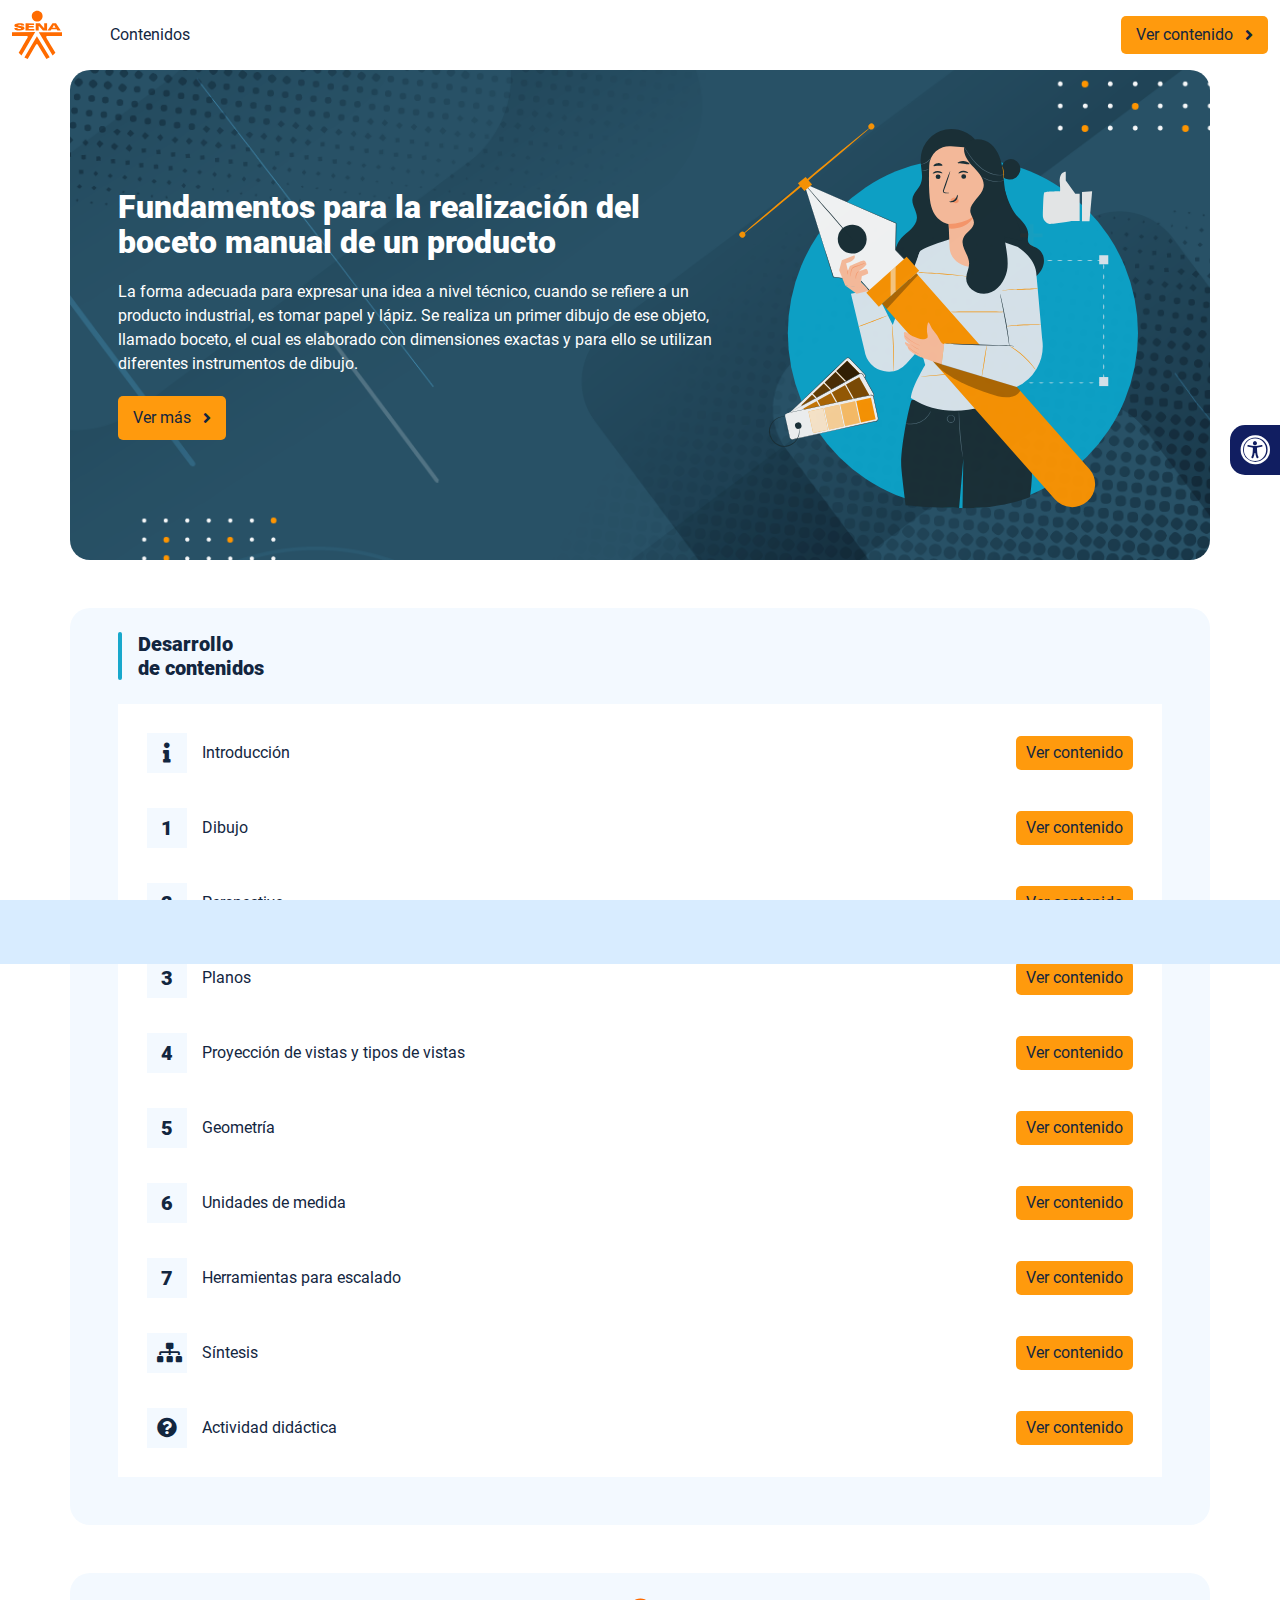
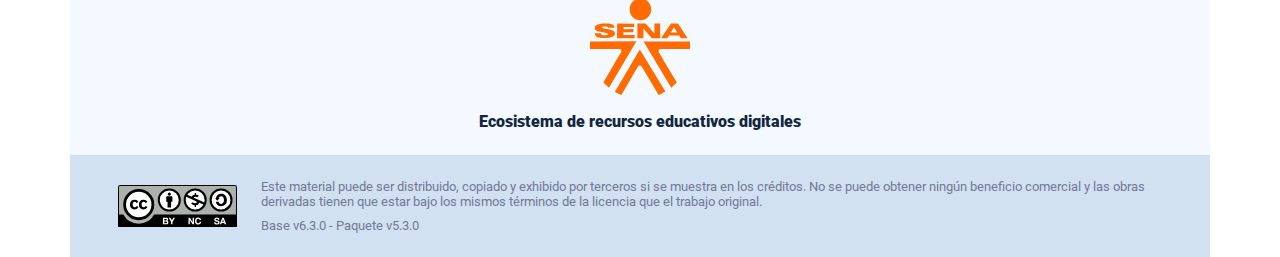
<file: index.html>
<!DOCTYPE html><html lang=""><head><meta charset="utf-8"><meta http-equiv="X-UA-Compatible" content="IE=edge"><meta name="viewport" content="width=device-width,initial-scale=1"><link rel="icon" href="favicon.ico"><title>Fundamentos para la realización del boceto manual de un producto</title><link href="css/chunk-0c047e41.3babef71.css" rel="prefetch"><link href="css/chunk-25b302c8.3babef71.css" rel="prefetch"><link href="css/chunk-26fc7596.3babef71.css" rel="prefetch"><link href="css/chunk-2d2747e2.3babef71.css" rel="prefetch"><link href="css/chunk-32334cb6.3babef71.css" rel="prefetch"><link href="css/chunk-3c57cd7b.3babef71.css" rel="prefetch"><link href="css/chunk-4f2d402a.3babef71.css" rel="prefetch"><link href="css/chunk-4fde0a08.14d1f3e8.css" rel="prefetch"><link href="css/chunk-515a8379.1b4af5c8.css" rel="prefetch"><link href="css/chunk-59974754.cfb22d1f.css" rel="prefetch"><link href="css/chunk-6e1e538a.126808df.css" rel="prefetch"><link href="css/chunk-766a929b.eaa0cee3.css" rel="prefetch"><link href="css/chunk-f2df7d2c.3babef71.css" rel="prefetch"><link href="css/comple.db2c3d8b.css" rel="prefetch"><link href="css/creditos.0af00d13.css" rel="prefetch"><link href="css/glosario.84c3882f.css" rel="prefetch"><link href="css/referencias.764d7099.css" rel="prefetch"><link href="css/tema1.483933c0.css" rel="prefetch"><link href="css/tema2.fba9b3b0.css" rel="prefetch"><link href="css/tema3.cbaf0793.css" rel="prefetch"><link href="css/tema4.50b21d11.css" rel="prefetch"><link href="css/tema5.b024e1a3.css" rel="prefetch"><link href="css/tema6.cbaf0793.css" rel="prefetch"><link href="css/tema7.cbaf0793.css" rel="prefetch"><link href="js/actividad.0b2fd271.js" rel="prefetch"><link href="js/chunk-0206bfa0.a278e582.js" rel="prefetch"><link href="js/chunk-0c047e41.9dab790d.js" rel="prefetch"><link href="js/chunk-13a6037e.81eda5eb.js" rel="prefetch"><link href="js/chunk-18f95272.7a57d180.js" rel="prefetch"><link href="js/chunk-25b302c8.c0c96807.js" rel="prefetch"><link href="js/chunk-26fc7596.72ac93ab.js" rel="prefetch"><link href="js/chunk-2c06842c.fb99932f.js" rel="prefetch"><link href="js/chunk-2d0e96ec.5df2f04d.js" rel="prefetch"><link href="js/chunk-2d208d90.cd091006.js" rel="prefetch"><link href="js/chunk-2d21d0e2.e3102ef0.js" rel="prefetch"><link href="js/chunk-2d22c123.07fa3afa.js" rel="prefetch"><link href="js/chunk-2d2747e2.830388c1.js" rel="prefetch"><link href="js/chunk-2e80bb9a.16424b70.js" rel="prefetch"><link href="js/chunk-319206de.612f074e.js" rel="prefetch"><link href="js/chunk-32334cb6.440e7537.js" rel="prefetch"><link href="js/chunk-3c57cd7b.415a152e.js" rel="prefetch"><link href="js/chunk-3d6834f6.de0dd853.js" rel="prefetch"><link href="js/chunk-4cdd78c0.57da21f4.js" rel="prefetch"><link href="js/chunk-4f2d402a.cce421b8.js" rel="prefetch"><link href="js/chunk-4fde0a08.42f6160f.js" rel="prefetch"><link href="js/chunk-515a8379.3dc189c9.js" rel="prefetch"><link href="js/chunk-53ccb27e.2eb129e7.js" rel="prefetch"><link href="js/chunk-55d286b8.761dc6b8.js" rel="prefetch"><link href="js/chunk-59974754.10e91e45.js" rel="prefetch"><link href="js/chunk-6e1e538a.b8da87ec.js" rel="prefetch"><link href="js/chunk-766a929b.b7bdd6eb.js" rel="prefetch"><link href="js/chunk-c796899c.fdb738a9.js" rel="prefetch"><link href="js/chunk-e8a7823a.c1f222d4.js" rel="prefetch"><link href="js/chunk-f2df7d2c.156dfe57.js" rel="prefetch"><link href="js/chunk-fde47172.7234b9b3.js" rel="prefetch"><link href="js/comple.05857291.js" rel="prefetch"><link href="js/creditos.123db9e8.js" rel="prefetch"><link href="js/glosario.9222774e.js" rel="prefetch"><link href="js/intro.16d06a50.js" rel="prefetch"><link href="js/referencias.355b9fe3.js" rel="prefetch"><link href="js/sintesis.78fd11ab.js" rel="prefetch"><link href="js/tema1.17b54c2b.js" rel="prefetch"><link href="js/tema2.2c1e40ed.js" rel="prefetch"><link href="js/tema3.60c05b5d.js" rel="prefetch"><link href="js/tema4.02304f9b.js" rel="prefetch"><link href="js/tema5.3ccc110e.js" rel="prefetch"><link href="js/tema6.7147f717.js" rel="prefetch"><link href="js/tema7.89b20ec1.js" rel="prefetch"><link href="css/app.c1b25913.css" rel="preload" as="style"><link href="css/chunk-vendors.6be3be82.css" rel="preload" as="style"><link href="js/app.80554de2.js" rel="preload" as="script"><link href="js/chunk-vendors.1e28bfe7.js" rel="preload" as="script"><link href="css/chunk-vendors.6be3be82.css" rel="stylesheet"><link href="css/app.c1b25913.css" rel="stylesheet"></head><body><noscript><strong>We're sorry but Fundamentos para la realización del boceto manual de un producto doesn't work properly without JavaScript enabled. Please enable it to continue.</strong></noscript><div id="app"></div><script src="js/chunk-vendors.1e28bfe7.js"></script><script src="js/app.80554de2.js"></script></body></html>
</file>
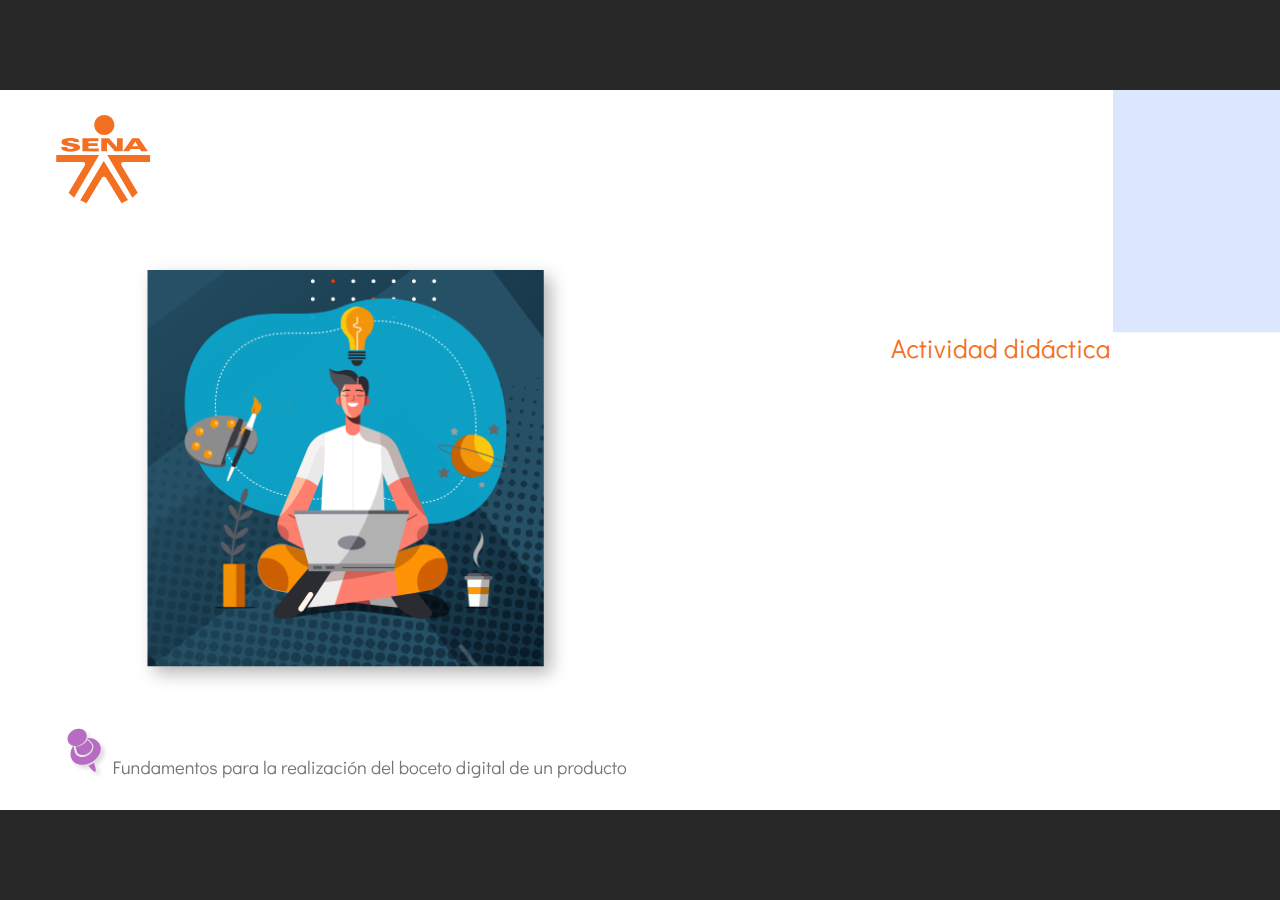
<file: actividades/story.html>
﻿<!doctype html>
<html lang="es">
<head>
  <meta charset="utf-8">
  <!-- Creado con Storyline 360 - http://www.articulate.com  -->
  <!-- version: 3.78.30747.0 -->
  <title>Actividad did&#225;ctica</title>
  <meta http-equiv="x-ua-compatible" content="IE=edge"/>
  <meta name="viewport" content="width=device-width,initial-scale=1,user-scalable=no,shrink-to-fit=no,minimal-ui"/>
  <meta name="apple-mobile-web-app-capable" content="yes"/>
  <style>
    html, body { height: 100%; padding: 0; margin: 0 }
    #app { height: 100%; width: 100%; }
  </style>

  <script>
    window.DS = {};
    window.globals = {
      DATA_PATH_BASE: '',
      HAS_FRAME: true,
      HAS_SLIDE: true,

      lmsPresent: false,
      tinCanPresent: false,
      cmi5Present: false,
      aoSupport: false,
      scale: 'noscale',
      captureRc: false,
      browserSize: 'optimal',
      bgColor: '#282828',
      features: 'AccessibleVideo,BgAudioBlip,ConnectionMessages,DropIn1,DropIn2,DropIn3,FullScreenToggle,LayerPresentAsDialog,MultipleQuizTracking,PlayerSpeedControl,StreamingVideo,UpdatedThemeEditor,UseAudioElement,VideoSync',
      themeName: 'unified',
      preloaderColor: '#FFFFFF',
      suppressAnalytics: false,
      productChannel: 'stable',
      publishSource: 'storyline',
      aid: 'aid|0a81cd5b-d577-495d-b73e-8ab8eb57835c',
      cid: 'dd904f4e-75a6-4abc-b8b2-a0ba0a68c410',
      playerVersion: '3.78.30747.0',
      publishTimestamp: '2023-08-11T21:54:01.6015083Z',
      maxIosVideoElements: 10,
      connectionSettings: { message: 'Est%C3%A1s%20fuera%20de%20l%C3%ADnea.%20Tratando%20de%20reconectar...', useDarkTheme: false, mode: 'disabled' },

      
      parseParams: function(qs) {
        if (window.globals.parsedParams != null) {
          return window.globals.parsedParams;
        }
        qs = (qs || window.location.search.substr(1)).split('+').join(' ');
        var params = {},
            tokens,
            re = /[?&]?([^=]+)=([^&]*)/g;

        while (tokens = re.exec(qs)) {
          params[decodeURIComponent(tokens[1]).trim()] =
            decodeURIComponent(tokens[2]).trim();
        }
        window.globals.parsedParams = params;
        return params;
      }

    };
  </script>
  <script>
    var isIe11 = ('ActiveXObject' in window || window.MSBlobBuilder != null)
      && window.msCrypto != null && !window.ActiveXObject;
    if (isIe11) {
      window.globals.unsupportedBrowser = true;
      document.write(atob('[base64]'));
    }
  </script>
  
  <script>window.THREE = { };</script>
  
</head>
<body style="background: #282828" class="cs-HTML theme-unified">
  <!-- 360 -->
  <script>!function(){var e,i=/iPhone/i,o=/iPod/i,n=/iPad/i,t=/\biOS-universal(?:.+)Mac\b/i,r=/\bAndroid(?:.+)Mobile\b/i,a=/Android/i,d=/(?:SD4930UR|\bSilk(?:.+)Mobile\b)/i,p=/Silk/i,l=/Windows Phone/i,u=/\bWindows(?:.+)ARM\b/i,b=/BlackBerry/i,s=/BB10/i,c=/Opera Mini/i,f=/\b(CriOS|Chrome)(?:.+)Mobile/i,h=/Mobile(?:.+)Firefox\b/i,v=function(e){return void 0!==e&&"MacIntel"===e.platform&&"number"==typeof e.maxTouchPoints&&e.maxTouchPoints>1&&"undefined"==typeof MSStream};e=function(e){var m={userAgent:"",platform:"",maxTouchPoints:0};e||"undefined"==typeof navigator?"string"==typeof e?m.userAgent=e:e&&e.userAgent&&(m={userAgent:e.userAgent,platform:e.platform,maxTouchPoints:e.maxTouchPoints||0}):m={userAgent:navigator.userAgent,platform:navigator.platform,maxTouchPoints:navigator.maxTouchPoints||0};var g=m.userAgent,y=g.split("[FBAN");void 0!==y[1]&&(g=y[0]),void 0!==(y=g.split("Twitter"))[1]&&(g=y[0]);var A=function(e){return function(i){return i.test(e)}}(g),w={apple:{phone:A(i)&&!A(l),ipod:A(o),tablet:!A(i)&&(A(n)||v(m))&&!A(l),universal:A(t),device:(A(i)||A(o)||A(n)||A(t)||v(m))&&!A(l)},amazon:{phone:A(d),tablet:!A(d)&&A(p),device:A(d)||A(p)},android:{phone:!A(l)&&A(d)||!A(l)&&A(r),tablet:!A(l)&&!A(d)&&!A(r)&&(A(p)||A(a)),device:!A(l)&&(A(d)||A(p)||A(r)||A(a))||A(/\bokhttp\b/i)},windows:{phone:A(l),tablet:A(u),device:A(l)||A(u)},other:{blackberry:A(b),blackberry10:A(s),opera:A(c),firefox:A(h),chrome:A(f),device:A(b)||A(s)||A(c)||A(h)||A(f)},any:!1,phone:!1,tablet:!1};return w.any=w.apple.device||w.android.device||w.windows.device||w.other.device,w.phone=w.apple.phone||w.android.phone||w.windows.phone,w.tablet=w.apple.tablet||w.android.tablet||w.windows.tablet,w}(),"object"==typeof exports&&"undefined"!=typeof module?module.exports=e:"function"==typeof define&&define.amd?define((function(){return e})):this.isMobile=e}();
    window.isMobile.apple.tablet = window.isMobile.apple.tablet ||
      (navigator.platform === 'MacIntel' && navigator.maxTouchPoints > 1);
    window.isMobile.apple.device = window.isMobile.apple.device || window.isMobile.apple.tablet;
    window.isMobile.tablet = window.isMobile.tablet || window.isMobile.apple.tablet;
    window.isMobile.any = window.isMobile.any || window.isMobile.apple.tablet;
  </script>

  <div id="focus-sink" tabindex="-1"></div>

  <div id="preso"></div>
  <script>
    (function() {

      var classTypes = [ 'desktop', 'mobile', 'phone', 'tablet' ];

      var addDeviceClasses = function(prefix, testObj) {
        var curr, i;
        for (i = 0; i < classTypes.length; i++) {
          curr = classTypes[i];
          if (testObj[curr]) {
            document.body.classList.add(prefix + curr);
          }
        }
      };

      var params = window.globals.parseParams(),
          isDevicePreview = params.devicepreview === '1',
          isPhoneOverride = params.deviceType === 'phone' || (isDevicePreview && params.phone == '1'),
          isTabletOverride = (params.deviceType === 'tablet' || isDevicePreview) && !isPhoneOverride,
          isMobileOverride = isPhoneOverride || isTabletOverride;

      var deviceView = {
        desktop: !window.isMobile.any && !isMobileOverride,
        mobile: window.isMobile.any || isMobileOverride,
        phone: isPhoneOverride || (window.isMobile.phone && !isTabletOverride),
        tablet: isTabletOverride || window.isMobile.tablet
      };

      window.globals.deviceView = deviceView;
      window.isMobile.desktop = !window.isMobile.any;
      window.isMobile.mobile = window.isMobile.any;

      addDeviceClasses('view-', deviceView);

    })();
  </script>
  
  <script src='story_content/user.js' type=text/javascript></script>
  <div class="slide-loader"></div>

  <script>
    var doc = document, loader = doc.body.querySelector('.slide-loader'); [ 1, 2, 3 ].forEach(function(n) { var d = doc.createElement('div'); d.style.backgroundColor = window.globals.preloaderColor; d.classList.add('mobile-loader-dot'); d.classList.add('dot' + n); loader.appendChild(d); });
  </script>

  <div class="mobile-load-title-overlay" style="display: none">
    <div class="mobile-load-title">Actividad did&#225;ctica</div>
  </div>

  <div class="mobile-chrome-warning"></div>

  
<style>
  .warn-connection-dialog {
    display: none;
    background: transparent;
    pointer-events: none;
    position: fixed;
    left: 0;
    top: 0;
    width: 100%;
    height: 100%;
    z-index: 999;
  }

  .warn-connection-content {
    border-radius: 4px;
    background: white;
    border: 1px solid #E7E7E7;
    color: #333333;
    box-shadow: 0 2px 4px rgba(0, 0, 0, 0.25);
    transition: all 150ms ease-out;
    position: absolute;
    white-space: nowrap;
  }

  .view-phone.is-landscape .warn-connection-content {
    left: 23px;
    bottom: 23px;
  }

  .view-tablet.is-landscape .warn-connection-content {
    left: 50%;
    top: 20px;
    transform: translateX(-50%);
  }

  .is-portrait .warn-connection-content {
    transform: translate(-50%, calc(-100% - 15px));
  }

  .warn-connection-content p {
    display: inline-block;
    margin: 0 8px 0 0;
    line-height: 33px;
    font-size: 11px;
  }

  .warn-connection-content svg {
    position: relative;
    vertical-align: middle;
    margin: 0 2px 2px 8px;
  }

  .view-desktop .warn-connection-content {
    left: 1.5em;
    bottom: 1.5em;
  }

  .view-desktop .warn-connection-content p {
    font-size: 1.1em;
  }

  .is-offline .warn-connection-dialog {
    display: block;
  }

  .is-offline .cs-panel * {
    pointer-events: none !important;
  }

  .is-offline .cs-panel {
    pointer-events: all !important;
  }

  .is-offline #nav-controls * {
    pointer-events: none !important;
  }

  .is-offline #nav-controls {
    pointer-events: all !important;
  }
</style>

<div class="warn-connection-dialog">
  <div class="warn-connection-content">
    <svg width="17" height="15" viewBox="0 0 17 15" xmlns="http://www.w3.org/2000/svg">
      <path fill="#8F0000" stroke="white" d="M16.07,12.98 L15.88,12.23 L9.51,1.21 C8.97,0.26,7.6,0.26,7.06,1.21 L0.69,12.23 C0.15,13.16,0.81,14.36,1.91,14.36 H14.65 C15.47,14.36,16.05,13.7,16.07,12.98 Z"/>
      <path fill="white" stroke="white" d="M8.58,5.5 C8.35,5.28,8.5,5.35,8.21,5.32 C8.09,5.35,7.97,5.49,7.96,5.67 C7.97,5.79,7.98,5.92,7.98,6.04 L7.98,6.04 C7.99,6.17,8,6.31,8.01,6.43 L8.01,6.44 C8.03,6.92,8.06,7.41,8.09,7.9 L8.09,7.9 C8.12,8.39,8.14,8.88,8.17,9.37 C8.17,9.39,8.18,9.42,8.2,9.44 C8.23,9.46,8.25,9.47,8.28,9.47 C8.31,9.47,8.34,9.46,8.35,9.44 C8.37,9.43,8.38,9.4,8.39,9.35 L8.39,9.34 C8.39,9.24,8.4,9.15,8.4,9.05 L8.4,9.05 C8.41,8.96,8.41,8.86,8.42,8.75 C8.43,8.44,8.45,8.12,8.47,7.81 L8.47,7.81 C8.49,7.49,8.51,7.18,8.53,6.87 C8.55,6.46,8.56,6.05,8.59,5.64 L8.6,5.62 C8.6,5.57,8.59,5.53,8.58,5.5 L8.21,5.32 Z"/>
      <circle fill="white" stroke="white" cx="8.3" cy="11.35" r="0.3"/>
    </svg>
    <p>You are offline. Trying to reconnect...</p>
  </div>
</div>

<script>
  (function() {
    window.DS.connection = {
      warningShown: false,
      assets: {},
      loadingAssetGroup: false,
      retryDelay: 500
    };

    var connectionSettings = window.globals.connectionSettings || {};

    // The `window.globals.features` variable must be set in `webpack.dev.config` when testing locally - it is not enough
    // to have it in the data - but it must be set there as well.
    var useConnectionMessages = window.AbortController != null &&
      window.location.protocol != 'file:' &&
      window.globals.features.indexOf('ConnectionMessages') != -1 &&
      connectionSettings.mode === 'normal';

    window.DS.connection.useConnectionMessages = useConnectionMessages

    var assetCount = 0;
    var checkLoadedId;


    if (useConnectionMessages && connectionSettings != null) {
      var contentEl = document.querySelector('.warn-connection-content');
      var messageEl = contentEl.querySelector('p')

      if (connectionSettings.useDarkTheme) {
        contentEl.style.borderColor = '#BABBBA';
        contentEl.style.backgroundColor = '#282828';
        contentEl.style.color = '#FFFFFF';
      }

      if (connectionSettings.message != null) {
        messageEl.textContent = window.decodeURIComponent(connectionSettings.message);
      }
    }

    function checkAssetsReady() {
      for (var i in DS.connection.assets) {
        if (!DS.connection.assets[i].success) {
          return false;
        }
      }
      return true;
    }

    function stopAssetGroup() {
      if (!useConnectionMessages) { return; }

      assetCount = 0;

      DS.connection.oldAssetGroup = DS.connection.assets;
      DS.connection.assets = {};
      DS.connection.loadingAssetGroup = false;
      clearInterval(checkLoadedId);
    }

    function startAssetGroup() {
      if (!useConnectionMessages) { return; }
      var ticks = 0;
      clearInterval(checkLoadedId);
      checkLoadedId = setInterval(function() {
        var loaded = 0;
        if (assetCount === 0 && loaded === 0) {
          clearInterval(checkLoadedId);
          return;
        }

        for (var i in DS.connection.assets) {
          if (DS.connection.assets[i].success) {
            loaded++;
          }
        }

        if (assetCount === loaded && checkAssetsReady()) {
          for (var i in DS.connection.assets) {
            if (DS.connection.assets[i].action) {
              DS.connection.assets[i].action();
            }
          }
          hideWarning();
          stopAssetGroup();
        }
      }, 100)
    }

    function requiredAsset(url, action, retry, type) {
      if (!useConnectionMessages) { return; }
      if (DS.connection.assets[url]) { return; }

      DS.connection.assets[url] = {
        success: false, action: action, retry: retry, type: type
      };
      assetCount = Object.keys(DS.connection.assets).length;
      if (!DS.connection.loadingAssetGroup) {
        startAssetGroup();
      }
      DS.connection.loadingAssetGroup = true;
    }

    function assetLoaded(url) {
      if (!useConnectionMessages) { return; }
      if (DS.connection.assets[url]) {
        DS.connection.assets[url].success = true;
      }
    }

    function assetFailed(url) {
      if (!useConnectionMessages) { return; }
      if (!DS.connection.assets[url]) {
        if (/\.js$/.test(url) && url.indexOf('transcripts') === -1) {
          setTimeout(function() {
            if (DS.connection.lastSlideLoaded != null) {
              DS.connection.lastSlideLoaded();
            }
          }, DS.connection.retryDelay);
        }
        return;
      }
      if (!DS.connection.warningShown) { showWarning(); }
      if (DS.connection.assets[url].retry) {
        setTimeout(function() {
          if (!DS.connection.assets[url].success) {
            DS.connection.assets[url].retry()
          }
        }, DS.connection.retryDelay);
      }
    }

    function hideWarning() {
      document.body.classList.remove('is-offline');
      DS.connection.warningShown = false;
    }
    DS.connection.hideWarning = hideWarning

    function showWarning(btn) {
      document.body.classList.add('is-offline')
      DS.connection.warningShown = true;
      updateWarningPosition();
    }

    function updateWarningPosition() {
      if (!DS.connection.warningShown) {
        return;
      }

      var isPortrait = document.body.classList.contains('is-portrait');
      var warningEl = document.querySelector('.warn-connection-content');

      if (isPortrait) {
        var slide = document.querySelector('.primary-slide');
        var slideRect = slide.getBoundingClientRect();

        warningEl.style.top = `${slideRect.top}px`
        warningEl.style.left = `${slideRect.left + slideRect.width / 2}px`
      } else {
        warningEl.style.top = null;
        warningEl.style.left = null;
      }

      window.requestAnimationFrame(updateWarningPosition);
    }

    // these will all be noops if the feature flag isn't set in
    // the data and `window.globals.features`
    DS.connection.requiredAsset = requiredAsset;
    DS.connection.assetLoaded = assetLoaded;
    DS.connection.assetFailed = assetFailed;
    DS.connection.stopAssetGroup = stopAssetGroup;
    DS.connection.startAssetGroup = startAssetGroup;
  })();
</script>


  <script>
    
    if (window.autoSpider && window.vInterfaceObject) {
      document.querySelector('.mobile-load-title-overlay').style.display = 'none';
    }
  </script>

  

  <link rel="stylesheet" href="html5/data/css/output.min.css" data-noprefix/>
</body>
<script src="html5/lib/scripts/bootstrapper.min.js"></script>
</html>
</file>
<file: css/chunk-0c047e41.3babef71.css>
.actividad[data-v-22adfd6b]{background-color:#f2f2f2}.horizontal-scroll__wrapper[data-v-22adfd6b]{overflow:hidden}.horizontal-scroll[data-v-22adfd6b]{display:flex;transition:transform .5s ease-in-out;align-items:center;flex-wrap:nowrap}.horizontal-scroll[data-v-22adfd6b]:not(.row){width:100%}.horizontal-scroll--item-fw[data-v-22adfd6b]>div{flex-grow:0;flex-shrink:0;width:100%;margin:0!important}
</file>
<file: css/chunk-25b302c8.3babef71.css>
.actividad[data-v-22adfd6b]{background-color:#f2f2f2}.horizontal-scroll__wrapper[data-v-22adfd6b]{overflow:hidden}.horizontal-scroll[data-v-22adfd6b]{display:flex;transition:transform .5s ease-in-out;align-items:center;flex-wrap:nowrap}.horizontal-scroll[data-v-22adfd6b]:not(.row){width:100%}.horizontal-scroll--item-fw[data-v-22adfd6b]>div{flex-grow:0;flex-shrink:0;width:100%;margin:0!important}
</file>
<file: css/chunk-26fc7596.3babef71.css>
.actividad[data-v-22adfd6b]{background-color:#f2f2f2}.horizontal-scroll__wrapper[data-v-22adfd6b]{overflow:hidden}.horizontal-scroll[data-v-22adfd6b]{display:flex;transition:transform .5s ease-in-out;align-items:center;flex-wrap:nowrap}.horizontal-scroll[data-v-22adfd6b]:not(.row){width:100%}.horizontal-scroll--item-fw[data-v-22adfd6b]>div{flex-grow:0;flex-shrink:0;width:100%;margin:0!important}
</file>
<file: css/chunk-2d2747e2.3babef71.css>
.actividad[data-v-22adfd6b]{background-color:#f2f2f2}.horizontal-scroll__wrapper[data-v-22adfd6b]{overflow:hidden}.horizontal-scroll[data-v-22adfd6b]{display:flex;transition:transform .5s ease-in-out;align-items:center;flex-wrap:nowrap}.horizontal-scroll[data-v-22adfd6b]:not(.row){width:100%}.horizontal-scroll--item-fw[data-v-22adfd6b]>div{flex-grow:0;flex-shrink:0;width:100%;margin:0!important}
</file>
<file: css/chunk-32334cb6.3babef71.css>
.actividad[data-v-22adfd6b]{background-color:#f2f2f2}.horizontal-scroll__wrapper[data-v-22adfd6b]{overflow:hidden}.horizontal-scroll[data-v-22adfd6b]{display:flex;transition:transform .5s ease-in-out;align-items:center;flex-wrap:nowrap}.horizontal-scroll[data-v-22adfd6b]:not(.row){width:100%}.horizontal-scroll--item-fw[data-v-22adfd6b]>div{flex-grow:0;flex-shrink:0;width:100%;margin:0!important}
</file>
<file: css/chunk-3c57cd7b.3babef71.css>
.actividad[data-v-22adfd6b]{background-color:#f2f2f2}.horizontal-scroll__wrapper[data-v-22adfd6b]{overflow:hidden}.horizontal-scroll[data-v-22adfd6b]{display:flex;transition:transform .5s ease-in-out;align-items:center;flex-wrap:nowrap}.horizontal-scroll[data-v-22adfd6b]:not(.row){width:100%}.horizontal-scroll--item-fw[data-v-22adfd6b]>div{flex-grow:0;flex-shrink:0;width:100%;margin:0!important}
</file>
<file: css/chunk-4f2d402a.3babef71.css>
.actividad[data-v-22adfd6b]{background-color:#f2f2f2}.horizontal-scroll__wrapper[data-v-22adfd6b]{overflow:hidden}.horizontal-scroll[data-v-22adfd6b]{display:flex;transition:transform .5s ease-in-out;align-items:center;flex-wrap:nowrap}.horizontal-scroll[data-v-22adfd6b]:not(.row){width:100%}.horizontal-scroll--item-fw[data-v-22adfd6b]>div{flex-grow:0;flex-shrink:0;width:100%;margin:0!important}
</file>
<file: css/chunk-4fde0a08.14d1f3e8.css>
.actividad[data-v-a108b06a]{background-color:#f2f2f2}.header[data-v-a108b06a]{position:sticky;top:0;padding-top:10px;padding-bottom:10px;background-color:#fff;z-index:10010;line-height:1.1em}.header__logo[data-v-a108b06a]{width:50px}@media (max-width:576px){.header__componente-formativo[data-v-a108b06a]{font-size:.8em}}.header__menu[data-v-a108b06a]{cursor:pointer}.header__menu span[data-v-a108b06a]{font-size:.7em;display:block;line-height:1em;text-align:center;color:#111e61}.header__menu__btn[data-v-a108b06a]{width:30px;height:30px;position:relative;margin-bottom:4px}.header__menu__btn .line-1[data-v-a108b06a],.header__menu__btn .line-2[data-v-a108b06a],.header__menu__btn .line-3[data-v-a108b06a]{height:4px;width:30px;background-color:#111e61;transform-origin:center center;position:absolute;left:0;border-radius:2px}.header__menu__btn .line-1[data-v-a108b06a]{top:4px;-webkit-animation:line-1-inactive-data-v-a108b06a .5s ease-in-out forwards;animation:line-1-inactive-data-v-a108b06a .5s ease-in-out forwards}.header__menu__btn .line-2[data-v-a108b06a]{top:13px;-webkit-animation:line-2-inactive-data-v-a108b06a .5s ease-in-out forwards;animation:line-2-inactive-data-v-a108b06a .5s ease-in-out forwards}.header__menu__btn .line-3[data-v-a108b06a]{top:22px;-webkit-animation:line-3-inactive-data-v-a108b06a .5s ease-in-out forwards;animation:line-3-inactive-data-v-a108b06a .5s ease-in-out forwards}.header__menu__btn[data-v-a108b06a]:hover{cursor:pointer}.header__menu__btn--open .line-1[data-v-a108b06a]{-webkit-animation:line-1-active-data-v-a108b06a .5s ease-in-out forwards;animation:line-1-active-data-v-a108b06a .5s ease-in-out forwards}.header__menu__btn--open .line-2[data-v-a108b06a]{-webkit-animation:line-2-active-data-v-a108b06a .5s ease-in-out forwards;animation:line-2-active-data-v-a108b06a .5s ease-in-out forwards}.header__menu__btn--open .line-3[data-v-a108b06a]{-webkit-animation:line-3-active-data-v-a108b06a .5s ease-in-out forwards;animation:line-3-active-data-v-a108b06a .5s ease-in-out forwards}@-webkit-keyframes line-1-active-data-v-a108b06a{0%{transform:translate(0) rotate(0)}50%{transform:translateY(9px) rotate(0)}to{transform:translateY(9px) rotate(45deg)}}@keyframes line-1-active-data-v-a108b06a{0%{transform:translate(0) rotate(0)}50%{transform:translateY(9px) rotate(0)}to{transform:translateY(9px) rotate(45deg)}}@-webkit-keyframes line-2-active-data-v-a108b06a{0%{transform:scale(1)}to{transform:scale(0)}}@keyframes line-2-active-data-v-a108b06a{0%{transform:scale(1)}to{transform:scale(0)}}@-webkit-keyframes line-3-active-data-v-a108b06a{0%{transform:translate(0) rotate(0)}50%{transform:translateY(-9px) rotate(0)}to{transform:translateY(-9px) rotate(-45deg)}}@keyframes line-3-active-data-v-a108b06a{0%{transform:translate(0) rotate(0)}50%{transform:translateY(-9px) rotate(0)}to{transform:translateY(-9px) rotate(-45deg)}}@-webkit-keyframes line-1-inactive-data-v-a108b06a{0%{transform:translateY(9px) rotate(45deg)}50%{transform:translateY(9px) rotate(0)}to{transform:translate(0) rotate(0)}}@keyframes line-1-inactive-data-v-a108b06a{0%{transform:translateY(9px) rotate(45deg)}50%{transform:translateY(9px) rotate(0)}to{transform:translate(0) rotate(0)}}@-webkit-keyframes line-2-inactive-data-v-a108b06a{0%{transform:scale(0)}to{transform:scale(1)}}@keyframes line-2-inactive-data-v-a108b06a{0%{transform:scale(0)}to{transform:scale(1)}}@-webkit-keyframes line-3-inactive-data-v-a108b06a{0%{transform:translateY(-9px) rotate(-45deg)}50%{transform:translateY(-9px) rotate(0)}to{transform:translate(0) rotate(0)}}@keyframes line-3-inactive-data-v-a108b06a{0%{transform:translateY(-9px) rotate(-45deg)}50%{transform:translateY(-9px) rotate(0)}to{transform:translate(0) rotate(0)}}
</file>
<file: css/chunk-515a8379.1b4af5c8.css>
.actividad{background-color:#f2f2f2}.banner-interno{position:relative}.banner-interno__fondo{position:absolute;top:0;bottom:-50px;left:0;right:0;background-color:#5c7580;background-size:cover;background-position:50%}.banner-interno__titulo{display:flex;align-items:center}.banner-interno__titulo__icono{display:block;width:32px;height:32px;border-radius:50%;background-color:#fff;position:relative}.banner-interno__titulo__icono i{color:#5c7580;position:absolute;left:50%;top:50%;transform:translate(-50%,-50%)}.banner-interno__titulo h1,.banner-interno__titulo h2,.banner-interno__titulo h3,.banner-interno__titulo h4,.banner-interno__titulo h5,.banner-interno__titulo h6{color:#fff;line-height:1.1em}
</file>
<file: css/chunk-59974754.cfb22d1f.css>
.actividad{background-color:#f2f2f2}.aside-menu{position:sticky;top:70px;flex:0 0 0;width:0;min-height:calc(100vh - 70px);max-height:calc(100vh - 70px);background-color:#f3f9ff;transition:flex .5s ease-in-out,width .5s ease-in-out;overflow-x:hidden;z-index:100001}.aside-menu a{color:#111e61}.aside-menu--open{flex:0 0 300px;width:300px}.aside-menu__content{width:300px;display:flex;flex-direction:column;justify-content:space-between;min-height:calc(100vh - 70px);max-height:calc(100vh - 70px);border-right:1px solid #d8ecff}@media (max-height:800px){.aside-menu__content{min-height:800px;max-height:800px;overflow-y:auto}}.aside-menu__header{padding:10px;text-align:center;background-color:#d8ecff}.aside-menu__header h4{margin:0}.aside-menu__menu{overflow-y:auto;flex-grow:1;list-style:none;padding-left:0;margin-bottom:0}.aside-menu__menu__item--active .aside-menu__menu__item__lnk,.aside-menu__menu__item--active .aside-menu__sec-menu__item__lnk{background-color:#d8ecff;font-weight:700}.aside-menu__menu__item--sub-menu:hover,.aside-menu__menu__item:hover,.aside-menu__sec-menu__item:hover{background-color:#d8ecff}.aside-menu__menu__item--sub-menu{padding-left:10px}.aside-menu__menu__item--sub-menu--active .aside-menu__menu__item__lnk,.aside-menu__menu__item--sub-menu--active .aside-menu__sec-menu__item__lnk{background-color:#d8ecff;font-weight:700;position:relative}.aside-menu__menu__item--sub-menu--active .aside-menu__menu__item__lnk:before,.aside-menu__menu__item--sub-menu--active .aside-menu__sec-menu__item__lnk:before{content:"";display:block;position:absolute;left:0;bottom:0;top:0;width:4px;border-radius:2px;background-color:#18a8cc}.aside-menu__menu__item__lnk,.aside-menu__sec-menu__item__lnk{display:flex;align-items:center;padding:10px 15px;line-height:1.1em}.aside-menu__menu__item__lnk i,.aside-menu__menu__item__lnk span,.aside-menu__sec-menu__item__lnk i,.aside-menu__sec-menu__item__lnk span{margin-right:10px}.aside-menu__menu__item__lnk i:last-child,.aside-menu__menu__item__lnk span:last-child,.aside-menu__sec-menu__item__lnk i:last-child,.aside-menu__sec-menu__item__lnk span:last-child{margin-right:0}.aside-menu__sec-menu{background-color:#d8ecff;padding:10px 0;flex-shrink:0;margin-bottom:0}.aside-menu__sec-menu__item{padding:10px 15px}.aside-menu__sec-menu__item__lnk{padding:0;border-radius:1em}.aside-menu__sec-menu__item__lnk i{display:block;width:2em;height:2em;padding:.5em 0;text-align:center;background-color:#fff;border-radius:50%}.aside-menu__sec-menu__item__lnk:hover{background-color:#fff}@media (max-width:992px){.aside-menu{position:fixed;top:70px}}@media (max-width:576px){.aside-menu__sec-menu{padding-bottom:110px}}
</file>
<file: css/chunk-6e1e538a.126808df.css>
.actividad[data-v-4f6b7c58]{background-color:#f2f2f2}.accesibilidad[data-v-4f6b7c58]{position:fixed;right:0;top:50vh;height:50px;background-color:#111e61;border-top-left-radius:15px;border-bottom-left-radius:15px;transform:translateY(-50%) translateX(100%) translateX(-50px);overflow:hidden;transition:transform .3s ease-in-out,height .3s ease-in-out}.accesibilidad[data-v-4f6b7c58]:hover{transform:translateY(-50%) translateX(0);height:12.75rem}.accesibilidad [data-v-4f6b7c58]{color:#fff}.accesibilidad__menu__content .accesibilidad__menu__item[data-v-4f6b7c58]{cursor:pointer}.accesibilidad__menu__content .accesibilidad__menu__item[data-v-4f6b7c58]:hover{background-color:#273685}.accesibilidad__menu__content .accesibilidad__menu__item[data-v-4f6b7c58]:last-child{border:none}.accesibilidad__menu__item[data-v-4f6b7c58]{display:flex;align-items:center;padding:10px;border-bottom:1px solid #273685;line-height:1em;-webkit-user-select:none;-moz-user-select:none;-ms-user-select:none;user-select:none}.accesibilidad__menu i[data-v-4f6b7c58]{font-size:30px;font-style:normal;margin-right:10px;line-height:1em}.accesibilidad__menu img[data-v-4f6b7c58]{width:30px;margin-right:10px}
</file>
<file: css/chunk-766a929b.eaa0cee3.css>
.actividad{background-color:#f2f2f2}.barra-avance{display:flex;align-items:center;justify-content:space-between;position:fixed;bottom:0;left:0;width:100%;padding:10px;background-color:#d8ecff;transition:transform .5s ease-in-out;z-index:100000}.barra-avance__barra{margin:0 20px;flex:1;position:relative;max-width:800px}.barra-avance__barra--amarilla,.barra-avance__barra--blanca{height:4px}.barra-avance__barra--amarilla:after,.barra-avance__barra--amarilla:before,.barra-avance__barra--blanca:after,.barra-avance__barra--blanca:before{content:"";display:block;width:10px;height:10px;border-radius:50%;position:absolute;top:50%}.barra-avance__barra--amarilla:before,.barra-avance__barra--blanca:before{left:0;transform:translate(-50%,-50%)}.barra-avance__barra--amarilla:after,.barra-avance__barra--blanca:after{right:0;transform:translate(50%,-50%)}.barra-avance__barra--blanca,.barra-avance__barra--blanca:after,.barra-avance__barra--blanca:before{background-color:#fff}.barra-avance__barra--amarilla{position:absolute;width:100%;top:0;background-color:#ff9a0d}.barra-avance__barra--amarilla:after,.barra-avance__barra--amarilla:before{background-color:#ff9a0d}.barra-avance__boton--regresar{background-color:#b0c0d2}.barra-avance__boton--regresar span{color:#111e61!important}.barra-avance__boton--disable{opacity:0;pointer-events:none}.barra-avance--open{transform:translateY(0)}.barra-avance--close{transform:translateY(100%)}
</file>
<file: css/chunk-f2df7d2c.3babef71.css>
.actividad[data-v-22adfd6b]{background-color:#f2f2f2}.horizontal-scroll__wrapper[data-v-22adfd6b]{overflow:hidden}.horizontal-scroll[data-v-22adfd6b]{display:flex;transition:transform .5s ease-in-out;align-items:center;flex-wrap:nowrap}.horizontal-scroll[data-v-22adfd6b]:not(.row){width:100%}.horizontal-scroll--item-fw[data-v-22adfd6b]>div{flex-grow:0;flex-shrink:0;width:100%;margin:0!important}
</file>
<file: css/comple.db2c3d8b.css>
.banner-interno{position:relative}.banner-interno__fondo{position:absolute;top:0;bottom:-50px;left:0;right:0;background-color:#5c7580;background-size:cover;background-position:50%}.banner-interno__titulo{display:flex;align-items:center}.banner-interno__titulo__icono{display:block;width:32px;height:32px;border-radius:50%;background-color:#fff;position:relative}.banner-interno__titulo__icono i{color:#5c7580;position:absolute;left:50%;top:50%;transform:translate(-50%,-50%)}.banner-interno__titulo h1,.banner-interno__titulo h2,.banner-interno__titulo h3,.banner-interno__titulo h4,.banner-interno__titulo h5,.banner-interno__titulo h6{color:#fff;line-height:1.1em}.actividad{background-color:#f2f2f2}.complementario__enlaces{display:flex;justify-content:center;flex-wrap:wrap}.complementario__enlaces a{margin:0 5px}.complementario__btn{font-size:1.5em;line-height:1em}table{width:calc(100% - 1px);min-width:800px}table thead{background-color:#d8ecff}table thead th{border-color:#d8ecff}table td,table th{padding:25px 20px;text-align:center}
</file>
<file: css/creditos.0af00d13.css>
.banner-interno{position:relative}.banner-interno__fondo{position:absolute;top:0;bottom:-50px;left:0;right:0;background-color:#5c7580;background-size:cover;background-position:50%}.banner-interno__titulo{display:flex;align-items:center}.banner-interno__titulo__icono{display:block;width:32px;height:32px;border-radius:50%;background-color:#fff;position:relative}.banner-interno__titulo__icono i{color:#5c7580;position:absolute;left:50%;top:50%;transform:translate(-50%,-50%)}.banner-interno__titulo h1,.banner-interno__titulo h2,.banner-interno__titulo h3,.banner-interno__titulo h4,.banner-interno__titulo h5,.banner-interno__titulo h6{color:#fff;line-height:1.1em}.actividad{background-color:#f2f2f2}.creditos-vista .tarjeta.credito{background-color:#d2e1f1}.creditos{color:#727997;overflow-x:auto}.creditos__item{min-width:490px}.creditos p{line-height:1.3em;margin-bottom:0;color:#727997}.creditos__titulo{font-weight:700;background-color:#d2e1f1;padding:5px 10px;border-top-radius:5px;border-top-left-radius:5px;border-top-right-radius:5px}.creditos table td,.creditos table th{border-color:#d2e1f1}
</file>
<file: css/glosario.84c3882f.css>
.banner-interno{position:relative}.banner-interno__fondo{position:absolute;top:0;bottom:-50px;left:0;right:0;background-color:#5c7580;background-size:cover;background-position:50%}.banner-interno__titulo{display:flex;align-items:center}.banner-interno__titulo__icono{display:block;width:32px;height:32px;border-radius:50%;background-color:#fff;position:relative}.banner-interno__titulo__icono i{color:#5c7580;position:absolute;left:50%;top:50%;transform:translate(-50%,-50%)}.banner-interno__titulo h1,.banner-interno__titulo h2,.banner-interno__titulo h3,.banner-interno__titulo h4,.banner-interno__titulo h5,.banner-interno__titulo h6{color:#fff;line-height:1.1em}.actividad{background-color:#f2f2f2}.glosario__letra-item{display:flex}.glosario__letra-item__texto{padding-top:5px}.glosario__letra-item__letra__icono{width:32px;height:32px;position:relative;line-height:1em;border-radius:50%;background-color:#d2e1f1}.glosario__letra-item__letra__icono span{position:absolute;left:50%;top:50%;transform:translate(-50%,-50%);font-size:1.1em;font-weight:900}
</file>
<file: css/referencias.764d7099.css>
.banner-interno{position:relative}.banner-interno__fondo{position:absolute;top:0;bottom:-50px;left:0;right:0;background-color:#5c7580;background-size:cover;background-position:50%}.banner-interno__titulo{display:flex;align-items:center}.banner-interno__titulo__icono{display:block;width:32px;height:32px;border-radius:50%;background-color:#fff;position:relative}.banner-interno__titulo__icono i{color:#5c7580;position:absolute;left:50%;top:50%;transform:translate(-50%,-50%)}.banner-interno__titulo h1,.banner-interno__titulo h2,.banner-interno__titulo h3,.banner-interno__titulo h4,.banner-interno__titulo h5,.banner-interno__titulo h6{color:#fff;line-height:1.1em}.actividad{background-color:#f2f2f2}.referencias__item:last-child hr{display:none}.referencias__item a{color:#2196f3;text-decoration:underline;overflow-wrap:break-word}
</file>
<file: css/tema1.483933c0.css>
.actividad{background-color:#f2f2f2}.infografia-editada .img-infografica-b__item__dot:before,.infografia-editada .infografica-b__item__dot:after{opacity:1!important}.infografia-editada .img-infografica-b__item{opacity:1!important;transform:scale(2)}.infografia-editada .img-infografica-b__item:hover .img-infografica-b__item__tooltip{display:none}.infografia-editada .img-infografica-b__modal{background-color:#dee5e8}.infografia-editada .img-infografica-b__modal div,.infografia-editada .img-infografica-b__modal h1,.infografia-editada .img-infografica-b__modal h2,.infografia-editada .img-infografica-b__modal h3,.infografia-editada .img-infografica-b__modal h4,.infografia-editada .img-infografica-b__modal h5,.infografia-editada .img-infografica-b__modal h6,.infografia-editada .img-infografica-b__modal p{color:#12263f!important}.infografia-editada .img-infografica-b__modal__btn-cerrar{background-color:#ff9a0d;margin:1.5rem;padding:.5rem;border-radius:50%}
</file>
<file: css/tema2.fba9b3b0.css>
.actividad{background-color:#f2f2f2}.linea-tiempo-d__item--selected .linea-tiempo-d__item__content__title,.linea-tiempo-d__item__content__slot{background-color:#e5e9eb}
</file>
<file: css/tema3.cbaf0793.css>
.actividad{background-color:#f2f2f2}.acordion__activo{background-color:#e8e8e8}.acordion__activo .acordion__accion__btn--a{background-color:#0ca4ca}.acordion__activo .acordion__accion__btn--a i{color:#fff}.titulo-dot i{color:#ff9a0d}
</file>
<file: css/tema4.50b21d11.css>
.actividad{background-color:#f2f2f2}.acordion__activo{background-color:#e8e8e8}.acordion__activo .acordion__accion__btn--a{background-color:#0ca4ca}.acordion__activo .acordion__accion__btn--a i{color:#fff}.titulo-dot i{color:#ff9a0d}.linea-tiempo-c__header__btn--left,.linea-tiempo-c__header__btn--right{background-color:#ff9a0d;border:0}
</file>
<file: css/tema5.b024e1a3.css>
.actividad{background-color:#f2f2f2}.acordion__activo{background-color:#e8e8e8}.acordion__activo .acordion__accion__btn--a{background-color:#0ca4ca}.acordion__activo .acordion__accion__btn--a i{color:#fff}.titulo-dot i{color:#ff9a0d}.tabs-a__tab{background-color:#e9e9e9}
</file>
<file: css/tema6.cbaf0793.css>
.actividad{background-color:#f2f2f2}.acordion__activo{background-color:#e8e8e8}.acordion__activo .acordion__accion__btn--a{background-color:#0ca4ca}.acordion__activo .acordion__accion__btn--a i{color:#fff}.titulo-dot i{color:#ff9a0d}
</file>
<file: css/tema7.cbaf0793.css>
.actividad{background-color:#f2f2f2}.acordion__activo{background-color:#e8e8e8}.acordion__activo .acordion__accion__btn--a{background-color:#0ca4ca}.acordion__activo .acordion__accion__btn--a i{color:#fff}.titulo-dot i{color:#ff9a0d}
</file>
<file: css/app.c1b25913.css>
*,:after,:before{box-sizing:inherit}html{height:100%;line-height:1.15;box-sizing:border-box;-webkit-font-smoothing:antialiased;-moz-osx-font-smoothing:grayscale;-webkit-text-size-adjust:100%;-ms-text-size-adjust:100%;text-rendering:optimizeLegibility}a,abbr,acronym,address,applet,article,aside,audio,b,big,blockquote,body,canvas,caption,center,cite,code,dd,del,details,dfn,div,dl,dt,em,embed,fieldset,figcaption,figure,footer,form,h1,h2,h3,h4,h5,h6,header,hgroup,html,i,iframe,img,ins,kbd,label,legend,li,mark,menu,nav,object,ol,output,p,pre,q,ruby,s,samp,section,small,span,strike,strong,sub,summary,sup,table,tbody,td,tfoot,th,thead,time,tr,tt,u,ul,var,video{margin:0;padding:0;border:0;outline:0;background:transparent;vertical-align:baseline}article,aside,details,figcaption,figure,footer,header,main,menu,nav,section,summary{display:block}[hidden],template{display:none}hr{box-sizing:content-box;height:0;border-bottom:1px solid #e8e8e8;border-left:0;border-right:0;border-top:0;margin:1.5em 0;overflow:visible}[hidden]{display:none}a{font-family:Roboto,sans-serif;font-size:1em;font-weight:400;text-decoration:none;color:#12263f;background-color:transparent;transition:all .15s ease-in-out;-webkit-text-decoration-skip:objects}a:active,a:hover{outline-width:0}a:active,a:focus,a:hover{color:#000}[type=button],[type=reset],[type=submit],button{-webkit-appearance:none;-moz-appearance:none;appearance:none;cursor:pointer;display:inline-block;vertical-align:middle;border:0;border-radius:5px;color:#12263f;background-color:#ff9a0d;font-family:Roboto,sans-serif;font-weight:400;font-size:1em;-webkit-font-smoothing:antialiased;line-height:1em;white-space:nowrap;text-decoration:none;text-transform:none;padding:.75em 1.5em;margin:0;-webkit-user-select:none;-moz-user-select:none;-ms-user-select:none;user-select:none;overflow:visible;transition:background-color .15s ease-in-out}[type=button]:focus,[type=button]:hover,[type=reset]:focus,[type=reset]:hover,[type=submit]:focus,[type=submit]:hover,button:focus,button:hover{background-color:#ff9a0d;color:#12263f}[type=button]:disabled,[type=reset]:disabled,[type=submit]:disabled,button:disabled{cursor:not-allowed;opacity:.5}[type=button]:disabled:hover,[type=reset]:disabled:hover,[type=submit]:disabled:hover,button:disabled:hover{background-color:#ff9a0d}input,select,textarea{margin:0;display:block;font-family:Roboto,sans-serif;font-size:16px}input{overflow:visible}[type=color],[type=date],[type=datetime-local],[type=datetime],[type=email],[type=month],[type=number],[type=password],[type=search],[type=tel],[type=text],[type=time],[type=url],[type=week],input:not([type]),select,select[multiple],textarea{background-color:#fff;border:1px solid #e8e8e8;border-radius:5px;box-shadow:inset 0 1px 3px rgba(0,0,0,.06);box-sizing:inherit;margin-bottom:.75em;padding:.5em;transition:border-color .15s ease-in-out;width:100%}[type=color]:hover,[type=date]:hover,[type=datetime-local]:hover,[type=datetime]:hover,[type=email]:hover,[type=month]:hover,[type=number]:hover,[type=password]:hover,[type=search]:hover,[type=tel]:hover,[type=text]:hover,[type=time]:hover,[type=url]:hover,[type=week]:hover,input:not([type]):hover,select:hover,select[multiple]:hover,textarea:hover{border-color:shade(#e8e8e8,20%)}[type=color]:focus,[type=date]:focus,[type=datetime-local]:focus,[type=datetime]:focus,[type=email]:focus,[type=month]:focus,[type=number]:focus,[type=password]:focus,[type=search]:focus,[type=tel]:focus,[type=text]:focus,[type=time]:focus,[type=url]:focus,[type=week]:focus,input:not([type]):focus,select:focus,select[multiple]:focus,textarea:focus{border-color:#18a8cc;box-shadow:inset 0 1px 3px rgba(0,0,0,.06),0 0 5px rgba(81,103,113,.7);outline:none}[type=color]:disabled,[type=date]:disabled,[type=datetime-local]:disabled,[type=datetime]:disabled,[type=email]:disabled,[type=month]:disabled,[type=number]:disabled,[type=password]:disabled,[type=search]:disabled,[type=tel]:disabled,[type=text]:disabled,[type=time]:disabled,[type=url]:disabled,[type=week]:disabled,input:not([type]):disabled,select:disabled,select[multiple]:disabled,textarea:disabled{background-color:shade(#fff,5%);cursor:not-allowed}[type=color]:disabled:hover,[type=date]:disabled:hover,[type=datetime-local]:disabled:hover,[type=datetime]:disabled:hover,[type=email]:disabled:hover,[type=month]:disabled:hover,[type=number]:disabled:hover,[type=password]:disabled:hover,[type=search]:disabled:hover,[type=tel]:disabled:hover,[type=text]:disabled:hover,[type=time]:disabled:hover,[type=url]:disabled:hover,[type=week]:disabled:hover,input:not([type]):disabled:hover,select:disabled:hover,select[multiple]:disabled:hover,textarea:disabled:hover{border:1px solid #e8e8e8}select{text-transform:none;max-width:100%;border-radius:5px}::-webkit-file-upload-button{background-color:#ff9a0d;border:none;cursor:pointer;color:#12263f;border-radius:5px;padding:.75em 1.5em}::-webkit-file-upload-button:hover{background-color:#ff9a0d}optgroup{font-weight:700}fieldset{border:1px solid #e8e8e8;background-color:transparent;padding:1.5em;-webkit-margin-start:0;-webkit-margin-end:0;-webkit-padding-before:1.5em;-webkit-padding-start:1.5em;-webkit-padding-end:1.5em;-webkit-padding-after:1.5em}legend{box-sizing:border-box;color:inherit;display:table;max-width:100%;padding:0;white-space:normal;font-weight:600;-webkit-padding-start:0;-webkit-padding-end:0}label,legend{margin-bottom:.375em}label{display:block;font-size:1em;font-family:Roboto,sans-serif;font-weight:900}textarea{overflow:auto;resize:vertical}[type=checkbox],[type=radio]{box-sizing:border-box;padding:0;display:inline;margin-right:.375em}[type=number]::-webkit-inner-spin-button,[type=number]::-webkit-outer-spin-button{height:auto}[type=search]{-webkit-appearance:textfield;outline-offset:-2px}[type=search]::-webkit-search-cancel-button,[type=search]::-webkit-search-decoration{-webkit-appearance:none;-moz-appearance:none}::-moz-placeholder{color:#999}:-ms-input-placeholder{color:#999}::placeholder{color:#999}::-webkit-file-upload-button{-webkit-appearance:button;-moz-appearance:button;font:inherit}[type=file]{margin-bottom:.75em;width:100%}[type=button],[type=reset],[type=submit],button{-webkit-appearance:button}[type=button]::-moz-focus-inner,[type=reset]::-moz-focus-inner,[type=submit]::-moz-focus-inner,button::-moz-focus-inner{border-style:none;padding:0}[type=button]:-moz-focusring,[type=reset]:-moz-focusring,[type=submit]:-moz-focusring,button:-moz-focusring{outline:1px dotted ButtonText}progress{vertical-align:baseline}ol,ul{list-style:none;margin-bottom:1em}dt{font-weight:700}figure,img,picture,svg{margin:0;width:100%;max-width:100%}figcaption{display:block;background-color:#e8e8e8;padding:.75em 1.5em;font-size:.8em;font-weight:700}img,svg{display:block;border-style:none}svg:not(:root){overflow:hidden}audio,canvas,progress,video{display:inline-block}audio:not([controls]){display:none;height:0}template{display:none}table{border-collapse:collapse;border-spacing:0;table-layout:fixed;width:100%}td,th,tr{vertical-align:middle}td,th{border:1px solid #e8e8e8;padding:.75em}th{font-size:.875em;line-height:1.2}td{line-height:1.5}body{font-size:16px;font-weight:400;line-height:1.5}body,h1,h2,h3,h4,h5,h6{color:#12263f;font-family:Roboto,sans-serif}h1,h2,h3,h4,h5,h6{font-weight:900;line-height:1.2;margin:0 0 .75em}h1{font-size:2em}h2{font-size:1.5em}h3{font-size:1.25em}h4{font-size:1.125em}h5{font-size:1em}h6{font-size:.875em}p{font-family:Roboto,sans-serif;font-size:1em;font-weight:400;line-height:1.5;color:#12263f;margin-bottom:1em}b,strong{font-weight:700}dfn,em,i{font-style:italic}br{line-height:2em}u{text-decoration:underline}code,kbd,pre,samp{color:#727997;font-family:Lucida Console,Courier New,monospace;font-size:1em}sub,sup{font-size:75%;line-height:0;position:relative;vertical-align:baseline}sub{bottom:-.25em}sup{top:-.5em}small{font-size:80%}mark{background-color:#ffeb3b;color:#000}abbr[title]{border-bottom:none;text-decoration:underline;-webkit-text-decoration:underline dotted;text-decoration:underline dotted}blockquote,q{quotes:none}::selection{background:#2196f3!important;color:#fff!important;text-shadow:none}::-moz-selection{background:#2196f3!important;color:#fff!important;text-shadow:none}img::selection{background:transparent}img::-moz-selection{background:transparent}body{-webkit-tap-highlight-color:#2196F3!important}details,menu{display:block}summary{display:list-item}@media print{*,:after,:before,:first-letter,:first-line{background:transparent!important;color:#000!important;box-shadow:none!important;text-shadow:none!important}a,a:visited{text-decoration:underline}a[href]:after{content:" (" attr(href) ")"}a abbr[title]:after{content:" (" attr(title) ")"}a[href^="#"]:after,a[href^="javascript:"]:after{content:""}blockquote,pre{border:1px solid #999;page-break-inside:avoid}thead{display:table-header-group}img,tr{page-break-inside:avoid}img{max-width:100%!important}h2,h3,p{orphans:3;widows:3}h2,h3{page-break-after:avoid}}[data-aos][data-aos][data-aos-duration="50"],body[data-aos-duration="50"] [data-aos]{transition-duration:50ms}[data-aos][data-aos][data-aos-delay="50"],body[data-aos-delay="50"] [data-aos]{transition-delay:0s}[data-aos][data-aos][data-aos-delay="50"].aos-animate,body[data-aos-delay="50"] [data-aos].aos-animate{transition-delay:50ms}[data-aos][data-aos][data-aos-duration="100"],body[data-aos-duration="100"] [data-aos]{transition-duration:.1s}[data-aos][data-aos][data-aos-delay="100"],body[data-aos-delay="100"] [data-aos]{transition-delay:0s}[data-aos][data-aos][data-aos-delay="100"].aos-animate,body[data-aos-delay="100"] [data-aos].aos-animate{transition-delay:.1s}[data-aos][data-aos][data-aos-duration="150"],body[data-aos-duration="150"] [data-aos]{transition-duration:.15s}[data-aos][data-aos][data-aos-delay="150"],body[data-aos-delay="150"] [data-aos]{transition-delay:0s}[data-aos][data-aos][data-aos-delay="150"].aos-animate,body[data-aos-delay="150"] [data-aos].aos-animate{transition-delay:.15s}[data-aos][data-aos][data-aos-duration="200"],body[data-aos-duration="200"] [data-aos]{transition-duration:.2s}[data-aos][data-aos][data-aos-delay="200"],body[data-aos-delay="200"] [data-aos]{transition-delay:0s}[data-aos][data-aos][data-aos-delay="200"].aos-animate,body[data-aos-delay="200"] [data-aos].aos-animate{transition-delay:.2s}[data-aos][data-aos][data-aos-duration="250"],body[data-aos-duration="250"] [data-aos]{transition-duration:.25s}[data-aos][data-aos][data-aos-delay="250"],body[data-aos-delay="250"] [data-aos]{transition-delay:0s}[data-aos][data-aos][data-aos-delay="250"].aos-animate,body[data-aos-delay="250"] [data-aos].aos-animate{transition-delay:.25s}[data-aos][data-aos][data-aos-duration="300"],body[data-aos-duration="300"] [data-aos]{transition-duration:.3s}[data-aos][data-aos][data-aos-delay="300"],body[data-aos-delay="300"] [data-aos]{transition-delay:0s}[data-aos][data-aos][data-aos-delay="300"].aos-animate,body[data-aos-delay="300"] [data-aos].aos-animate{transition-delay:.3s}[data-aos][data-aos][data-aos-duration="350"],body[data-aos-duration="350"] [data-aos]{transition-duration:.35s}[data-aos][data-aos][data-aos-delay="350"],body[data-aos-delay="350"] [data-aos]{transition-delay:0s}[data-aos][data-aos][data-aos-delay="350"].aos-animate,body[data-aos-delay="350"] [data-aos].aos-animate{transition-delay:.35s}[data-aos][data-aos][data-aos-duration="400"],body[data-aos-duration="400"] [data-aos]{transition-duration:.4s}[data-aos][data-aos][data-aos-delay="400"],body[data-aos-delay="400"] [data-aos]{transition-delay:0s}[data-aos][data-aos][data-aos-delay="400"].aos-animate,body[data-aos-delay="400"] [data-aos].aos-animate{transition-delay:.4s}[data-aos][data-aos][data-aos-duration="450"],body[data-aos-duration="450"] [data-aos]{transition-duration:.45s}[data-aos][data-aos][data-aos-delay="450"],body[data-aos-delay="450"] [data-aos]{transition-delay:0s}[data-aos][data-aos][data-aos-delay="450"].aos-animate,body[data-aos-delay="450"] [data-aos].aos-animate{transition-delay:.45s}[data-aos][data-aos][data-aos-duration="500"],body[data-aos-duration="500"] [data-aos]{transition-duration:.5s}[data-aos][data-aos][data-aos-delay="500"],body[data-aos-delay="500"] [data-aos]{transition-delay:0s}[data-aos][data-aos][data-aos-delay="500"].aos-animate,body[data-aos-delay="500"] [data-aos].aos-animate{transition-delay:.5s}[data-aos][data-aos][data-aos-duration="550"],body[data-aos-duration="550"] [data-aos]{transition-duration:.55s}[data-aos][data-aos][data-aos-delay="550"],body[data-aos-delay="550"] [data-aos]{transition-delay:0s}[data-aos][data-aos][data-aos-delay="550"].aos-animate,body[data-aos-delay="550"] [data-aos].aos-animate{transition-delay:.55s}[data-aos][data-aos][data-aos-duration="600"],body[data-aos-duration="600"] [data-aos]{transition-duration:.6s}[data-aos][data-aos][data-aos-delay="600"],body[data-aos-delay="600"] [data-aos]{transition-delay:0s}[data-aos][data-aos][data-aos-delay="600"].aos-animate,body[data-aos-delay="600"] [data-aos].aos-animate{transition-delay:.6s}[data-aos][data-aos][data-aos-duration="650"],body[data-aos-duration="650"] [data-aos]{transition-duration:.65s}[data-aos][data-aos][data-aos-delay="650"],body[data-aos-delay="650"] [data-aos]{transition-delay:0s}[data-aos][data-aos][data-aos-delay="650"].aos-animate,body[data-aos-delay="650"] [data-aos].aos-animate{transition-delay:.65s}[data-aos][data-aos][data-aos-duration="700"],body[data-aos-duration="700"] [data-aos]{transition-duration:.7s}[data-aos][data-aos][data-aos-delay="700"],body[data-aos-delay="700"] [data-aos]{transition-delay:0s}[data-aos][data-aos][data-aos-delay="700"].aos-animate,body[data-aos-delay="700"] [data-aos].aos-animate{transition-delay:.7s}[data-aos][data-aos][data-aos-duration="750"],body[data-aos-duration="750"] [data-aos]{transition-duration:.75s}[data-aos][data-aos][data-aos-delay="750"],body[data-aos-delay="750"] [data-aos]{transition-delay:0s}[data-aos][data-aos][data-aos-delay="750"].aos-animate,body[data-aos-delay="750"] [data-aos].aos-animate{transition-delay:.75s}[data-aos][data-aos][data-aos-duration="800"],body[data-aos-duration="800"] [data-aos]{transition-duration:.8s}[data-aos][data-aos][data-aos-delay="800"],body[data-aos-delay="800"] [data-aos]{transition-delay:0s}[data-aos][data-aos][data-aos-delay="800"].aos-animate,body[data-aos-delay="800"] [data-aos].aos-animate{transition-delay:.8s}[data-aos][data-aos][data-aos-duration="850"],body[data-aos-duration="850"] [data-aos]{transition-duration:.85s}[data-aos][data-aos][data-aos-delay="850"],body[data-aos-delay="850"] [data-aos]{transition-delay:0s}[data-aos][data-aos][data-aos-delay="850"].aos-animate,body[data-aos-delay="850"] [data-aos].aos-animate{transition-delay:.85s}[data-aos][data-aos][data-aos-duration="900"],body[data-aos-duration="900"] [data-aos]{transition-duration:.9s}[data-aos][data-aos][data-aos-delay="900"],body[data-aos-delay="900"] [data-aos]{transition-delay:0s}[data-aos][data-aos][data-aos-delay="900"].aos-animate,body[data-aos-delay="900"] [data-aos].aos-animate{transition-delay:.9s}[data-aos][data-aos][data-aos-duration="950"],body[data-aos-duration="950"] [data-aos]{transition-duration:.95s}[data-aos][data-aos][data-aos-delay="950"],body[data-aos-delay="950"] [data-aos]{transition-delay:0s}[data-aos][data-aos][data-aos-delay="950"].aos-animate,body[data-aos-delay="950"] [data-aos].aos-animate{transition-delay:.95s}[data-aos][data-aos][data-aos-duration="1000"],body[data-aos-duration="1000"] [data-aos]{transition-duration:1s}[data-aos][data-aos][data-aos-delay="1000"],body[data-aos-delay="1000"] [data-aos]{transition-delay:0s}[data-aos][data-aos][data-aos-delay="1000"].aos-animate,body[data-aos-delay="1000"] [data-aos].aos-animate{transition-delay:1s}[data-aos][data-aos][data-aos-duration="1050"],body[data-aos-duration="1050"] [data-aos]{transition-duration:1.05s}[data-aos][data-aos][data-aos-delay="1050"],body[data-aos-delay="1050"] [data-aos]{transition-delay:0s}[data-aos][data-aos][data-aos-delay="1050"].aos-animate,body[data-aos-delay="1050"] [data-aos].aos-animate{transition-delay:1.05s}[data-aos][data-aos][data-aos-duration="1100"],body[data-aos-duration="1100"] [data-aos]{transition-duration:1.1s}[data-aos][data-aos][data-aos-delay="1100"],body[data-aos-delay="1100"] [data-aos]{transition-delay:0s}[data-aos][data-aos][data-aos-delay="1100"].aos-animate,body[data-aos-delay="1100"] [data-aos].aos-animate{transition-delay:1.1s}[data-aos][data-aos][data-aos-duration="1150"],body[data-aos-duration="1150"] [data-aos]{transition-duration:1.15s}[data-aos][data-aos][data-aos-delay="1150"],body[data-aos-delay="1150"] [data-aos]{transition-delay:0s}[data-aos][data-aos][data-aos-delay="1150"].aos-animate,body[data-aos-delay="1150"] [data-aos].aos-animate{transition-delay:1.15s}[data-aos][data-aos][data-aos-duration="1200"],body[data-aos-duration="1200"] [data-aos]{transition-duration:1.2s}[data-aos][data-aos][data-aos-delay="1200"],body[data-aos-delay="1200"] [data-aos]{transition-delay:0s}[data-aos][data-aos][data-aos-delay="1200"].aos-animate,body[data-aos-delay="1200"] [data-aos].aos-animate{transition-delay:1.2s}[data-aos][data-aos][data-aos-duration="1250"],body[data-aos-duration="1250"] [data-aos]{transition-duration:1.25s}[data-aos][data-aos][data-aos-delay="1250"],body[data-aos-delay="1250"] [data-aos]{transition-delay:0s}[data-aos][data-aos][data-aos-delay="1250"].aos-animate,body[data-aos-delay="1250"] [data-aos].aos-animate{transition-delay:1.25s}[data-aos][data-aos][data-aos-duration="1300"],body[data-aos-duration="1300"] [data-aos]{transition-duration:1.3s}[data-aos][data-aos][data-aos-delay="1300"],body[data-aos-delay="1300"] [data-aos]{transition-delay:0s}[data-aos][data-aos][data-aos-delay="1300"].aos-animate,body[data-aos-delay="1300"] [data-aos].aos-animate{transition-delay:1.3s}[data-aos][data-aos][data-aos-duration="1350"],body[data-aos-duration="1350"] [data-aos]{transition-duration:1.35s}[data-aos][data-aos][data-aos-delay="1350"],body[data-aos-delay="1350"] [data-aos]{transition-delay:0s}[data-aos][data-aos][data-aos-delay="1350"].aos-animate,body[data-aos-delay="1350"] [data-aos].aos-animate{transition-delay:1.35s}[data-aos][data-aos][data-aos-duration="1400"],body[data-aos-duration="1400"] [data-aos]{transition-duration:1.4s}[data-aos][data-aos][data-aos-delay="1400"],body[data-aos-delay="1400"] [data-aos]{transition-delay:0s}[data-aos][data-aos][data-aos-delay="1400"].aos-animate,body[data-aos-delay="1400"] [data-aos].aos-animate{transition-delay:1.4s}[data-aos][data-aos][data-aos-duration="1450"],body[data-aos-duration="1450"] [data-aos]{transition-duration:1.45s}[data-aos][data-aos][data-aos-delay="1450"],body[data-aos-delay="1450"] [data-aos]{transition-delay:0s}[data-aos][data-aos][data-aos-delay="1450"].aos-animate,body[data-aos-delay="1450"] [data-aos].aos-animate{transition-delay:1.45s}[data-aos][data-aos][data-aos-duration="1500"],body[data-aos-duration="1500"] [data-aos]{transition-duration:1.5s}[data-aos][data-aos][data-aos-delay="1500"],body[data-aos-delay="1500"] [data-aos]{transition-delay:0s}[data-aos][data-aos][data-aos-delay="1500"].aos-animate,body[data-aos-delay="1500"] [data-aos].aos-animate{transition-delay:1.5s}[data-aos][data-aos][data-aos-duration="1550"],body[data-aos-duration="1550"] [data-aos]{transition-duration:1.55s}[data-aos][data-aos][data-aos-delay="1550"],body[data-aos-delay="1550"] [data-aos]{transition-delay:0s}[data-aos][data-aos][data-aos-delay="1550"].aos-animate,body[data-aos-delay="1550"] [data-aos].aos-animate{transition-delay:1.55s}[data-aos][data-aos][data-aos-duration="1600"],body[data-aos-duration="1600"] [data-aos]{transition-duration:1.6s}[data-aos][data-aos][data-aos-delay="1600"],body[data-aos-delay="1600"] [data-aos]{transition-delay:0s}[data-aos][data-aos][data-aos-delay="1600"].aos-animate,body[data-aos-delay="1600"] [data-aos].aos-animate{transition-delay:1.6s}[data-aos][data-aos][data-aos-duration="1650"],body[data-aos-duration="1650"] [data-aos]{transition-duration:1.65s}[data-aos][data-aos][data-aos-delay="1650"],body[data-aos-delay="1650"] [data-aos]{transition-delay:0s}[data-aos][data-aos][data-aos-delay="1650"].aos-animate,body[data-aos-delay="1650"] [data-aos].aos-animate{transition-delay:1.65s}[data-aos][data-aos][data-aos-duration="1700"],body[data-aos-duration="1700"] [data-aos]{transition-duration:1.7s}[data-aos][data-aos][data-aos-delay="1700"],body[data-aos-delay="1700"] [data-aos]{transition-delay:0s}[data-aos][data-aos][data-aos-delay="1700"].aos-animate,body[data-aos-delay="1700"] [data-aos].aos-animate{transition-delay:1.7s}[data-aos][data-aos][data-aos-duration="1750"],body[data-aos-duration="1750"] [data-aos]{transition-duration:1.75s}[data-aos][data-aos][data-aos-delay="1750"],body[data-aos-delay="1750"] [data-aos]{transition-delay:0s}[data-aos][data-aos][data-aos-delay="1750"].aos-animate,body[data-aos-delay="1750"] [data-aos].aos-animate{transition-delay:1.75s}[data-aos][data-aos][data-aos-duration="1800"],body[data-aos-duration="1800"] [data-aos]{transition-duration:1.8s}[data-aos][data-aos][data-aos-delay="1800"],body[data-aos-delay="1800"] [data-aos]{transition-delay:0s}[data-aos][data-aos][data-aos-delay="1800"].aos-animate,body[data-aos-delay="1800"] [data-aos].aos-animate{transition-delay:1.8s}[data-aos][data-aos][data-aos-duration="1850"],body[data-aos-duration="1850"] [data-aos]{transition-duration:1.85s}[data-aos][data-aos][data-aos-delay="1850"],body[data-aos-delay="1850"] [data-aos]{transition-delay:0s}[data-aos][data-aos][data-aos-delay="1850"].aos-animate,body[data-aos-delay="1850"] [data-aos].aos-animate{transition-delay:1.85s}[data-aos][data-aos][data-aos-duration="1900"],body[data-aos-duration="1900"] [data-aos]{transition-duration:1.9s}[data-aos][data-aos][data-aos-delay="1900"],body[data-aos-delay="1900"] [data-aos]{transition-delay:0s}[data-aos][data-aos][data-aos-delay="1900"].aos-animate,body[data-aos-delay="1900"] [data-aos].aos-animate{transition-delay:1.9s}[data-aos][data-aos][data-aos-duration="1950"],body[data-aos-duration="1950"] [data-aos]{transition-duration:1.95s}[data-aos][data-aos][data-aos-delay="1950"],body[data-aos-delay="1950"] [data-aos]{transition-delay:0s}[data-aos][data-aos][data-aos-delay="1950"].aos-animate,body[data-aos-delay="1950"] [data-aos].aos-animate{transition-delay:1.95s}[data-aos][data-aos][data-aos-duration="2000"],body[data-aos-duration="2000"] [data-aos]{transition-duration:2s}[data-aos][data-aos][data-aos-delay="2000"],body[data-aos-delay="2000"] [data-aos]{transition-delay:0s}[data-aos][data-aos][data-aos-delay="2000"].aos-animate,body[data-aos-delay="2000"] [data-aos].aos-animate{transition-delay:2s}[data-aos][data-aos][data-aos-duration="2050"],body[data-aos-duration="2050"] [data-aos]{transition-duration:2.05s}[data-aos][data-aos][data-aos-delay="2050"],body[data-aos-delay="2050"] [data-aos]{transition-delay:0s}[data-aos][data-aos][data-aos-delay="2050"].aos-animate,body[data-aos-delay="2050"] [data-aos].aos-animate{transition-delay:2.05s}[data-aos][data-aos][data-aos-duration="2100"],body[data-aos-duration="2100"] [data-aos]{transition-duration:2.1s}[data-aos][data-aos][data-aos-delay="2100"],body[data-aos-delay="2100"] [data-aos]{transition-delay:0s}[data-aos][data-aos][data-aos-delay="2100"].aos-animate,body[data-aos-delay="2100"] [data-aos].aos-animate{transition-delay:2.1s}[data-aos][data-aos][data-aos-duration="2150"],body[data-aos-duration="2150"] [data-aos]{transition-duration:2.15s}[data-aos][data-aos][data-aos-delay="2150"],body[data-aos-delay="2150"] [data-aos]{transition-delay:0s}[data-aos][data-aos][data-aos-delay="2150"].aos-animate,body[data-aos-delay="2150"] [data-aos].aos-animate{transition-delay:2.15s}[data-aos][data-aos][data-aos-duration="2200"],body[data-aos-duration="2200"] [data-aos]{transition-duration:2.2s}[data-aos][data-aos][data-aos-delay="2200"],body[data-aos-delay="2200"] [data-aos]{transition-delay:0s}[data-aos][data-aos][data-aos-delay="2200"].aos-animate,body[data-aos-delay="2200"] [data-aos].aos-animate{transition-delay:2.2s}[data-aos][data-aos][data-aos-duration="2250"],body[data-aos-duration="2250"] [data-aos]{transition-duration:2.25s}[data-aos][data-aos][data-aos-delay="2250"],body[data-aos-delay="2250"] [data-aos]{transition-delay:0s}[data-aos][data-aos][data-aos-delay="2250"].aos-animate,body[data-aos-delay="2250"] [data-aos].aos-animate{transition-delay:2.25s}[data-aos][data-aos][data-aos-duration="2300"],body[data-aos-duration="2300"] [data-aos]{transition-duration:2.3s}[data-aos][data-aos][data-aos-delay="2300"],body[data-aos-delay="2300"] [data-aos]{transition-delay:0s}[data-aos][data-aos][data-aos-delay="2300"].aos-animate,body[data-aos-delay="2300"] [data-aos].aos-animate{transition-delay:2.3s}[data-aos][data-aos][data-aos-duration="2350"],body[data-aos-duration="2350"] [data-aos]{transition-duration:2.35s}[data-aos][data-aos][data-aos-delay="2350"],body[data-aos-delay="2350"] [data-aos]{transition-delay:0s}[data-aos][data-aos][data-aos-delay="2350"].aos-animate,body[data-aos-delay="2350"] [data-aos].aos-animate{transition-delay:2.35s}[data-aos][data-aos][data-aos-duration="2400"],body[data-aos-duration="2400"] [data-aos]{transition-duration:2.4s}[data-aos][data-aos][data-aos-delay="2400"],body[data-aos-delay="2400"] [data-aos]{transition-delay:0s}[data-aos][data-aos][data-aos-delay="2400"].aos-animate,body[data-aos-delay="2400"] [data-aos].aos-animate{transition-delay:2.4s}[data-aos][data-aos][data-aos-duration="2450"],body[data-aos-duration="2450"] [data-aos]{transition-duration:2.45s}[data-aos][data-aos][data-aos-delay="2450"],body[data-aos-delay="2450"] [data-aos]{transition-delay:0s}[data-aos][data-aos][data-aos-delay="2450"].aos-animate,body[data-aos-delay="2450"] [data-aos].aos-animate{transition-delay:2.45s}[data-aos][data-aos][data-aos-duration="2500"],body[data-aos-duration="2500"] [data-aos]{transition-duration:2.5s}[data-aos][data-aos][data-aos-delay="2500"],body[data-aos-delay="2500"] [data-aos]{transition-delay:0s}[data-aos][data-aos][data-aos-delay="2500"].aos-animate,body[data-aos-delay="2500"] [data-aos].aos-animate{transition-delay:2.5s}[data-aos][data-aos][data-aos-duration="2550"],body[data-aos-duration="2550"] [data-aos]{transition-duration:2.55s}[data-aos][data-aos][data-aos-delay="2550"],body[data-aos-delay="2550"] [data-aos]{transition-delay:0s}[data-aos][data-aos][data-aos-delay="2550"].aos-animate,body[data-aos-delay="2550"] [data-aos].aos-animate{transition-delay:2.55s}[data-aos][data-aos][data-aos-duration="2600"],body[data-aos-duration="2600"] [data-aos]{transition-duration:2.6s}[data-aos][data-aos][data-aos-delay="2600"],body[data-aos-delay="2600"] [data-aos]{transition-delay:0s}[data-aos][data-aos][data-aos-delay="2600"].aos-animate,body[data-aos-delay="2600"] [data-aos].aos-animate{transition-delay:2.6s}[data-aos][data-aos][data-aos-duration="2650"],body[data-aos-duration="2650"] [data-aos]{transition-duration:2.65s}[data-aos][data-aos][data-aos-delay="2650"],body[data-aos-delay="2650"] [data-aos]{transition-delay:0s}[data-aos][data-aos][data-aos-delay="2650"].aos-animate,body[data-aos-delay="2650"] [data-aos].aos-animate{transition-delay:2.65s}[data-aos][data-aos][data-aos-duration="2700"],body[data-aos-duration="2700"] [data-aos]{transition-duration:2.7s}[data-aos][data-aos][data-aos-delay="2700"],body[data-aos-delay="2700"] [data-aos]{transition-delay:0s}[data-aos][data-aos][data-aos-delay="2700"].aos-animate,body[data-aos-delay="2700"] [data-aos].aos-animate{transition-delay:2.7s}[data-aos][data-aos][data-aos-duration="2750"],body[data-aos-duration="2750"] [data-aos]{transition-duration:2.75s}[data-aos][data-aos][data-aos-delay="2750"],body[data-aos-delay="2750"] [data-aos]{transition-delay:0s}[data-aos][data-aos][data-aos-delay="2750"].aos-animate,body[data-aos-delay="2750"] [data-aos].aos-animate{transition-delay:2.75s}[data-aos][data-aos][data-aos-duration="2800"],body[data-aos-duration="2800"] [data-aos]{transition-duration:2.8s}[data-aos][data-aos][data-aos-delay="2800"],body[data-aos-delay="2800"] [data-aos]{transition-delay:0s}[data-aos][data-aos][data-aos-delay="2800"].aos-animate,body[data-aos-delay="2800"] [data-aos].aos-animate{transition-delay:2.8s}[data-aos][data-aos][data-aos-duration="2850"],body[data-aos-duration="2850"] [data-aos]{transition-duration:2.85s}[data-aos][data-aos][data-aos-delay="2850"],body[data-aos-delay="2850"] [data-aos]{transition-delay:0s}[data-aos][data-aos][data-aos-delay="2850"].aos-animate,body[data-aos-delay="2850"] [data-aos].aos-animate{transition-delay:2.85s}[data-aos][data-aos][data-aos-duration="2900"],body[data-aos-duration="2900"] [data-aos]{transition-duration:2.9s}[data-aos][data-aos][data-aos-delay="2900"],body[data-aos-delay="2900"] [data-aos]{transition-delay:0s}[data-aos][data-aos][data-aos-delay="2900"].aos-animate,body[data-aos-delay="2900"] [data-aos].aos-animate{transition-delay:2.9s}[data-aos][data-aos][data-aos-duration="2950"],body[data-aos-duration="2950"] [data-aos]{transition-duration:2.95s}[data-aos][data-aos][data-aos-delay="2950"],body[data-aos-delay="2950"] [data-aos]{transition-delay:0s}[data-aos][data-aos][data-aos-delay="2950"].aos-animate,body[data-aos-delay="2950"] [data-aos].aos-animate{transition-delay:2.95s}[data-aos][data-aos][data-aos-duration="3000"],body[data-aos-duration="3000"] [data-aos]{transition-duration:3s}[data-aos][data-aos][data-aos-delay="3000"],body[data-aos-delay="3000"] [data-aos]{transition-delay:0s}[data-aos][data-aos][data-aos-delay="3000"].aos-animate,body[data-aos-delay="3000"] [data-aos].aos-animate{transition-delay:3s}[data-aos]{pointer-events:none}[data-aos].aos-animate{pointer-events:auto}[data-aos][data-aos][data-aos-easing=linear],body[data-aos-easing=linear] [data-aos]{transition-timing-function:cubic-bezier(.25,.25,.75,.75)}[data-aos][data-aos][data-aos-easing=ease],body[data-aos-easing=ease] [data-aos]{transition-timing-function:ease}[data-aos][data-aos][data-aos-easing=ease-in],body[data-aos-easing=ease-in] [data-aos]{transition-timing-function:ease-in}[data-aos][data-aos][data-aos-easing=ease-out],body[data-aos-easing=ease-out] [data-aos]{transition-timing-function:ease-out}[data-aos][data-aos][data-aos-easing=ease-in-out],body[data-aos-easing=ease-in-out] [data-aos]{transition-timing-function:ease-in-out}[data-aos][data-aos][data-aos-easing=ease-in-back],body[data-aos-easing=ease-in-back] [data-aos]{transition-timing-function:cubic-bezier(.6,-.28,.735,.045)}[data-aos][data-aos][data-aos-easing=ease-out-back],body[data-aos-easing=ease-out-back] [data-aos]{transition-timing-function:cubic-bezier(.175,.885,.32,1.275)}[data-aos][data-aos][data-aos-easing=ease-in-out-back],body[data-aos-easing=ease-in-out-back] [data-aos]{transition-timing-function:cubic-bezier(.68,-.55,.265,1.55)}[data-aos][data-aos][data-aos-easing=ease-in-sine],body[data-aos-easing=ease-in-sine] [data-aos]{transition-timing-function:cubic-bezier(.47,0,.745,.715)}[data-aos][data-aos][data-aos-easing=ease-out-sine],body[data-aos-easing=ease-out-sine] [data-aos]{transition-timing-function:cubic-bezier(.39,.575,.565,1)}[data-aos][data-aos][data-aos-easing=ease-in-out-sine],body[data-aos-easing=ease-in-out-sine] [data-aos]{transition-timing-function:cubic-bezier(.445,.05,.55,.95)}[data-aos][data-aos][data-aos-easing=ease-in-quad],body[data-aos-easing=ease-in-quad] [data-aos]{transition-timing-function:cubic-bezier(.55,.085,.68,.53)}[data-aos][data-aos][data-aos-easing=ease-out-quad],body[data-aos-easing=ease-out-quad] [data-aos]{transition-timing-function:cubic-bezier(.25,.46,.45,.94)}[data-aos][data-aos][data-aos-easing=ease-in-out-quad],body[data-aos-easing=ease-in-out-quad] [data-aos]{transition-timing-function:cubic-bezier(.455,.03,.515,.955)}[data-aos][data-aos][data-aos-easing=ease-in-cubic],body[data-aos-easing=ease-in-cubic] [data-aos]{transition-timing-function:cubic-bezier(.55,.085,.68,.53)}[data-aos][data-aos][data-aos-easing=ease-out-cubic],body[data-aos-easing=ease-out-cubic] [data-aos]{transition-timing-function:cubic-bezier(.25,.46,.45,.94)}[data-aos][data-aos][data-aos-easing=ease-in-out-cubic],body[data-aos-easing=ease-in-out-cubic] [data-aos]{transition-timing-function:cubic-bezier(.455,.03,.515,.955)}[data-aos][data-aos][data-aos-easing=ease-in-quart],body[data-aos-easing=ease-in-quart] [data-aos]{transition-timing-function:cubic-bezier(.55,.085,.68,.53)}[data-aos][data-aos][data-aos-easing=ease-out-quart],body[data-aos-easing=ease-out-quart] [data-aos]{transition-timing-function:cubic-bezier(.25,.46,.45,.94)}[data-aos][data-aos][data-aos-easing=ease-in-out-quart],body[data-aos-easing=ease-in-out-quart] [data-aos]{transition-timing-function:cubic-bezier(.455,.03,.515,.955)}@media screen{html:not(.no-js) [data-aos^=fade][data-aos^=fade]{opacity:0;transition-property:opacity,transform}html:not(.no-js) [data-aos^=fade][data-aos^=fade].aos-animate{opacity:1;transform:none}html:not(.no-js) [data-aos=fade-up]{transform:translate3d(0,100px,0)}html:not(.no-js) [data-aos=fade-down]{transform:translate3d(0,-100px,0)}html:not(.no-js) [data-aos=fade-right]{transform:translate3d(-100px,0,0)}html:not(.no-js) [data-aos=fade-left]{transform:translate3d(100px,0,0)}html:not(.no-js) [data-aos=fade-up-right]{transform:translate3d(-100px,100px,0)}html:not(.no-js) [data-aos=fade-up-left]{transform:translate3d(100px,100px,0)}html:not(.no-js) [data-aos=fade-down-right]{transform:translate3d(-100px,-100px,0)}html:not(.no-js) [data-aos=fade-down-left]{transform:translate3d(100px,-100px,0)}html:not(.no-js) [data-aos^=zoom][data-aos^=zoom]{opacity:0;transition-property:opacity,transform}html:not(.no-js) [data-aos^=zoom][data-aos^=zoom].aos-animate{opacity:1;transform:translateZ(0) scale(1)}html:not(.no-js) [data-aos=zoom-in]{transform:scale(.6)}html:not(.no-js) [data-aos=zoom-in-up]{transform:translate3d(0,100px,0) scale(.6)}html:not(.no-js) [data-aos=zoom-in-down]{transform:translate3d(0,-100px,0) scale(.6)}html:not(.no-js) [data-aos=zoom-in-right]{transform:translate3d(-100px,0,0) scale(.6)}html:not(.no-js) [data-aos=zoom-in-left]{transform:translate3d(100px,0,0) scale(.6)}html:not(.no-js) [data-aos=zoom-out]{transform:scale(1.2)}html:not(.no-js) [data-aos=zoom-out-up]{transform:translate3d(0,100px,0) scale(1.2)}html:not(.no-js) [data-aos=zoom-out-down]{transform:translate3d(0,-100px,0) scale(1.2)}html:not(.no-js) [data-aos=zoom-out-right]{transform:translate3d(-100px,0,0) scale(1.2)}html:not(.no-js) [data-aos=zoom-out-left]{transform:translate3d(100px,0,0) scale(1.2)}html:not(.no-js) [data-aos^=flip][data-aos^=flip]{-webkit-backface-visibility:hidden;backface-visibility:hidden;transition-property:transform}html:not(.no-js) [data-aos=flip-left]{transform:perspective(2500px) rotateY(-100deg)}html:not(.no-js) [data-aos=flip-left].aos-animate{transform:perspective(2500px) rotateY(0)}html:not(.no-js) [data-aos=flip-right]{transform:perspective(2500px) rotateY(100deg)}html:not(.no-js) [data-aos=flip-right].aos-animate{transform:perspective(2500px) rotateY(0)}html:not(.no-js) [data-aos=flip-up]{transform:perspective(2500px) rotateX(-100deg)}html:not(.no-js) [data-aos=flip-up].aos-animate{transform:perspective(2500px) rotateX(0)}html:not(.no-js) [data-aos=flip-down]{transform:perspective(2500px) rotateX(100deg)}html:not(.no-js) [data-aos=flip-down].aos-animate{transform:perspective(2500px) rotateX(0)}}.actividad{background-color:#f2f2f2}.acordion{position:relative}.acordion__header{display:flex;align-items:center;margin-bottom:25px;cursor:pointer;justify-content:space-between}.acordion__accion__btn--a,.acordion__accion__btn--b{width:40px;height:40px;border-radius:50%;position:relative}.acordion__accion__btn--a i,.acordion__accion__btn--b i{position:absolute;top:50%;left:50%;transform:translate(-50%,-50%)}.acordion__accion__btn--a{background-color:#fff;box-shadow:0 3px 5px 0 rgba(17,30,97,.3)}.acordion__accion__btn--b{border:1px solid #111e61}.acordion__contenido{overflow:hidden;transition:height .5s ease-in-out}.acordion .indicador__container{transform:translateY(15px)}.bloque-texto-a{position:relative}.bloque-texto-a:before{content:"";display:block;position:absolute;top:0;bottom:0;left:50%;right:0}.bloque-texto-a>div{position:relative}.bloque-texto-a__texto{background-color:#fff}.bloque-texto-a.color-primario{background-color:#f9fbfb}.bloque-texto-a.color-primario:before{background-color:#5c7580}.bloque-texto-a.color-secundario{background-color:#5191b1}.bloque-texto-a.color-secundario:before{background-color:#30586c}.bloque-texto-a.color-acento-contenido{background-color:#75d6ef}.bloque-texto-a.color-acento-contenido:before{background-color:#18a8cc}.bloque-texto-a.color-acento-botones{background-color:#ffdaa6}.bloque-texto-a.color-acento-botones:before{background-color:#ff9a0d}.bloque-texto-b{position:relative}.bloque-texto-b:before{content:"";display:block;position:absolute;top:40%;bottom:0;left:35%;right:0}.bloque-texto-b__texto{position:relative}.bloque-texto-b__texto *{display:inline}.bloque-texto-b i{font-size:2.5em;color:#18a8cc}.bloque-texto-b i:first-of-type{margin-right:15px}.bloque-texto-b i:last-of-type{margin-left:15px;vertical-align:text-top}.bloque-texto-b.color-primario:before{background-color:#5c7580}.bloque-texto-b.color-secundario:before{background-color:#30586c}.bloque-texto-b.color-acento-contenido:before{background-color:#18a8cc}.bloque-texto-b.color-acento-botones:before{background-color:#ff9a0d}.bloque-texto-c i{font-size:2.5em;color:#18a8cc}.bloque-texto-c:after{content:"";display:block;width:30px;height:30px;background-color:#18a8cc;position:relative;left:calc(100% - 30px)}.bloque-texto-c.color-primario{background-color:#5c7580}.bloque-texto-c.color-secundario{background-color:#30586c}.bloque-texto-c.color-acento-contenido{background-color:#18a8cc}.bloque-texto-c.color-acento-botones{background-color:#ff9a0d}.bloque-texto-d{border-top:1px solid #18a8cc;position:relative}.bloque-texto-d:before{content:"";display:block;position:absolute;top:40%;bottom:0;left:35%;right:0}.bloque-texto-d__texto{position:relative}.bloque-texto-d__texto *{display:inline}.bloque-texto-d i{font-size:2.5em;color:#18a8cc}.bloque-texto-d i:first-of-type{margin-right:15px}.bloque-texto-d i:last-of-type{margin-left:15px;vertical-align:text-top}.bloque-texto-d__autor,.bloque-texto-e__autor{text-align:right;position:relative}.bloque-texto-d.color-primario:before{background-color:#5c7580}.bloque-texto-d.color-secundario:before{background-color:#30586c}.bloque-texto-d.color-acento-contenido:before{background-color:#18a8cc}.bloque-texto-d.color-acento-botones:before{background-color:#ff9a0d}.bloque-texto-e__texto *{display:inline}.bloque-texto-e i{font-size:2.5em;color:#18a8cc}.bloque-texto-e i:first-of-type{margin-right:15px}.bloque-texto-e i:last-of-type{margin-left:15px;vertical-align:text-top}.bloque-texto-e.color-primario{background-color:#5c7580}.bloque-texto-e.color-secundario{background-color:#30586c}.bloque-texto-e.color-acento-contenido{background-color:#18a8cc}.bloque-texto-e.color-acento-botones{background-color:#ff9a0d}.bloque-texto-f{display:flex;flex-direction:column;position:relative;padding-bottom:50px}.bloque-texto-f:before{content:"";display:block;position:absolute;top:0;left:0;right:0;bottom:50px}.bloque-texto-f__comillas{position:static}.bloque-texto-f__comillas i{position:absolute;font-size:2.5em;color:#18a8cc}.bloque-texto-f__comillas i:first-of-type{margin-right:15px;top:0;left:40px;transform:translate(-50%,-50%)}.bloque-texto-f__comillas i:last-of-type{margin-left:15px;vertical-align:text-top;top:calc(100% - 50px);right:10px;margin:0;transform:translate(-50%,-50%)}.bloque-texto-f__texto{position:relative}.bloque-texto-f__texto *{display:inline}.bloque-texto-f__autor{text-align:center;position:relative}.bloque-texto-f__avatar{position:relative;height:50px}.bloque-texto-f__avatar__img{background-color:#fff;position:absolute;top:0;left:50%;transform:translateX(-50%);width:100px;border-radius:50%;overflow:hidden;border:5px solid #fff;box-shadow:0 0 10px 0 rgba(0,0,0,.3)}.bloque-texto-f.color-primario:before{background-color:#5c7580}.bloque-texto-f.color-secundario:before{background-color:#30586c}.bloque-texto-f.color-acento-contenido:before{background-color:#18a8cc}.bloque-texto-f.color-acento-botones:before{background-color:#ff9a0d}.bloque-texto-g{position:relative;display:flex;justify-content:flex-end}.bloque-texto-g__img{width:50%;position:absolute;top:0;left:0;bottom:0;background-position:50%;background-size:cover}.bloque-texto-g__texto{position:relative;width:60%;background-color:hsla(0,0%,100%,.95)}.bloque-texto-g__texto *{display:inline}@media (max-width:992px){.bloque-texto-g{padding-top:40%!important}.bloque-texto-g__img{width:100%;height:50%}.bloque-texto-g__texto{width:100%}}@media (max-width:576px){.bloque-texto-g{padding-top:200px!important}.bloque-texto-g__img{height:250px}}.bloque-texto-g.color-primario{background-color:#5c7580}.bloque-texto-g.color-secundario{background-color:#30586c}.bloque-texto-g.color-acento-contenido{background-color:#18a8cc}.bloque-texto-g.color-acento-botones{background-color:#ff9a0d}.tabs-a__tab{display:block;width:100%;text-align:left;background-color:#d8ecff;padding:15px 20px;border-radius:5px;color:#111e61;line-height:1.2em}.tabs-a__tab__text{overflow:hidden;text-overflow:ellipsis}.tabs-a__tab:last-child{margin-bottom:0!important}.tabs-a__tab:active,.tabs-a__tab:focus,.tabs-a__tab:hover{color:#111e61}.tabs-a__tab__selected{font-weight:700}@media (min-width:992px){.tabs-a__tab__selected{position:relative}.tabs-a__tab__selected:before{content:"";display:block;position:absolute;right:0;top:50%;width:15px;height:15px;transform:translate(5px,-50%) rotate(45deg);background-color:#ff9a0d}}.tabs-a__content-item{opacity:0}.tabs-a__content-item--active{-webkit-animation:tab-content-active .5s ease-in-out forwards;animation:tab-content-active .5s ease-in-out forwards}.tabs-a.color-primario .tabs-a__tab:active,.tabs-a.color-primario .tabs-a__tab:focus,.tabs-a.color-primario .tabs-a__tab:hover,.tabs-a.color-primario .tabs-a__tab__selected{background-color:#5c7580;color:#fff}.tabs-a.color-primario .tabs-a__tab__selected:before{background-color:#5c7580}.tabs-a.color-secundario .tabs-a__tab:active,.tabs-a.color-secundario .tabs-a__tab:focus,.tabs-a.color-secundario .tabs-a__tab:hover,.tabs-a.color-secundario .tabs-a__tab__selected{background-color:#30586c;color:#fff}.tabs-a.color-secundario .tabs-a__tab__selected:before{background-color:#30586c}.tabs-a.color-acento-contenido .tabs-a__tab:active,.tabs-a.color-acento-contenido .tabs-a__tab:focus,.tabs-a.color-acento-contenido .tabs-a__tab:hover,.tabs-a.color-acento-contenido .tabs-a__tab__selected{background-color:#18a8cc;color:#fff}.tabs-a.color-acento-contenido .tabs-a__tab__selected:before{background-color:#18a8cc}.tabs-a.color-acento-botones .tabs-a__tab:active,.tabs-a.color-acento-botones .tabs-a__tab:focus,.tabs-a.color-acento-botones .tabs-a__tab:hover,.tabs-a.color-acento-botones .tabs-a__tab__selected{background-color:#ff9a0d;color:#12263f}.tabs-a.color-acento-botones .tabs-a__tab__selected:before{background-color:#ff9a0d}@-webkit-keyframes tab-content-active{0%{opacity:0}to{opacity:1}}@keyframes tab-content-active{0%{opacity:0}to{opacity:1}}.tabs-b{border-bottom:1px solid #afafaf}.tabs-b__tab{display:flex;flex-direction:column;align-items:center;padding:20px;background-color:#f6f6f6;border-right:2px solid #afafaf;border-bottom:2px solid #afafaf;cursor:pointer}.tabs-b__tab:active,.tabs-b__tab:focus,.tabs-b__tab:hover{background-color:#e8e8e8}.tabs-b__tab:last-child{border-right:none}.tabs-b__tab__icon{width:50px;margin-bottom:20px}.tabs-b__tab__title{text-align:center;font-size:.875em;line-height:1.1em;display:flex;height:100%;align-items:center}.tabs-b__tab--active{border-top:5px solid!important;border-bottom:none}.tabs-b__tab--active,.tabs-b__tab--active:active,.tabs-b__tab--active:focus,.tabs-b__tab--active:hover{background-color:transparent}.tabs-b__tab--active .tabs-b__tab__title{font-weight:700}@media (min-width:576px) and (max-width:992px){.tabs-b__tab{border-top:2px solid #afafaf}.tabs-b__tab:first-child{border-left:2px solid #afafaf}.tabs-b__tab:last-child{border-right:2px solid #afafaf}.tabs-b__tab:nth-child(4){border-left:2px solid #afafaf}.tabs-b__tab:nth-child(n+4){border-top:none}.tabs-b__tab--active:nth-child(-n+3){border-bottom:2px solid #afafaf}}@media (max-width:576px){.tabs-b__tab:last-child{border-right:2px solid #afafaf}.tabs-b__tab:nth-child(-n+2){border-top:2px solid #afafaf}.tabs-b__tab:nth-child(odd){border-left:2px solid #afafaf}}.tabs-b.color-primario .tabs-b__tab--active{border-top-color:#5c7580!important}.tabs-b.color-secundario .tabs-b__tab--active{border-top-color:#30586c!important}.tabs-b.color-acento-contenido .tabs-b__tab--active{border-top-color:#18a8cc!important}.tabs-b.color-acento-botones .tabs-b__tab--active{border-top-color:#ff9a0d!important}.tabs-c{border-bottom:1px solid #afafaf}.tabs-c__header{margin-bottom:15px}.tabs-c__tab{border-bottom:4px solid #e8e8e8;line-height:1.2;text-align:center;display:flex;align-items:center;justify-content:center;position:relative}.tabs-c__tab:after,.tabs-c__tab:before{content:"";display:block;position:absolute;transform:translate(-50%,-50%)}.tabs-c__tab:after{width:2px;height:20px;top:50%;right:-2px;background-color:#e8e8e8}.tabs-c__tab:last-child:after{display:none}@media (min-width:992px) and (max-width:1200px){.tabs-c__tab:nth-child(3n):after{display:none}}@media (min-width:576px) and (max-width:992px){.tabs-c__tab:nth-child(2n):after{display:none}}@media (max-width:576px){.tabs-c__tab:after{display:none}}.tabs-c__tab--active{border-bottom:4px solid!important}.tabs-c__tab--active:before{width:0;height:0;border-left:10px solid transparent;border-right:10px solid transparent;border-top:10px solid;left:50%;top:calc(100% + 6px)}.tabs-c__tab--active:active,.tabs-c__tab--active:focus,.tabs-c__tab--active:hover{background-color:transparent}.tabs-c__tab--active .tabs-b__tab__title{font-weight:700}.tabs-c.color-primario .tabs-c__tab--active{border-bottom-color:#5c7580!important}.tabs-c.color-primario .tabs-c__tab--active:before{border-top-color:#5c7580}.tabs-c.color-secundario .tabs-c__tab--active{border-bottom-color:#30586c!important}.tabs-c.color-secundario .tabs-c__tab--active:before{border-top-color:#30586c}.tabs-c.color-acento-contenido .tabs-c__tab--active{border-bottom-color:#18a8cc!important}.tabs-c.color-acento-contenido .tabs-c__tab--active:before{border-top-color:#18a8cc}.tabs-c.color-acento-botones .tabs-c__tab--active{border-bottom-color:#ff9a0d!important}.tabs-c.color-acento-botones .tabs-c__tab--active:before{border-top-color:#ff9a0d}.fade-enter-active,.fade-leave-active{transition:opacity .5s}.fade-enter,.fade-leave-to{opacity:0}table *{line-height:1.2}table caption{margin-top:5px;color:#12263f;font-size:.8em;background-color:#e8e8e8;padding:.75em 1.5em;font-weight:700}.tabla-a{overflow-x:auto}.tabla-a table{min-width:700px}.tabla-a thead{border-top:5px solid;color:#111e61;background-color:#e8e8e8}.tabla-a th{border-color:#e8e8e8;font-weight:700;text-align:center;font-size:1.125em}.tabla-a.color-primario thead{border-color:#5c7580}.tabla-a.color-secundario thead{border-color:#30586c}.tabla-a.color-acento-contenido thead{border-color:#18a8cc}.tabla-a.color-acento-botones thead{border-color:#ff9a0d}.tabla-b,.tabla-c{overflow-x:auto}.tabla-b__header{background-color:#18a8cc;padding:15px;text-align:center;position:sticky;left:0}.tabla-b__header *{color:#fff}.tabla-b table,.tabla-c table{table-layout:auto;min-width:700px}.tabla-b tr:nth-child(2n),.tabla-c tr:nth-child(2n){background-color:hsla(0,0%,91%,.4)}.tabla-b td,.tabla-b th,.tabla-c td,.tabla-c th{border:none;padding:20px 40px}.tabla-b th,.tabla-c th{width:200px;border-right:1px solid #e8e8e8}.color-primario.tabla-c .tabla-b__header,.tabla-b.color-primario .tabla-b__header{background-color:#5c7580}.color-primario.tabla-c .tabla-b__header *,.tabla-b.color-primario .tabla-b__header *{color:#fff}.color-secundario.tabla-c .tabla-b__header,.tabla-b.color-secundario .tabla-b__header{background-color:#30586c}.color-secundario.tabla-c .tabla-b__header *,.tabla-b.color-secundario .tabla-b__header *{color:#fff}.color-acento-contenido.tabla-c .tabla-b__header,.tabla-b.color-acento-contenido .tabla-b__header{background-color:#18a8cc}.color-acento-contenido.tabla-c .tabla-b__header *,.tabla-b.color-acento-contenido .tabla-b__header *{color:#fff}.color-acento-botones.tabla-c .tabla-b__header,.tabla-b.color-acento-botones .tabla-b__header{background-color:#ff9a0d}.color-acento-botones.tabla-c .tabla-b__header *,.tabla-b.color-acento-botones .tabla-b__header *{color:#12263f}.tabla-c{box-shadow:0 0 10px 0 rgba(0,0,0,.25)}.tabla-c table{border-radius:10px;border-collapse:collapse}.tabla-c caption{border-radius:0}.tabla-c td,.tabla-c th{border:none;padding:20px}.tabla-c th{width:16%}.tabla-c th+td{width:36%}.tabla-c td{width:16%}.tabla-c td:first-child{width:36%}.linea-tiempo-a{position:relative;padding:30px 0}.linea-tiempo-a__row{display:flex;align-items:center;margin-bottom:90px;position:relative;cursor:pointer}.linea-tiempo-a__row:after,.linea-tiempo-a__row:before{content:"";display:block;top:50%;left:50%;width:40px;height:40px;border-radius:50%;position:absolute;transform:translate(-50%,-50%)}.linea-tiempo-a__row:after{width:20px;height:20px;background:#d2e1f1}.linea-tiempo-a__row:nth-child(2n){flex-direction:row-reverse}.linea-tiempo-a__row:nth-child(2n) .linea-tiempo-a__content{text-align:left}.linea-tiempo-a__row:nth-child(2n) .linea-tiempo-a__text{align-items:flex-start;margin-right:0;margin-left:80px}.linea-tiempo-a__row:nth-child(2n) .linea-tiempo-a__icon{justify-content:flex-end}.linea-tiempo-a__row:nth-child(2n) .linea-tiempo-a__icon__container{margin-left:0;margin-right:50px}.linea-tiempo-a__row:nth-child(2n) .linea-tiempo-a__icon__container:before{left:auto;right:0;transform:translate(35%,-50%) rotate(45deg)}.linea-tiempo-a__row:nth-child(2n):hover .linea-tiempo-a__icon__container{transform:scale(1.3) translateX(-15px)}.linea-tiempo-a__row:nth-child(2n):hover .linea-tiempo-a__text{transform:translateX(-30px)}.linea-tiempo-a__row:hover .linea-tiempo-a__icon__container{transform:scale(1.3) translateX(15px)}.linea-tiempo-a__row:hover .linea-tiempo-a__text{transform:translateX(30px)}.linea-tiempo-a__row:last-child{margin-bottom:0}.linea-tiempo-a__content{width:50%;text-align:right}.linea-tiempo-a__content span{display:block;margin:0;max-width:250px;line-height:1.1em}.linea-tiempo-a__text{display:flex;flex-direction:column;align-items:flex-end;margin-right:80px;transition:transform .3s ease-in-out}.linea-tiempo-a__icon{display:flex}.linea-tiempo-a__icon__container{position:relative;width:130px;height:130px;background:#18a8cc;border-radius:50%;margin-left:50px;transition:transform .3s ease-in-out;display:flex;justify-content:center;align-items:center}.linea-tiempo-a__icon__container:before{content:"";display:block;top:50%;left:0;width:30px;height:30px;position:absolute;background:#18a8cc;transform:translate(-35%,-50%) rotate(45deg)}.linea-tiempo-a__icon__container span{position:relative;text-align:center;font-weight:900}.linea-tiempo-a__icon img{width:60px;position:absolute;top:50%;left:50%;transform:translate(-50%,-50%)}.linea-tiempo-a:before{content:"";display:block;top:0;left:50%;width:10px;height:100%;border-radius:5px;position:absolute;background:#d2e1f1;transform:translate(-50%)}@media screen and (max-width:768px){.linea-tiempo-a__row:nth-child(2n) .linea-tiempo-a__text{margin-left:40px}.linea-tiempo-a__row:nth-child(2n):hover .linea-tiempo-a__icon__container{transform:scale(1.3) translateX(-5px)}.linea-tiempo-a__row:nth-child(2n):hover .linea-tiempo-a__text{transform:translateX(-10px)}.linea-tiempo-a__row:hover .linea-tiempo-a__icon__container{transform:scale(1.3) translateX(5px)}.linea-tiempo-a__row:hover .linea-tiempo-a__text{transform:translateX(10px)}.linea-tiempo-a__text{margin-right:40px}}@media screen and (max-width:450px){.linea-tiempo-a__content span{font-size:16px}.linea-tiempo-a__icon__container{width:100px;height:100px}.linea-tiempo-a__icon__container span{font-size:16px}.linea-tiempo-a__icon__inner{width:100%;height:100%}.linea-tiempo-a__icon__inner:after{width:70px;height:70px}.linea-tiempo-a__icon img{width:40px}}.linea-tiempo-a.color-primario .linea-tiempo-a__row:before{background-color:#5c7580}.linea-tiempo-a.color-primario .linea-tiempo-a__icon__container{background-color:#5c7580;color:#fff}.linea-tiempo-a.color-primario .linea-tiempo-a__icon__container:before{background-color:#5c7580}.linea-tiempo-a.color-secundario .linea-tiempo-a__row:before{background-color:#30586c}.linea-tiempo-a.color-secundario .linea-tiempo-a__icon__container{background-color:#30586c;color:#fff}.linea-tiempo-a.color-secundario .linea-tiempo-a__icon__container:before{background-color:#30586c}.linea-tiempo-a.color-acento-contenido .linea-tiempo-a__row:before{background-color:#18a8cc}.linea-tiempo-a.color-acento-contenido .linea-tiempo-a__icon__container{background-color:#18a8cc;color:#fff}.linea-tiempo-a.color-acento-contenido .linea-tiempo-a__icon__container:before{background-color:#18a8cc}.linea-tiempo-a.color-acento-botones .linea-tiempo-a__row:before{background-color:#ff9a0d}.linea-tiempo-a.color-acento-botones .linea-tiempo-a__icon__container{background-color:#ff9a0d;color:#12263f}.linea-tiempo-a.color-acento-botones .linea-tiempo-a__icon__container:before{background-color:#ff9a0d}.linea-tiempo-b{position:relative}.linea-tiempo-b__icon{padding-top:100%;border-radius:50%;position:relative}.linea-tiempo-b__icon:after{content:"";display:block;width:15px;height:4px;position:absolute;left:100%;top:50%;transform:translateY(-50%)}.linea-tiempo-b__icon img{position:absolute;width:80%;top:50%;left:50%;transform:translate(-50%,-50%)}.linea-tiempo-b__row{margin-bottom:50px}.linea-tiempo-b__row:last-child{margin-bottom:0}@media (min-width:768px){.linea-tiempo-b__row:nth-child(odd){flex-direction:row-reverse}.linea-tiempo-b__row:nth-child(odd) .linea-tiempo-b__content{text-align:right}.linea-tiempo-b__row:nth-child(odd) .linea-tiempo-b__icon:after{right:100%;left:auto}}.linea-tiempo-b__line{margin-left:calc(50% - 2px)}.linea-tiempo-b__line:after{content:"";display:block;position:absolute;border-left:4px dotted #727997;top:0;bottom:0}.linea-tiempo-b.color-primario .linea-tiempo-b__icon,.linea-tiempo-b.color-primario .linea-tiempo-b__icon:after{background-color:#5c7580}.linea-tiempo-b.color-secundario .linea-tiempo-b__icon,.linea-tiempo-b.color-secundario .linea-tiempo-b__icon:after{background-color:#30586c}.linea-tiempo-b.color-acento-contenido .linea-tiempo-b__icon,.linea-tiempo-b.color-acento-contenido .linea-tiempo-b__icon:after{background-color:#18a8cc}.linea-tiempo-b.color-acento-botones .linea-tiempo-b__icon,.linea-tiempo-b.color-acento-botones .linea-tiempo-b__icon:after{background-color:#ff9a0d}.linea-tiempo-c{display:flex;flex-direction:column}.linea-tiempo-c__header{display:flex;align-items:center}.linea-tiempo-c__header__items{display:flex;flex:auto}.linea-tiempo-c__header__items .horizontal-scroll{align-items:flex-end!important}.linea-tiempo-c__header__item{display:flex;flex-direction:column;align-items:center;cursor:pointer}.linea-tiempo-c__header__item__year{line-height:1.1em;text-align:center;margin-bottom:10px}.linea-tiempo-c__header__item__line-container{width:100%;display:flex;align-items:center}.linea-tiempo-c__header__item__line-container:after,.linea-tiempo-c__header__item__line-container:before{content:"";display:block;width:50%;height:3px;background-color:#ccc}.linea-tiempo-c__header__item__dot{min-width:20px;max-width:20px;min-height:20px;max-height:20px;border:3px solid #ccc;border-radius:50%}.linea-tiempo-c__header__item--active .linea-tiempo-c__header__item__year{font-weight:900}.linea-tiempo-c__header__item--active .linea-tiempo-c__header__item__line-container:before{background-color:#18a8cc}.linea-tiempo-c__header__item--active .linea-tiempo-c__header__item__dot{border-color:#18a8cc;position:relative}.linea-tiempo-c__header__item--active .linea-tiempo-c__header__item__dot:after{content:"";display:block;width:9px;height:9px;background-color:#18a8cc;border-radius:50%;position:absolute;left:50%;top:50%;transform:translate(-50%,-50%)}.linea-tiempo-c__header__item--before .linea-tiempo-c__header__item__line-container:after,.linea-tiempo-c__header__item--before .linea-tiempo-c__header__item__line-container:before{background-color:#18a8cc}.linea-tiempo-c__header__item--before .linea-tiempo-c__header__item__dot{border-color:#18a8cc}.linea-tiempo-c__header__item:first-child .linea-tiempo-c__header__item__line-container:before,.linea-tiempo-c__header__item:last-child .linea-tiempo-c__header__item__line-container:after{background-color:transparent!important}.linea-tiempo-c__header__btn,.linea-tiempo-c__header__btn--left,.linea-tiempo-c__header__btn--right,.pasos-b__header__btn--left,.pasos-b__header__btn--right{min-width:50px;max-width:50px;min-height:50px;max-height:50px;flex:auto;border-radius:50%;border:2px solid #ccc;background-color:#fff;position:relative;cursor:pointer;transition:border-color .2s ease-in-out}.linea-tiempo-c__header__btn--left i,.linea-tiempo-c__header__btn--right i,.linea-tiempo-c__header__btn i,.pasos-b__header__btn--left i,.pasos-b__header__btn--right i{position:absolute;left:50%;top:50%;transform:translate(-45%,-45%);font-size:1.3em;display:block;line-height:1em}.linea-tiempo-c__header__btn--left:hover,.linea-tiempo-c__header__btn--right:hover,.linea-tiempo-c__header__btn:hover,.pasos-b__header__btn--left:hover,.pasos-b__header__btn--right:hover{border-color:#18a8cc}@media (max-width:768px){.linea-tiempo-c__header__items{flex-wrap:wrap;justify-content:center}.linea-tiempo-c__header__item{flex:none;min-width:25%;margin-bottom:10px}}@media (max-width:576px){.linea-tiempo-c__header__btn,.linea-tiempo-c__header__btn--left,.linea-tiempo-c__header__btn--right,.pasos-b__header__btn--left,.pasos-b__header__btn--right{min-width:30px;max-width:30px;min-height:30px;max-height:30px}}.linea-tiempo-c.color-primario .linea-tiempo-c__header__item--active .linea-tiempo-c__header__item__line-container:before{background-color:#5c7580}.linea-tiempo-c.color-primario .linea-tiempo-c__header__item--active .linea-tiempo-c__header__item__dot{border-color:#5c7580}.linea-tiempo-c.color-primario .linea-tiempo-c__header__item--active .linea-tiempo-c__header__item__dot:after,.linea-tiempo-c.color-primario .linea-tiempo-c__header__item--before .linea-tiempo-c__header__item__line-container:after,.linea-tiempo-c.color-primario .linea-tiempo-c__header__item--before .linea-tiempo-c__header__item__line-container:before{background-color:#5c7580}.linea-tiempo-c.color-primario .linea-tiempo-c__header__item--before .linea-tiempo-c__header__item__dot{border-color:#5c7580}.linea-tiempo-c.color-secundario .linea-tiempo-c__header__item--active .linea-tiempo-c__header__item__line-container:before{background-color:#30586c}.linea-tiempo-c.color-secundario .linea-tiempo-c__header__item--active .linea-tiempo-c__header__item__dot{border-color:#30586c}.linea-tiempo-c.color-secundario .linea-tiempo-c__header__item--active .linea-tiempo-c__header__item__dot:after,.linea-tiempo-c.color-secundario .linea-tiempo-c__header__item--before .linea-tiempo-c__header__item__line-container:after,.linea-tiempo-c.color-secundario .linea-tiempo-c__header__item--before .linea-tiempo-c__header__item__line-container:before{background-color:#30586c}.linea-tiempo-c.color-secundario .linea-tiempo-c__header__item--before .linea-tiempo-c__header__item__dot{border-color:#30586c}.linea-tiempo-c.color-acento-contenido .linea-tiempo-c__header__item--active .linea-tiempo-c__header__item__line-container:before{background-color:#18a8cc}.linea-tiempo-c.color-acento-contenido .linea-tiempo-c__header__item--active .linea-tiempo-c__header__item__dot{border-color:#18a8cc}.linea-tiempo-c.color-acento-contenido .linea-tiempo-c__header__item--active .linea-tiempo-c__header__item__dot:after,.linea-tiempo-c.color-acento-contenido .linea-tiempo-c__header__item--before .linea-tiempo-c__header__item__line-container:after,.linea-tiempo-c.color-acento-contenido .linea-tiempo-c__header__item--before .linea-tiempo-c__header__item__line-container:before{background-color:#18a8cc}.linea-tiempo-c.color-acento-contenido .linea-tiempo-c__header__item--before .linea-tiempo-c__header__item__dot{border-color:#18a8cc}.linea-tiempo-c.color-acento-botones .linea-tiempo-c__header__item--active .linea-tiempo-c__header__item__line-container:before{background-color:#ff9a0d}.linea-tiempo-c.color-acento-botones .linea-tiempo-c__header__item--active .linea-tiempo-c__header__item__dot{border-color:#ff9a0d}.linea-tiempo-c.color-acento-botones .linea-tiempo-c__header__item--active .linea-tiempo-c__header__item__dot:after,.linea-tiempo-c.color-acento-botones .linea-tiempo-c__header__item--before .linea-tiempo-c__header__item__line-container:after,.linea-tiempo-c.color-acento-botones .linea-tiempo-c__header__item--before .linea-tiempo-c__header__item__line-container:before{background-color:#ff9a0d}.linea-tiempo-c.color-acento-botones .linea-tiempo-c__header__item--before .linea-tiempo-c__header__item__dot{border-color:#ff9a0d}.linea-tiempo-c .indicador__container{transform:translateY(10px)}.linea-tiempo-d__item--selected .linea-tiempo-d__item__content__title,.linea-tiempo-d__item--selected .linea-tiempo-d__item__number{font-weight:700}.linea-tiempo-d__item__col-number{display:flex;flex-direction:column}.linea-tiempo-d__item__dots{flex:1;display:flex;justify-content:center;padding:5px 0}.linea-tiempo-d__item__dots:after{content:"";display:block;width:0;height:100%;border-left:5px dotted #d8ecff}.linea-tiempo-d__item__number{justify-content:center;min-width:40px;transition:background-color .3s ease-in-out,color .3s ease-in-out}.linea-tiempo-d__item__content__title,.linea-tiempo-d__item__number{display:flex;align-items:center;height:40px;cursor:pointer}.linea-tiempo-d__item__content__title:hover{font-weight:700}.linea-tiempo-d__item__content__slot{overflow:hidden;transition:height .5s ease-in-out}.linea-tiempo-d .tarjeta{border-radius:5px}.linea-tiempo-d.color-primario .linea-tiempo-d__item--selected .linea-tiempo-d__item__number{background-color:#5c7580;color:#fff}.linea-tiempo-d.color-secundario .linea-tiempo-d__item--selected .linea-tiempo-d__item__number{background-color:#30586c;color:#fff}.linea-tiempo-d.color-acento-contenido .linea-tiempo-d__item--selected .linea-tiempo-d__item__number{background-color:#18a8cc;color:#fff}.linea-tiempo-d.color-acento-botones .linea-tiempo-d__item--selected .linea-tiempo-d__item__number{background-color:#ff9a0d;color:#12263f}.linea-tiempo-e{width:100%;position:relative}.linea-tiempo-e:before{content:"";position:absolute;top:0;bottom:0;left:25%;width:5px;background:#ddd;transform:translateX(-50%)}.linea-tiempo-e__item{display:flex;position:relative;padding:25px 0}.linea-tiempo-e__item__header{margin-bottom:.5em;width:25%;padding-right:30px;text-align:right;position:relative}.linea-tiempo-e__item__header:before{content:"";position:absolute;width:20px;height:20px;border-radius:50%;border:5px solid;background-color:#fff;top:20px;right:-20px;z-index:99;transform:translateX(-50%)}.linea-tiempo-e__item__body{width:75%;padding-left:30px}@media (max-width:576px){.linea-tiempo-e:before{display:none}.linea-tiempo-e .linea-tiempo-e__item{flex-direction:column}.linea-tiempo-e .linea-tiempo-e__item__header{width:100%;text-align:left;padding:0;margin-bottom:15px}.linea-tiempo-e .linea-tiempo-e__item__header:before{display:none}.linea-tiempo-e .linea-tiempo-e__item__body{width:100%;padding:0}}.linea-tiempo-e.color-primario .linea-tiempo-e__item__header:before{border-color:#5c7580}.linea-tiempo-e.color-secundario .linea-tiempo-e__item__header:before{border-color:#30586c}.linea-tiempo-e.color-acento-contenido .linea-tiempo-e__item__header:before{border-color:#18a8cc}.linea-tiempo-e.color-acento-botones .linea-tiempo-e__item__header:before{border-color:#ff9a0d}.anexo{display:block;background-color:#f3f9ff;position:relative;margin-left:30px;padding:20px;padding-left:50px;white-space:normal;text-align:left;border-radius:10px}.anexo *{line-height:1.2;color:#2196f3}.anexo p{margin-bottom:0}.anexo__icono{width:45px;position:absolute;left:-15px;top:0}.anexo:active,.anexo:focus,.anexo:hover{background-color:#daecff}.pasos-a,.pasos-a__numero{position:relative}.pasos-a__numero{align-self:stretch}.pasos-a__numero:after{content:"";position:absolute;border-left:3px solid;z-index:1}.pasos-a .bottom:after{height:50%;left:50%;top:50%}.pasos-a .full:after{height:100%;left:50%}.pasos-a .top:after{height:50%;left:50%;top:0}.pasos-a__linea div{padding:0;height:40px}.pasos-a__linea .hor-line{border-top:3px solid;margin:0;top:17px;position:relative}.pasos-a__linea__esquina{display:flex;overflow:hidden}.pasos-a__linea__esquina__linea{border:3px solid;width:100%;position:relative;border-radius:15px}.pasos-a__linea .top-right{left:50%;top:-50%}.pasos-a__linea .left-bottom{left:calc(-50% + 3px);top:calc(50% - 3px)}.pasos-a__linea .top-left{left:calc(-50% + 3px);top:-50%}.pasos-a__linea .right-bottom{left:50%;top:calc(50% - 3px)}.pasos-a__circle{width:50px;height:50px;min-width:50px;border-radius:50%;z-index:2;position:relative}.pasos-a__circle div{position:absolute;top:50%;left:50%;transform:translate(-50%,-50%)}.pasos-a.color-primario .pasos-a__numero:after{border-left-color:#5c7580}.pasos-a.color-primario .pasos-a__linea .hor-line{border-top-color:#5c7580}.pasos-a.color-primario .pasos-a__linea__esquina__linea{border-color:#5c7580}.pasos-a.color-primario .pasos-a__circle{background-color:#5c7580}.pasos-a.color-primario .pasos-a__circle div{color:#fff}.pasos-a.color-secundario .pasos-a__numero:after{border-left-color:#30586c}.pasos-a.color-secundario .pasos-a__linea .hor-line{border-top-color:#30586c}.pasos-a.color-secundario .pasos-a__linea__esquina__linea{border-color:#30586c}.pasos-a.color-secundario .pasos-a__circle{background-color:#30586c}.pasos-a.color-secundario .pasos-a__circle div{color:#fff}.pasos-a.color-acento-contenido .pasos-a__numero:after{border-left-color:#18a8cc}.pasos-a.color-acento-contenido .pasos-a__linea .hor-line{border-top-color:#18a8cc}.pasos-a.color-acento-contenido .pasos-a__linea__esquina__linea{border-color:#18a8cc}.pasos-a.color-acento-contenido .pasos-a__circle{background-color:#18a8cc}.pasos-a.color-acento-contenido .pasos-a__circle div{color:#fff}.pasos-a.color-acento-botones .pasos-a__numero:after{border-left-color:#ff9a0d}.pasos-a.color-acento-botones .pasos-a__linea .hor-line{border-top-color:#ff9a0d}.pasos-a.color-acento-botones .pasos-a__linea__esquina__linea{border-color:#ff9a0d}.pasos-a.color-acento-botones .pasos-a__circle{background-color:#ff9a0d}.pasos-a.color-acento-botones .pasos-a__circle div{color:#12263f}.pasos-b{flex-direction:column}.pasos-b,.pasos-b__header{display:flex}.pasos-b__header__items{display:flex;flex:auto}.pasos-b__header__item{display:flex;flex-direction:column;align-items:center}.pasos-b__header__item__tittle{text-align:center;line-height:1.1em}.pasos-b__header__item__line-container{width:100%;display:flex;align-items:center;margin-bottom:10px}.pasos-b__header__item__line-container:after,.pasos-b__header__item__line-container:before{content:"";display:block;width:50%;height:3px;background-color:#ccc}.pasos-b__header__item__dot{min-width:40px;max-width:40px;min-height:40px;max-height:40px;border:3px solid #ccc;border-radius:50%;position:relative}.pasos-b__header__item__dot i,.pasos-b__header__item__dot span{display:block;position:absolute;left:50%;top:50%;transform:translate(-50%,-50%);line-height:1em}.pasos-b__header__item__dot i{color:#fff;display:none}.pasos-b__header__item--active .pasos-b__header__item__tittle{font-weight:900}.pasos-b__header__item--active .pasos-b__header__item__line-container:before{background-color:#6ec071}.pasos-b__header__item--active .pasos-b__header__item__dot{position:relative}.pasos-b__header__item--active .pasos-b__header__item__dot span{color:#fff}.pasos-b__header__item--before .pasos-b__header__item__line-container:after,.pasos-b__header__item--before .pasos-b__header__item__line-container:before{background-color:#6ec071}.pasos-b__header__item--before .pasos-b__header__item__dot{border-color:#6ec071;background-color:#6ec071}.pasos-b__header__item--before .pasos-b__header__item__dot span{display:none}.pasos-b__header__item--before .pasos-b__header__item__dot i{display:block}.pasos-b__header__item:first-child .pasos-b__header__item__line-container:before,.pasos-b__header__item:last-child .pasos-b__header__item__line-container:after{background-color:transparent}.pasos-b__header__btn{min-width:50px;max-width:50px;min-height:50px;max-height:50px;flex:auto;border-radius:50%;border:2px solid #ccc;background-color:#fff;position:relative;cursor:pointer;transition:border-color .2s ease-in-out}.pasos-b__header__btn i{position:absolute;left:50%;top:50%;transform:translate(-45%,-45%);font-size:1.3em;display:block;line-height:1em}.pasos-b__header__btn:hover{border-color:#18a8cc}.pasos-b__header .horizontal-scroll{align-items:baseline!important}@media (max-width:768px){.pasos-b__header__items{flex-wrap:wrap;justify-content:center}.pasos-b__header__item{flex:none;min-width:25%;margin-bottom:10px}}@media (max-width:576px){.pasos-b__header__btn{min-width:30px;max-width:30px;min-height:30px;max-height:30px}}.pasos-b.color-primario .pasos-b__header__item--active .pasos-b__header__item__dot{border-color:#5c7580;background-color:#5c7580}.pasos-b.color-primario .pasos-b__header__item--active .pasos-b__header__item__dot span{color:#fff}.pasos-b.color-secundario .pasos-b__header__item--active .pasos-b__header__item__dot{border-color:#30586c;background-color:#30586c}.pasos-b.color-secundario .pasos-b__header__item--active .pasos-b__header__item__dot span{color:#fff}.pasos-b.color-acento-contenido .pasos-b__header__item--active .pasos-b__header__item__dot{border-color:#18a8cc;background-color:#18a8cc}.pasos-b.color-acento-contenido .pasos-b__header__item--active .pasos-b__header__item__dot span{color:#fff}.pasos-b.color-acento-botones .pasos-b__header__item--active .pasos-b__header__item__dot{border-color:#ff9a0d;background-color:#ff9a0d}.pasos-b.color-acento-botones .pasos-b__header__item--active .pasos-b__header__item__dot span{color:#12263f}.pasos-b .indicador__container{transform:translateY(15px)}.video{position:relative;padding-top:56.25%}.video iframe{position:absolute;top:0;left:0;width:100%;height:100%}.imagen-titulo,.imagen-titulo--der,.imagen-titulo--izq{position:relative}.imagen-titulo--der:before,.imagen-titulo--izq:before,.imagen-titulo:before{content:"";display:block;position:absolute;width:50%;height:70%;bottom:-10px;border-radius:10px}.imagen-titulo--der figure,.imagen-titulo--izq figure,.imagen-titulo figure{position:relative}.imagen-titulo__titulo{position:absolute;bottom:10%;background-color:#30586c;padding:10px}.imagen-titulo--der{margin-right:10px}.imagen-titulo--der:before{right:-10px}.imagen-titulo--der .imagen-titulo__titulo{right:0}.imagen-titulo--izq{margin-left:10px}.imagen-titulo--izq:before{left:-10px}.imagen-titulo--izq .imagen-titulo__titulo{left:0}.color-primario.imagen-titulo--der .imagen-titulo__titulo,.color-primario.imagen-titulo--der:before,.color-primario.imagen-titulo--izq .imagen-titulo__titulo,.color-primario.imagen-titulo--izq:before,.imagen-titulo.color-primario .imagen-titulo__titulo,.imagen-titulo.color-primario:before{background-color:#5c7580}.color-primario.imagen-titulo--der .imagen-titulo__titulo *,.color-primario.imagen-titulo--izq .imagen-titulo__titulo *,.imagen-titulo.color-primario .imagen-titulo__titulo *{color:#fff}.color-secundario.imagen-titulo--der .imagen-titulo__titulo,.color-secundario.imagen-titulo--der:before,.color-secundario.imagen-titulo--izq .imagen-titulo__titulo,.color-secundario.imagen-titulo--izq:before,.imagen-titulo.color-secundario .imagen-titulo__titulo,.imagen-titulo.color-secundario:before{background-color:#30586c}.color-secundario.imagen-titulo--der .imagen-titulo__titulo *,.color-secundario.imagen-titulo--izq .imagen-titulo__titulo *,.imagen-titulo.color-secundario .imagen-titulo__titulo *{color:#fff}.color-acento-contenido.imagen-titulo--der .imagen-titulo__titulo,.color-acento-contenido.imagen-titulo--der:before,.color-acento-contenido.imagen-titulo--izq .imagen-titulo__titulo,.color-acento-contenido.imagen-titulo--izq:before,.imagen-titulo.color-acento-contenido .imagen-titulo__titulo,.imagen-titulo.color-acento-contenido:before{background-color:#18a8cc}.color-acento-contenido.imagen-titulo--der .imagen-titulo__titulo *,.color-acento-contenido.imagen-titulo--izq .imagen-titulo__titulo *,.imagen-titulo.color-acento-contenido .imagen-titulo__titulo *{color:#fff}.color-acento-botones.imagen-titulo--der .imagen-titulo__titulo,.color-acento-botones.imagen-titulo--der:before,.color-acento-botones.imagen-titulo--izq .imagen-titulo__titulo,.color-acento-botones.imagen-titulo--izq:before,.imagen-titulo.color-acento-botones .imagen-titulo__titulo,.imagen-titulo.color-acento-botones:before{background-color:#ff9a0d}.color-acento-botones.imagen-titulo--der .imagen-titulo__titulo *,.color-acento-botones.imagen-titulo--izq .imagen-titulo__titulo *,.imagen-titulo.color-acento-botones .imagen-titulo__titulo *{color:#12263f}.tarjeta{border-radius:20px}.tarjeta--container>.tarjeta{border-radius:0}.tarjeta--container>.tarjeta:first-child{border-top-left-radius:20px;border-bottom-left-radius:20px}.tarjeta--container>.tarjeta:last-child{border-top-right-radius:20px;border-bottom-right-radius:20px}.tarjeta--blanca{background-color:#fff}.tarjeta--gris{background-color:#f6f6f6}.tarjeta--azul{background-color:#d8ecff}.tarjeta--boton{border-radius:20px;background-color:#f6f6f6;cursor:pointer;transition:background-color .3s ease-in-out}.tarjeta--boton.color-primario:active,.tarjeta--boton.color-primario:focus,.tarjeta--boton.color-primario:hover{background-color:#5c7580}.tarjeta--boton.color-primario:active *,.tarjeta--boton.color-primario:focus *,.tarjeta--boton.color-primario:hover *{color:#fff}.tarjeta--boton.color-secundario:active,.tarjeta--boton.color-secundario:focus,.tarjeta--boton.color-secundario:hover{background-color:#30586c}.tarjeta--boton.color-secundario:active *,.tarjeta--boton.color-secundario:focus *,.tarjeta--boton.color-secundario:hover *{color:#fff}.tarjeta--boton.color-acento-contenido:active,.tarjeta--boton.color-acento-contenido:focus,.tarjeta--boton.color-acento-contenido:hover{background-color:#18a8cc}.tarjeta--boton.color-acento-contenido:active *,.tarjeta--boton.color-acento-contenido:focus *,.tarjeta--boton.color-acento-contenido:hover *{color:#fff}.tarjeta--boton.color-acento-botones:active,.tarjeta--boton.color-acento-botones:focus,.tarjeta--boton.color-acento-botones:hover{background-color:#ff9a0d}.tarjeta--boton.color-acento-botones:active *,.tarjeta--boton.color-acento-botones:focus *,.tarjeta--boton.color-acento-botones:hover *{color:#12263f}.tarjeta--tabla{background-color:#d8ecff}.tarjeta--tabla:nth-child(2n){background-color:#f3f9ff}.tarjeta.color-primario{background-color:#5c7580}.tarjeta.color-primario *{color:#fff}.tarjeta.color-primario--borde{background-color:#ebeff0;color:#12263f;border:4px solid #5c7580}.tarjeta.color-secundario{background-color:#30586c}.tarjeta.color-secundario *{color:#fff}.tarjeta.color-secundario--borde{background-color:#bad4e1;color:#12263f;border:4px solid #30586c}.tarjeta.color-acento-contenido{background-color:#18a8cc}.tarjeta.color-acento-contenido *{color:#fff}.tarjeta.color-acento-contenido--borde{background-color:#e7f8fc;color:#12263f;border:4px solid #18a8cc}.tarjeta.color-acento-botones{background-color:#ff9a0d}.tarjeta.color-acento-botones *{color:#12263f}.tarjeta.color-acento-botones--borde{background-color:#fff;color:#12263f;border:4px solid #ff9a0d}.tarjeta-avatar{height:100%;position:relative;padding-top:75px}.tarjeta-avatar>img{position:absolute;left:50%;top:0;transform:translateX(-50%);display:block;width:150px;margin:0 auto}.tarjeta-avatar .tarjeta{display:inline-block;padding-top:60px!important;height:100%}.tarjeta-avatar-b{display:flex}.tarjeta-avatar-b__img{min-width:20%;max-width:20%;position:relative;display:flex;align-items:center}.tarjeta-avatar-b .tarjeta{width:100%;margin-left:-10%;padding-left:10%}.tarjeta-numerada{border:2px solid;border-radius:20px;position:relative;margin-left:30px}.tarjeta-numerada__numero{border-radius:60px;width:60px;height:60px;display:inline-block;position:absolute;left:0;top:25px;transform:translateX(-50%)}.tarjeta-numerada__numero div{position:absolute;left:50%;top:50%;transform:translate(-50%,-50%)}.tarjeta-numerada.color-primario{border-color:#5c7580}.tarjeta-numerada.color-primario .tarjeta-numerada__numero{background-color:#5c7580}.tarjeta-numerada.color-primario .tarjeta-numerada__numero div{color:#fff}.tarjeta-numerada.color-secundario{border-color:#30586c}.tarjeta-numerada.color-secundario .tarjeta-numerada__numero{background-color:#30586c}.tarjeta-numerada.color-secundario .tarjeta-numerada__numero div{color:#fff}.tarjeta-numerada.color-acento-contenido{border-color:#18a8cc}.tarjeta-numerada.color-acento-contenido .tarjeta-numerada__numero{background-color:#18a8cc}.tarjeta-numerada.color-acento-contenido .tarjeta-numerada__numero div{color:#fff}.tarjeta-numerada.color-acento-botones{border-color:#ff9a0d}.tarjeta-numerada.color-acento-botones .tarjeta-numerada__numero{background-color:#ff9a0d}.tarjeta-numerada.color-acento-botones .tarjeta-numerada__numero div{color:#12263f}.tarjeta-flip{background-color:transparent!important;perspective:1000px;height:100%}.tarjeta-flip.tarjeta .tarjeta-flip__contenido,.tarjeta-flip.tarjeta .tarjeta-flip__img{border-radius:20px;overflow:hidden}.tarjeta-flip__contenedor{position:relative;width:100%;height:100%;transition:transform .5s ease-in-out;transform-style:preserve-3d}.tarjeta-flip:hover .tarjeta-flip__contenedor{transform:rotateY(180deg)}.tarjeta-flip__contenido,.tarjeta-flip__img{-webkit-backface-visibility:hidden;backface-visibility:hidden}.tarjeta-flip__img{position:absolute;inset:0;background-size:cover;background-position:50%}.tarjeta-flip__contenido{transform:rotateY(180deg);height:100%}.tarjeta-flip.color-primario .tarjeta-flip__img{background-color:#5c7580}.tarjeta-flip.color-primario .tarjeta-flip__contenido{background-color:#5c7580;color:#fff}.tarjeta-flip.color-secundario .tarjeta-flip__img{background-color:#30586c}.tarjeta-flip.color-secundario .tarjeta-flip__contenido{background-color:#30586c;color:#fff}.tarjeta-flip.color-acento-contenido .tarjeta-flip__img{background-color:#18a8cc}.tarjeta-flip.color-acento-contenido .tarjeta-flip__contenido{background-color:#18a8cc;color:#fff}.tarjeta-flip.color-acento-botones .tarjeta-flip__img{background-color:#ff9a0d}.tarjeta-flip.color-acento-botones .tarjeta-flip__contenido{background-color:#ff9a0d;color:#12263f}.tarjeta-slide{height:100%;position:relative;overflow:hidden}.tarjeta-slide__img{position:absolute;inset:0;background-size:cover;background-position:50%;transform:translate(0);transition:transform .3s ease-in-out}.tarjeta-slide.arriba:hover .tarjeta-slide__img{transform:translateY(-100%)}.tarjeta-slide.abajo:hover .tarjeta-slide__img{transform:translateY(100%)}.tarjeta-slide.izquierda:hover .tarjeta-slide__img{transform:translate(-100%)}.tarjeta-slide.derecha:hover .tarjeta-slide__img{transform:translate(100%)}.tarjeta-slide.color-primario .tarjeta-slide__img{background-color:#5c7580}.tarjeta-slide.color-secundario .tarjeta-slide__img{background-color:#30586c}.tarjeta-slide.color-acento-contenido .tarjeta-slide__img{background-color:#18a8cc}.tarjeta-slide.color-acento-botones .tarjeta-slide__img{background-color:#ff9a0d}.tarjeta-avatar-slide{overflow-x:hidden}.tarjeta-avatar-slide:hover .tarjeta-avatar-slide__img{transform:translateX(-50%)}.tarjeta-avatar-slide__img{display:flex;width:200%;position:relative;transition:transform .3s ease-in-out}.tarjeta-avatar-slide__img__item{flex:1;display:flex;justify-content:center}.slyder-a{position:relative}.slyder-a__btn--atrs,.slyder-a__btn--sigt{width:50px;height:50px;background-color:#fff;border-radius:50%;background-image:url(../img/arrow.813beb4d.svg);background-repeat:no-repeat;background-size:16px 24px;background-position:50%;border:1px solid #d8ecff;top:50%;z-index:10000;opacity:.7;box-shadow:0 0 0 0 rgba(0,0,0,.3);transition:opacity .3s ease-in-out,box-shadow .3s ease-in-out;cursor:pointer}.slyder-a__btn--atrs:hover,.slyder-a__btn--sigt:hover{opacity:1;box-shadow:0 0 5px 0 rgba(0,0,0,.3);border-color:#fff}.slyder-a__bullets{display:flex;z-index:10000}.slyder-a__bullets__item{width:15px;height:15px;background-color:#fff;border-radius:50%;box-shadow:0 0 5px 0 transparent;margin:0 10px;cursor:pointer;opacity:.7;transition:opacity .3s ease-in-out,box-shadow .3s ease-in-out;border:1px solid #d8ecff}.slyder-a__bullets__item--active{background-color:#727997;border-color:#727997;opacity:1}.slyder-a__bullets__item:hover{opacity:1;box-shadow:0 0 5px 0 rgba(0,0,0,.3);border-color:#727997}.slyder-a__tipo-a{position:absolute;inset:0}.slyder-a__tipo-a .slyder-a__btn--atrs,.slyder-a__tipo-a .slyder-a__btn--sigt{position:absolute}.slyder-a__tipo-a .slyder-a__btn--sigt{transform:translateY(-50%) rotate(-90deg);right:15px}.slyder-a__tipo-a .slyder-a__btn--sigt .indicador__container{transform:translateY(15px) rotate(90deg)}.slyder-a__tipo-a .slyder-a__btn--atrs{transform:translateY(-50%) rotate(90deg);left:15px}.slyder-a__tipo-a .slyder-a__bullets{position:absolute;bottom:50px;left:50%;transform:translateX(-50%)}.slyder-a__tipo-b{position:relative;display:flex;justify-content:space-between;align-items:center}.slyder-a__tipo-b .slyder-a__btn--sigt{transform:rotate(-90deg);right:15px}.slyder-a__tipo-b .slyder-a__btn--sigt .indicador__container{transform:rotate(90deg)}.slyder-a__tipo-b .slyder-a__btn--atrs{transform:rotate(90deg);left:15px}.slyder-a__tipo-b .slyder-a__bullets{position:relative}.slyder-a__tipo-b .hide{opacity:0;pointer-events:none}.slyder-b__img,.slyder-c__img{border-radius:10px;overflow:hidden}.slyder-c__content__header{align-items:center;justify-content:space-between}.slyder-c .indicador__container{transform:translateX(-15px)}.slyder-d__imagen{position:relative}.slyder-d__content{position:absolute;bottom:0}.slyder-d__content__card{background-color:#fff}@media (max-width:768px){.slyder-d__content{position:relative}}.slyder-d .indicador__container{transform:translateY(5px)}.slyder__action{display:flex;align-items:center;justify-content:flex-end}.slyder__btn{display:block;width:30px;height:30px;position:relative;background-color:#e8e8e8;margin-left:15px}.slyder__btn i{position:absolute;top:50%;left:50%;transform:translate(-50%,-50%)}.slyder__btn:hover{background-color:#b0c0d2}.slyder-f{display:flex}.slyder-f__main{width:84%}.slyder-f__btn{width:8%;display:flex;align-items:center;justify-content:center;cursor:pointer}.slyder-f__btn i{font-size:4rem}.modal-a{pointer-events:none}.modal-a__content{position:fixed;top:50%;left:50%;background-color:#fff;width:90%;max-width:1300px;max-height:100vh;overflow-y:auto;z-index:110001;border-radius:20px;transform:translate(-50%,-50%) scale(0);transition:transform .3s ease-in-out}.modal-a__fondo{position:fixed;background-color:rgba(0,0,0,.9);top:0;left:0;bottom:0;right:0;opacity:0;z-index:110000;transition:opacity .3s ease-in-out;cursor:pointer}.modal-a__close-btn{position:absolute;width:30px;height:30px;top:10px;right:10px;border-radius:50%;cursor:pointer}.modal-a__close-btn i{font-size:1.5em;position:absolute;top:50%;left:50%;transform:translate(-50%,-50%)}.modal-a--abierto{pointer-events:auto}.modal-a--abierto .modal-a__content{transform:translate(-50%,-50%) scale(1)}.modal-a--abierto .modal-a__fondo{opacity:1}.img-infografica,.img-infografica-b{position:relative}.img-infografica-b__item,.img-infografica__item{position:absolute;cursor:pointer;transform:translate(-50%,-50%);width:2.5%}.img-infografica-b__item:hover .img-infografica-b__item__tooltip,.img-infografica-b__item:hover .img-infografica__item__tooltip,.img-infografica__item:hover .img-infografica-b__item__tooltip,.img-infografica__item:hover .img-infografica__item__tooltip{opacity:1}.img-infografica-b__item__tooltip,.img-infografica__item__tooltip{position:absolute;bottom:calc(100% + 5px);left:50%;transform:translateX(-50%);background-color:#ccc;padding:10px;width:150px;opacity:0;transition:opacity .3s ease-in-out;pointer-events:none}.img-infografica-b__item__tooltip span,.img-infografica__item__tooltip span{display:block;text-align:center;line-height:1em}.img-infografica-b__item__dot,.img-infografica__item__dot{position:relative;width:100%;padding-top:100%}.img-infografica-b__item__dot i,.img-infografica__item__dot i{position:absolute;top:50%;left:50%;transform:translate(-50%,-50%)}.img-infografica-b__item__dot:after,.img-infografica-b__item__dot:before,.img-infografica__item__dot:after,.img-infografica__item__dot:before{content:"";display:block;width:100%;height:100%;border-radius:50%;position:absolute;top:0;left:0;transition:transform .3s ease-in-out,opacity .3s ease-in-out;opacity:.7}.img-infografica-b__item__dot:after,.img-infografica__item__dot:after{-webkit-animation:pulse 2s infinite;animation:pulse 2s infinite;pointer-events:none}.img-infografica-b__item__numero,.img-infografica__item__numero{position:absolute;left:50%;top:50%;transform:translate(-50%,-50%);font-weight:700;line-height:1em}.img-infografica-b__card,.img-infografica__card{position:absolute;width:300px;opacity:0;pointer-events:none;transition:opacity .3s ease-in-out,transform .3s ease-in-out;transform:translateY(-10px);cursor:pointer}.img-infografica-b__card--selected,.img-infografica__card--selected{opacity:1;transform:translateY(0);pointer-events:auto}.img-infografica-b__indicador,.img-infografica__indicador{position:absolute}.img-infografica-b.color-primario .img-infografica-b__item__dot i,.img-infografica-b.color-primario .img-infografica__item__dot i,.img-infografica.color-primario .img-infografica-b__item__dot i,.img-infografica.color-primario .img-infografica__item__dot i{color:#fff}.img-infografica-b.color-primario .img-infografica-b__item__dot:after,.img-infografica-b.color-primario .img-infografica-b__item__dot:before,.img-infografica-b.color-primario .img-infografica__item__dot:after,.img-infografica-b.color-primario .img-infografica__item__dot:before,.img-infografica.color-primario .img-infografica-b__item__dot:after,.img-infografica.color-primario .img-infografica-b__item__dot:before,.img-infografica.color-primario .img-infografica__item__dot:after,.img-infografica.color-primario .img-infografica__item__dot:before{background-color:#5c7580}.img-infografica-b.color-primario .img-infografica__item__numero,.img-infografica-b.color-secundario .img-infografica-b__item__dot i,.img-infografica-b.color-secundario .img-infografica__item__dot i,.img-infografica.color-primario .img-infografica__item__numero,.img-infografica.color-secundario .img-infografica-b__item__dot i,.img-infografica.color-secundario .img-infografica__item__dot i{color:#fff}.img-infografica-b.color-secundario .img-infografica-b__item__dot:after,.img-infografica-b.color-secundario .img-infografica-b__item__dot:before,.img-infografica-b.color-secundario .img-infografica__item__dot:after,.img-infografica-b.color-secundario .img-infografica__item__dot:before,.img-infografica.color-secundario .img-infografica-b__item__dot:after,.img-infografica.color-secundario .img-infografica-b__item__dot:before,.img-infografica.color-secundario .img-infografica__item__dot:after,.img-infografica.color-secundario .img-infografica__item__dot:before{background-color:#30586c}.img-infografica-b.color-acento-contenido .img-infografica-b__item__dot i,.img-infografica-b.color-acento-contenido .img-infografica__item__dot i,.img-infografica-b.color-secundario .img-infografica__item__numero,.img-infografica.color-acento-contenido .img-infografica-b__item__dot i,.img-infografica.color-acento-contenido .img-infografica__item__dot i,.img-infografica.color-secundario .img-infografica__item__numero{color:#fff}.img-infografica-b.color-acento-contenido .img-infografica-b__item__dot:after,.img-infografica-b.color-acento-contenido .img-infografica-b__item__dot:before,.img-infografica-b.color-acento-contenido .img-infografica__item__dot:after,.img-infografica-b.color-acento-contenido .img-infografica__item__dot:before,.img-infografica.color-acento-contenido .img-infografica-b__item__dot:after,.img-infografica.color-acento-contenido .img-infografica-b__item__dot:before,.img-infografica.color-acento-contenido .img-infografica__item__dot:after,.img-infografica.color-acento-contenido .img-infografica__item__dot:before{background-color:#18a8cc}.img-infografica-b.color-acento-contenido .img-infografica__item__numero,.img-infografica.color-acento-contenido .img-infografica__item__numero{color:#fff}.img-infografica-b.color-acento-botones .img-infografica-b__item__dot i,.img-infografica-b.color-acento-botones .img-infografica__item__dot i,.img-infografica.color-acento-botones .img-infografica-b__item__dot i,.img-infografica.color-acento-botones .img-infografica__item__dot i{color:#12263f}.img-infografica-b.color-acento-botones .img-infografica-b__item__dot:after,.img-infografica-b.color-acento-botones .img-infografica-b__item__dot:before,.img-infografica-b.color-acento-botones .img-infografica__item__dot:after,.img-infografica-b.color-acento-botones .img-infografica__item__dot:before,.img-infografica.color-acento-botones .img-infografica-b__item__dot:after,.img-infografica.color-acento-botones .img-infografica-b__item__dot:before,.img-infografica.color-acento-botones .img-infografica__item__dot:after,.img-infografica.color-acento-botones .img-infografica__item__dot:before{background-color:#ff9a0d}.img-infografica-b.color-acento-botones .img-infografica__item__numero,.img-infografica.color-acento-botones .img-infografica__item__numero{color:#12263f}@media (max-width:768px){.img-infografica-b__item,.img-infografica__item{width:5%}}.img-infografica-b--open .img-infografica-b__img{position:absolute;width:100%}.img-infografica-b__modal{background-color:rgba(0,0,0,.9);-webkit-animation:entrada-modal .2s ease-in-out forwards;animation:entrada-modal .2s ease-in-out forwards}.img-infografica-b__modal__contenido div>*{color:#fff!important}.img-infografica-b__modal__btn-cerrar{position:absolute;right:10px;top:10px;padding:5px;cursor:pointer}.img-infografica-b__modal__btn-cerrar i{display:block;line-height:.8em;font-size:1.5rem;color:#fff}@media (max-width:1200px){.img-infografica-b__modal__btn-cerrar{right:0;top:0}.img-infografica-b__modal__btn-cerrar i{font-size:1rem}}.img-infografica-b.color-acento-contenido .img-infografica-b__item__numero,.img-infografica-b.color-acento-contenido .img-infografica-b__item__numero i,.img-infografica-b.color-primario .img-infografica-b__item__numero,.img-infografica-b.color-primario .img-infografica-b__item__numero i,.img-infografica-b.color-secundario .img-infografica-b__item__numero,.img-infografica-b.color-secundario .img-infografica-b__item__numero i{color:#fff}.img-infografica-b.color-acento-botones .img-infografica-b__item__numero,.img-infografica-b.color-acento-botones .img-infografica-b__item__numero i{color:#12263f}@-webkit-keyframes pulse{0%{transform:scale(1);opacity:0}10%{opacity:.7}to{transform:scale(2);opacity:0}}@keyframes pulse{0%{transform:scale(1);opacity:0}10%{opacity:.7}to{transform:scale(2);opacity:0}}@-webkit-keyframes entrada-modal{0%{transform:scale(.9);opacity:0}to{transform:scale(1);opacity:1}}@keyframes entrada-modal{0%{transform:scale(.9);opacity:0}to{transform:scale(1);opacity:1}}.indicador__container{position:relative;z-index:1001}.indicador--click,.indicador--hover{position:absolute;top:50%;left:50%;pointer-events:none;z-index:1001}.indicador--click:after,.indicador--hover:after{content:"";display:block;position:absolute;width:50px;height:50px;z-index:1001;background-image:url(../img/puntero.0121b65a.svg)}.indicador--sm{transform:scale(.6)}.indicador--hover:after{-webkit-animation:indicador-hover 5s infinite;animation:indicador-hover 5s infinite}.indicador--click:after{-webkit-animation:indicador-click 5s infinite;animation:indicador-click 5s infinite}.indicador--click:before{content:"";display:block;position:absolute;width:10px;height:10px;top:0;left:0;border:1px solid #000;border-radius:50%;-webkit-animation:indicador-onda 5s infinite;animation:indicador-onda 5s infinite}.indicador--left .indicador--hover:after{-webkit-animation:indicador-hover-left 5s infinite;animation:indicador-hover-left 5s infinite}.indicador--left .indicador--click:after{-webkit-animation:indicador-click-left 5s infinite;animation:indicador-click-left 5s infinite}@-webkit-keyframes indicador-hover{0%{transform:translatex(150px);opacity:0}30%{transform:translatex(0);opacity:1}55%{transform:translatex(0);opacity:1}65%{transform:translatex(0);opacity:0}to{transform:translatex(0);opacity:0}}@keyframes indicador-hover{0%{transform:translatex(150px);opacity:0}30%{transform:translatex(0);opacity:1}55%{transform:translatex(0);opacity:1}65%{transform:translatex(0);opacity:0}to{transform:translatex(0);opacity:0}}@-webkit-keyframes indicador-hover-left{0%{transform:translatex(-150px);opacity:0}30%{transform:translatex(0);opacity:1}55%{transform:translatex(0);opacity:1}65%{transform:translatex(0);opacity:0}to{transform:translatex(0);opacity:0}}@keyframes indicador-hover-left{0%{transform:translatex(-150px);opacity:0}30%{transform:translatex(0);opacity:1}55%{transform:translatex(0);opacity:1}65%{transform:translatex(0);opacity:0}to{transform:translatex(0);opacity:0}}@-webkit-keyframes indicador-click{0%{transform:translatex(150px);opacity:0}20%{transform:translatex(0);opacity:1}23%{transform:scale(.9)}27%{transform:scale(1)}30%{transform:translatex(0);opacity:1}40%{transform:translatex(0);opacity:1}50%{transform:translatex(0);opacity:0}to{transform:translatex(0);opacity:0}}@keyframes indicador-click{0%{transform:translatex(150px);opacity:0}20%{transform:translatex(0);opacity:1}23%{transform:scale(.9)}27%{transform:scale(1)}30%{transform:translatex(0);opacity:1}40%{transform:translatex(0);opacity:1}50%{transform:translatex(0);opacity:0}to{transform:translatex(0);opacity:0}}@-webkit-keyframes indicador-click-left{0%{transform:translatex(-150px);opacity:0}20%{transform:translatex(0);opacity:1}23%{transform:scale(.9)}27%{transform:scale(1)}30%{transform:translatex(0);opacity:1}40%{transform:translatex(0);opacity:1}50%{transform:translatex(0);opacity:0}to{transform:translatex(0);opacity:0}}@keyframes indicador-click-left{0%{transform:translatex(-150px);opacity:0}20%{transform:translatex(0);opacity:1}23%{transform:scale(.9)}27%{transform:scale(1)}30%{transform:translatex(0);opacity:1}40%{transform:translatex(0);opacity:1}50%{transform:translatex(0);opacity:0}to{transform:translatex(0);opacity:0}}@-webkit-keyframes indicador-onda{0%{opacity:0}20%{transform:scale(.5);opacity:0}23%{transform:scale(.5);opacity:1}30%{transform:scale(5);opacity:0}to{opacity:0}}@keyframes indicador-onda{0%{opacity:0}20%{transform:scale(.5);opacity:0}23%{transform:scale(.5);opacity:1}30%{transform:scale(5);opacity:0}to{opacity:0}}.zoom,.zoom__img{position:relative}.zoom__img{cursor:crosshair}.zoom__lens{background:#fff;border-radius:50%;position:absolute;border:2px solid #fff;pointer-events:none;transition:transform .25s ease-in-out,opacity .2s ease;opacity:0;transform-origin:50% 50%;overflow:hidden;z-index:100}.zoom__lens:before{content:"";position:absolute;margin:auto;left:0;top:0;right:0;bottom:0;width:100%;height:100%;border-radius:50%;display:none}.zoom__lens img{position:absolute;left:0;top:0;transition:opacity .25s ease;display:initial;width:auto;max-width:none}.zoom__lens.show{opacity:1}.audio{width:34px;height:34px;display:flex;align-items:center;justify-content:center}.audio__btn{border-radius:50%;width:100%;display:block;padding:0;transition-property:background-color,transform;transition-duration:.2s}.audio__btn:hover{transform:scale(1.1)}.audio .spinner-border{border-right-color:transparent!important}.audio.color-primario .audio__btn,.tarjeta-audio.color-primario .audio__btn,.tarjeta-dialogo.color-primario .audio__btn{background-color:#5c7580}.audio.color-primario .audio__btn:hover,.tarjeta-audio.color-primario .audio__btn:hover,.tarjeta-dialogo.color-primario .audio__btn:hover{background-color:#475a62}.audio.color-primario .spinner-border,.tarjeta-audio.color-primario .spinner-border,.tarjeta-dialogo.color-primario .spinner-border{border-color:#5c7580}.audio.color-secundario .audio__btn,.tarjeta-audio.color-secundario .audio__btn,.tarjeta-dialogo.color-secundario .audio__btn{background-color:#30586c}.audio.color-secundario .audio__btn:hover,.tarjeta-audio.color-secundario .audio__btn:hover,.tarjeta-dialogo.color-secundario .audio__btn:hover{background-color:#203b49}.audio.color-secundario .spinner-border,.tarjeta-audio.color-secundario .spinner-border,.tarjeta-dialogo.color-secundario .spinner-border{border-color:#30586c}.audio.color-acento-contenido .audio__btn,.tarjeta-audio.color-acento-contenido .audio__btn,.tarjeta-dialogo.color-acento-contenido .audio__btn{background-color:#18a8cc}.audio.color-acento-contenido .audio__btn:hover,.tarjeta-audio.color-acento-contenido .audio__btn:hover,.tarjeta-dialogo.color-acento-contenido .audio__btn:hover{background-color:#13829e}.audio.color-acento-contenido .spinner-border,.tarjeta-audio.color-acento-contenido .spinner-border,.tarjeta-dialogo.color-acento-contenido .spinner-border{border-color:#18a8cc}.audio.color-acento-botones .audio__btn,.tarjeta-audio.color-acento-botones .audio__btn,.tarjeta-dialogo.color-acento-botones .audio__btn{background-color:#ff9a0d}.audio.color-acento-botones .audio__btn:hover,.tarjeta-audio.color-acento-botones .audio__btn:hover,.tarjeta-dialogo.color-acento-botones .audio__btn:hover{background-color:#d97e00}.audio.color-acento-botones .spinner-border,.tarjeta-audio.color-acento-botones .spinner-border,.tarjeta-dialogo.color-acento-botones .spinner-border{border-color:#ff9a0d}.audio.color-adicional-1 .audio__btn,.tarjeta-audio.color-adicional-1 .audio__btn,.tarjeta-dialogo.color-adicional-1 .audio__btn{background-color:#efefef}.audio.color-adicional-1 .audio__btn:hover,.tarjeta-audio.color-adicional-1 .audio__btn:hover,.tarjeta-dialogo.color-adicional-1 .audio__btn:hover{background-color:#d6d6d6}.audio.color-adicional-1 .spinner-border,.tarjeta-audio.color-adicional-1 .spinner-border,.tarjeta-dialogo.color-adicional-1 .spinner-border{border-color:#efefef}.audio.color-adicional-2 .audio__btn,.tarjeta-audio.color-adicional-2 .audio__btn,.tarjeta-dialogo.color-adicional-2 .audio__btn{background-color:#f9f7ed}.audio.color-adicional-2 .audio__btn:hover,.tarjeta-audio.color-adicional-2 .audio__btn:hover,.tarjeta-dialogo.color-adicional-2 .audio__btn:hover{background-color:#ece6c7}.audio.color-adicional-2 .spinner-border,.tarjeta-audio.color-adicional-2 .spinner-border,.tarjeta-dialogo.color-adicional-2 .spinner-border{border-color:#f9f7ed}.tarjeta-audio{border:2px solid;padding:.65em .7em .7em 1.5em;border-radius:30px;min-height:60px}.tarjeta-audio__input input[type=range]{-webkit-appearance:none;cursor:ew-resize;border:none;width:100%;border-radius:5px;background-repeat:no-repeat!important;height:4px}.tarjeta-audio__input input[type=range]::-webkit-slider-runnable-track{-webkit-appearance:none;height:4px}.tarjeta-audio__input input[type=range]::-webkit-slider-thumb{-webkit-appearance:none;width:10px;height:10px;margin-top:-3px;border-radius:50%}.tarjeta-audio__input input[type=range]::-moz-range-thumb{-webkit-appearance:none;width:10px;height:10px;border:none}.tarjeta-audio.color-primario{border-color:#5c7580}.tarjeta-audio.color-primario .tarjeta-audio__texto{color:#5c7580}.tarjeta-audio.color-primario .tarjeta-audio__input input[type=range]{background:rgba(92,117,128,.2);background-image:linear-gradient(#5c7580,#5c7580)}.tarjeta-audio.color-primario .tarjeta-audio__input input[type=range]::-webkit-slider-runnable-track{background:rgba(92,117,128,.2)}.tarjeta-audio.color-primario .tarjeta-audio__input input[type=range]::-webkit-slider-thumb{background-color:#5c7580}.tarjeta-audio.color-primario .tarjeta-audio__input input[type=range]::-moz-range-thumb{background-color:#5c7580}.tarjeta-audio.color-secundario{border-color:#30586c}.tarjeta-audio.color-secundario .tarjeta-audio__texto{color:#30586c}.tarjeta-audio.color-secundario .tarjeta-audio__input input[type=range]{background:rgba(48,88,108,.2);background-image:linear-gradient(#30586c,#30586c)}.tarjeta-audio.color-secundario .tarjeta-audio__input input[type=range]::-webkit-slider-runnable-track{background:rgba(48,88,108,.2)}.tarjeta-audio.color-secundario .tarjeta-audio__input input[type=range]::-webkit-slider-thumb{background-color:#30586c}.tarjeta-audio.color-secundario .tarjeta-audio__input input[type=range]::-moz-range-thumb{background-color:#30586c}.tarjeta-audio.color-acento-contenido{border-color:#18a8cc}.tarjeta-audio.color-acento-contenido .tarjeta-audio__texto{color:#18a8cc}.tarjeta-audio.color-acento-contenido .tarjeta-audio__input input[type=range]{background:rgba(24,168,204,.2);background-image:linear-gradient(#18a8cc,#18a8cc)}.tarjeta-audio.color-acento-contenido .tarjeta-audio__input input[type=range]::-webkit-slider-runnable-track{background:rgba(24,168,204,.2)}.tarjeta-audio.color-acento-contenido .tarjeta-audio__input input[type=range]::-webkit-slider-thumb{background-color:#18a8cc}.tarjeta-audio.color-acento-contenido .tarjeta-audio__input input[type=range]::-moz-range-thumb{background-color:#18a8cc}.tarjeta-audio.color-acento-botones{border-color:#ff9a0d}.tarjeta-audio.color-acento-botones .tarjeta-audio__texto{color:#ff9a0d}.tarjeta-audio.color-acento-botones .tarjeta-audio__input input[type=range]{background:rgba(255,154,13,.2);background-image:linear-gradient(#ff9a0d,#ff9a0d)}.tarjeta-audio.color-acento-botones .tarjeta-audio__input input[type=range]::-webkit-slider-runnable-track{background:rgba(255,154,13,.2)}.tarjeta-audio.color-acento-botones .tarjeta-audio__input input[type=range]::-webkit-slider-thumb{background-color:#ff9a0d}.tarjeta-audio.color-acento-botones .tarjeta-audio__input input[type=range]::-moz-range-thumb{background-color:#ff9a0d}.dialogo{border:2px solid;border-radius:10px;overflow:hidden;background-color:#f8f9ff}.dialogo__chat{overflow-y:scroll;overflow-x:hidden;height:450px;margin-right:1.5rem;padding-top:.5rem;padding-right:1.5rem}.dialogo__chat::-webkit-scrollbar{width:10px}.dialogo__chat::-webkit-scrollbar-track{border-radius:10px;background-color:#e5e5e5}.dialogo__chat::-webkit-scrollbar-thumb{background-color:#b4bfd8;height:20px;border-radius:10px}.dialogo__chat::-webkit-scrollbar-thumb:active,.dialogo__chat::-webkit-scrollbar-thumb:hover{background-color:#18a8cc}@media only screen and (max-width:768px){.dialogo__chat{height:300px;margin-right:0;padding-right:.5rem}.dialogo__chat .dialogo__chat__item{margin-right:0}}@media only screen and (max-width:450px){.dialogo__chat{height:250px}}.dialogo__chat__item{display:flex;align-items:flex-start}.dialogo__chat__item__person{text-align:center;margin-right:1em}.dialogo__chat__item__person img{width:50px;height:50px;border-radius:50%}.dialogo__chat__item__message{display:inline-block}.dialogo__chat__item__message__bubble{text-align:left;padding:1em;border-radius:10px;background-color:#fff;box-shadow:0 2px 10px 0 rgba(0,0,0,.2);position:relative}.dialogo__chat__item__message__bubble:before{content:"";position:absolute;top:0;left:0;width:15px;height:15px;transform:translate(-5px,20px) rotate(45deg);background-color:#fff}@media (max-width:768px){.dialogo__chat__item__message__bubble{padding:.5em}}.dialogo__chat__item__message__text span{line-height:1.4em}.dialogo__chat__item__message__text__drop{border-bottom:2px solid #5c7580;background-color:#e1e8ff;border-radius:3px 3px 0 0;min-height:1.8em;vertical-align:baseline;text-align:center}.dialogo__chat__item__message__text__drop.is-active{border-color:#4caf50}.dialogo__chat__item__message__text__drop__response{padding:0 .2em}.dialogo__chat__item__message__text__drop__default{display:inline-block;min-width:50px}.dialogo__chat__item__message__text__esp .dialogo__chat__item__message__text__drop{border-bottom-color:transparent;background-color:#e6e6e6}.dialogo__chat__item__message__text__esp *{color:#666}.dialogo__chat__item__message__translate-btn{padding:.3rem .6rem .4rem .6rem;border-radius:0 0 7px 7px;color:#fff;line-height:1em}.dialogo__chat__item:nth-child(2n){flex-direction:row-reverse}.dialogo__chat__item:nth-child(2n) .dialogo__chat__item__person{margin-right:0;margin-left:1em}.dialogo__chat__item:nth-child(2n) .dialogo__chat__item__message__container{text-align:right}.dialogo__chat__item:nth-child(2n) .dialogo__chat__item__message__bubble:before{left:auto;right:0;transform:translate(5px,20px) rotate(45deg)}.dialogo__words{display:flex;flex-direction:column}.dialogo__words__content{flex:1 0 0%;display:flex;flex-direction:column}@media only screen and (max-width:768px){.dialogo__words__content{flex-direction:column-reverse}}.dialogo__words__word{display:inline-block;padding:.2em .4em;margin:.2em;cursor:-webkit-grab;cursor:grab}.dialogo__words__word.grabbing{cursor:grabbing;cursor:-webkit-grabbing}.dialogo__words__word.touch-drag{position:fixed;opacity:.7}.dialogo__score{border-radius:10px}.dialogo__score .approved{background-color:#e2f3d5}.dialogo__score .disapproved{background-color:#fbb9be}.dialogo.color-primario{border-color:#5c7580}.dialogo.color-primario button{background-color:#5c7580;color:#fff}.dialogo.color-primario button:hover{background-color:#92a7b0}.dialogo.color-primario .dialogo__header{background-color:#5c7580}.dialogo.color-primario .dialogo__header *{color:#fff}.dialogo.color-primario .dialogo__words__word{background-color:#ebeff0;color:#5c7580}.dialogo.color-secundario{border-color:#30586c}.dialogo.color-secundario button{background-color:#30586c;color:#fff}.dialogo.color-secundario button:hover{background-color:#5191b1}.dialogo.color-secundario .dialogo__header{background-color:#30586c}.dialogo.color-secundario .dialogo__header *{color:#fff}.dialogo.color-secundario .dialogo__words__word{background-color:#bad4e1;color:#30586c}.dialogo.color-acento-contenido{border-color:#18a8cc}.dialogo.color-acento-contenido button{background-color:#18a8cc;color:#fff}.dialogo.color-acento-contenido button:hover{background-color:#5ed0ec}.dialogo.color-acento-contenido .dialogo__header{background-color:#18a8cc}.dialogo.color-acento-contenido .dialogo__header *{color:#fff}.dialogo.color-acento-contenido .dialogo__words__word{background-color:#e7f8fc;color:#18a8cc}.dialogo.color-acento-botones{border-color:#ff9a0d}.dialogo.color-acento-botones button{background-color:#ff9a0d;color:#12263f}.dialogo.color-acento-botones button:hover{background-color:#ffc573}.dialogo.color-acento-botones .dialogo__header{background-color:#ff9a0d}.dialogo.color-acento-botones .dialogo__header *{color:#12263f}.dialogo.color-acento-botones .dialogo__words__word{background-color:#fff;color:#ff9a0d}.dialogo.color-adicional-1{border-color:#efefef}.dialogo.color-adicional-1 button{background-color:#efefef;color:#12263f}.dialogo.color-adicional-1 button:hover{background-color:#fff}.dialogo.color-adicional-1 .dialogo__header{background-color:#efefef}.dialogo.color-adicional-1 .dialogo__header *{color:#12263f}.dialogo.color-adicional-1 .dialogo__words__word{background-color:#fff;color:#efefef}.dialogo.color-adicional-2{border-color:#f9f7ed}.dialogo.color-adicional-2 button{background-color:#f9f7ed;color:#12263f}.dialogo.color-adicional-2 button:hover{background-color:#fff}.dialogo.color-adicional-2 .dialogo__header{background-color:#f9f7ed}.dialogo.color-adicional-2 .dialogo__header *{color:#12263f}.dialogo.color-adicional-2 .dialogo__words__word{background-color:#fff;color:#f9f7ed}.contenedor-principal{display:flex;align-items:flex-start}.seccion-principal{width:100%}.seccion-principal--barra-avance-open .curso-main-container{padding-bottom:80px!important}.insignia{display:inline-block;color:#fff;background-color:#18a8cc;border-radius:.5em;padding:5px;line-height:1em}.tarjeta__template--azul-claro{background-color:#f3f9ff}.titulo__template--a{position:relative;padding-left:20px}.titulo__template--a span{line-height:1.1em}.titulo__template--a:before{content:"";display:block;width:4px;background-color:#18a8cc;position:absolute;top:0;bottom:0;left:0;border-radius:2px}.container,.container-fluid{position:relative}.curso-main-container{min-height:100vh;background-color:#f3f9ff}.curso-main-container>.container{overflow-x:hidden}.curso-main-container:after{content:"";display:block;height:1px}hr{border-color:#b0c0d2}.video{width:100%;border-radius:10px}.carousel-control-next,.carousel-control-prev{background-color:transparent;border-radius:0}.separador-container{padding:45px 0}.separador{height:20px;overflow:hidden;position:relative}.separador:after{content:"";position:absolute;top:0;left:50%;display:block;background-color:#ccc;width:40%;height:15px;filter:blur(5px);transform:translate(-50%,-50%);border-radius:50%}@font-face{font-family:Roboto;font-style:normal;font-weight:100;font-display:swap;src:local("Roboto Thin"),local("Roboto-Thin"),url(/fonts/roboto-100.woff2) format("woff2");unicode-range:U+00??,U+0131,U+0152-0153,U+02bb-02bc,U+02c6,U+02da,U+02dc,U+2000-206f,U+2074,U+20ac,U+2122,U+2191,U+2193,U+2212,U+2215,U+feff,U+fffd}@font-face{font-family:Roboto;font-style:italic;font-weight:100;font-display:swap;src:local("Roboto Thin Italic"),local("Roboto-Thin-Italic"),url(/fonts/roboto-100-italic.woff2) format("woff2");unicode-range:U+00??,U+0131,U+0152-0153,U+02bb-02bc,U+02c6,U+02da,U+02dc,U+2000-206f,U+2074,U+20ac,U+2122,U+2191,U+2193,U+2212,U+2215,U+feff,U+fffd}@font-face{font-family:Roboto;font-style:normal;font-weight:400;font-display:swap;src:local("Roboto Regular"),local("Roboto-Regular"),url(/fonts/roboto-400.woff2) format("woff2");unicode-range:U+00??,U+0131,U+0152-0153,U+02bb-02bc,U+02c6,U+02da,U+02dc,U+2000-206f,U+2074,U+20ac,U+2122,U+2191,U+2193,U+2212,U+2215,U+feff,U+fffd}@font-face{font-family:Roboto;font-style:italic;font-weight:400;font-display:swap;src:local("Roboto Regular Italic"),local("Roboto-Regular-Italic"),url(/fonts/roboto-400-italic.woff2) format("woff2");unicode-range:U+00??,U+0131,U+0152-0153,U+02bb-02bc,U+02c6,U+02da,U+02dc,U+2000-206f,U+2074,U+20ac,U+2122,U+2191,U+2193,U+2212,U+2215,U+feff,U+fffd}@font-face{font-family:Roboto;font-style:normal;font-weight:700;font-display:swap;src:local("Roboto Bold"),local("Roboto-Bold"),url(/fonts/roboto-700.woff2) format("woff2");unicode-range:U+00??,U+0131,U+0152-0153,U+02bb-02bc,U+02c6,U+02da,U+02dc,U+2000-206f,U+2074,U+20ac,U+2122,U+2191,U+2193,U+2212,U+2215,U+feff,U+fffd}@font-face{font-family:Roboto;font-style:italic;font-weight:700;font-display:swap;src:local("Roboto Bold Italic"),local("Roboto-Bold-Italic"),url(/fonts/roboto-700-italic.woff2) format("woff2");unicode-range:U+00??,U+0131,U+0152-0153,U+02bb-02bc,U+02c6,U+02da,U+02dc,U+2000-206f,U+2074,U+20ac,U+2122,U+2191,U+2193,U+2212,U+2215,U+feff,U+fffd}@font-face{font-family:Roboto;font-style:normal;font-weight:900;font-display:swap;src:local("Roboto Black"),local("Roboto-Black"),url(/fonts/roboto-900.woff2) format("woff2");unicode-range:U+00??,U+0131,U+0152-0153,U+02bb-02bc,U+02c6,U+02da,U+02dc,U+2000-206f,U+2074,U+20ac,U+2122,U+2191,U+2193,U+2212,U+2215,U+feff,U+fffd}@font-face{font-family:Roboto;font-style:italic;font-weight:900;font-display:swap;src:local("Roboto Black Italic"),local("Roboto-Black-Italic"),url(/fonts/roboto-900-italic.woff2) format("woff2");unicode-range:U+00??,U+0131,U+0152-0153,U+02bb-02bc,U+02c6,U+02da,U+02dc,U+2000-206f,U+2074,U+20ac,U+2122,U+2191,U+2193,U+2212,U+2215,U+feff,U+fffd}.h1,.h2,.h3,.h4,.h5,.h6,.titulo-principal__numero span{font-family:Roboto,sans-serif;font-weight:900;line-height:1.2;margin:0 0 .75em;color:#12263f}.h1,.titulo-principal__numero span{font-size:2em}.h2{font-size:1.5em}.h3{font-size:1.25em}.h4{font-size:1.125em}.h5{font-size:1em}.h6{font-size:.875em}.text-small{font-size:.8em}.text-thin,.texto-thin{font-weight:100}.text-regular,.texto-regular{font-weight:400}.text-bold,.texto-bold{font-weight:700}.text-black,.texto-black{font-weight:900}.text-center,.texto-centro{text-align:center}.text-white,.text-white *,.text-white--hover:active,.text-white--hover:active *,.text-white--hover:focus,.text-white--hover:focus *,.text-white--hover:hover,.text-white--hover:hover *,.text-white i,.text-white span,.texto-blanco,.texto-blanco *,.texto-blanco--hover:active,.texto-blanco--hover:active *,.texto-blanco--hover:focus,.texto-blanco--hover:focus *,.texto-blanco--hover:hover,.texto-blanco--hover:hover *,.texto-blanco i,.texto-blanco span{color:#fff!important}.titulo-principal{border-bottom:3px solid #e8e8e8;margin-bottom:48px;padding-bottom:20px;display:flex;align-items:center}.titulo-principal__numero{min-width:45px;height:45px;margin-right:15px;position:relative}.titulo-principal__numero span{margin-bottom:0;position:absolute;top:50%;left:50%;transform:translate(-50%,-50%)}.titulo-principal h1{margin-bottom:0}.titulo-principal.color-primario .titulo-principal__numero{background-color:#5c7580}.titulo-principal.color-primario .titulo-principal__numero span{color:#fff}.titulo-principal.color-secundario .titulo-principal__numero{background-color:#30586c}.titulo-principal.color-secundario .titulo-principal__numero span{color:#fff}.titulo-principal.color-acento-contenido .titulo-principal__numero{background-color:#18a8cc}.titulo-principal.color-acento-contenido .titulo-principal__numero span{color:#fff}.titulo-principal.color-acento-botones .titulo-principal__numero{background-color:#ff9a0d}.titulo-principal.color-acento-botones .titulo-principal__numero span{color:#12263f}.titulo-segundo{margin-bottom:48px}.titulo-segundo:after{content:"";display:block;height:3px;width:140px;border-left:50px solid;border-left-color:#e8e8e8;background-color:#e8e8e8}.titulo-segundo.color-primario:after{border-left-color:#5c7580}.titulo-segundo.color-secundario:after{border-left-color:#30586c}.titulo-segundo.color-acento-contenido:after{border-left-color:#18a8cc}.titulo-segundo.color-acento-botones:after{border-left-color:#ff9a0d}.titulo-tercero{margin-bottom:36px}.titulo-cuarto,.titulo-quinto{margin-bottom:24px}.titulo-quinto{text-align:center}.titulo-quinto>*{display:inline-block;border-bottom:4px solid #5c7580;padding:0 15px 5px;position:relative}.titulo-quinto>:before{content:"";display:block;position:absolute;transform:translate(-50%,-50%);width:0;height:0;border-left:10px solid transparent;border-right:10px solid transparent;border-top:10px solid;left:50%;top:calc(100% + 6px);border-top-color:#5c7580}.titulo-quinto.color-primario>*{border-bottom-color:#5c7580!important}.titulo-quinto.color-primario>:before{border-top-color:#5c7580}.titulo-quinto.color-secundario>*{border-bottom-color:#30586c!important}.titulo-quinto.color-secundario>:before{border-top-color:#30586c}.titulo-quinto.color-acento-contenido>*{border-bottom-color:#18a8cc!important}.titulo-quinto.color-acento-contenido>:before{border-top-color:#18a8cc}.titulo-quinto.color-acento-botones>*{border-bottom-color:#ff9a0d!important}.titulo-quinto.color-acento-botones>:before{border-top-color:#ff9a0d}.titulo-sexto{margin-bottom:24px;border-left:5px solid;padding:5px 0 5px 15px}.titulo-sexto h5{display:inline-block;margin-right:10px;margin-bottom:0}.titulo-sexto.color-primario{border-left-color:#5c7580}.titulo-sexto.color-secundario{border-left-color:#30586c}.titulo-sexto.color-acento-contenido{border-left-color:#18a8cc}.titulo-sexto.color-acento-botones{border-left-color:#ff9a0d}.etiqueta{padding:2px 6px 5px;margin-right:5px;color:#fff;background-color:#5c7580}.cajon{position:relative}.cajon:before{content:"";display:block;width:25px;height:10px;position:absolute;top:0;left:0}.cajon.color-primario{background-color:#f9fbfb}.cajon.color-primario:before{background-color:#5c7580}.cajon.color-secundario{background-color:#5191b1}.cajon.color-secundario:before{background-color:#30586c}.cajon.color-acento-contenido{background-color:#8cddf1}.cajon.color-acento-contenido:before{background-color:#18a8cc}.cajon.color-acento-botones{background-color:#ffe4c0}.cajon.color-acento-botones:before{background-color:#ff9a0d}.cajon-b{position:relative}.cajon-b:before{content:"";display:block;position:absolute;opacity:.35;top:0;left:0;right:60%;bottom:50%}.cajon-b>*{position:relative}.cajon-b.arriba-derecha:before{top:0;left:60%;right:0;bottom:50%}.cajon-b.abajo-derecha:before{top:50%;left:60%;right:0;bottom:0}.cajon-b.abajo-izquierda:before{top:50%;left:0;right:60%;bottom:0}.cajon-b.color-primario:before{background-color:#5c7580}.cajon-b.color-secundario:before{background-color:#30586c}.cajon-b.color-acento-contenido:before{background-color:#18a8cc}.cajon-b.color-acento-botones:before{background-color:#ff9a0d}.lista-ol--cuadro li,.lista-ol li,.lista-ul--color li,.lista-ul--separador li,.lista-ul li{display:flex;margin-bottom:10px}.lista-ol--cuadro li>span:first-of-type,.lista-ol li>span:first-of-type,.lista-ul--color li>span:first-of-type,.lista-ul--separador li>span:first-of-type,.lista-ul li>span:first-of-type{margin-right:5px}.lista-ol--separador li,.lista-ul--separador li{padding-bottom:15px;margin-bottom:15px;border-bottom:1px solid #b0c0d2}.lista-ol--separador li:last-child,.lista-ul--separador li:last-child{padding-bottom:0;border-bottom:none}.lista-ol--cuadro li{display:flex}.lista-ol--cuadro__vineta{background-color:#18a8cc;display:inline-block;min-width:24px;height:24px;color:#fff;position:relative;margin-right:8px}.lista-ol--cuadro__vineta span{position:absolute;top:50%;left:50%;transform:translate(-50%,-50%);line-height:1em}.lista-ul--color li>i:first-of-type,.lista-ul--separador li>i:first-of-type,.lista-ul li>i:first-of-type{position:relative;top:4px;margin-right:7px}.lista-ul--color li ul,.lista-ul--separador li ul,.lista-ul li ul{padding-left:15px}.lista-ul--color li ul .lista-ul__vineta:before,.lista-ul--separador li ul .lista-ul__vineta:before,.lista-ul li ul .lista-ul__vineta:before{content:"- "}.lista-ul__vineta{top:0!important}.lista-ul__vineta:before{content:"• ";line-height:1em}.lista-ul--color li>i:first-of-type{color:#18a8cc}a{cursor:pointer}p a{text-decoration:underline}.boton,.boton--sm{background-color:#ff9a0d;color:#12263f;padding:10px 15px;border-radius:5px;display:inline-block;display:inline-flex;align-items:center;transform:scale(1)}.boton *,.boton--sm *{color:#12263f}.boton--sm span+i,.boton span+i{margin-left:8px}.boton--sm:active,.boton--sm:focus,.boton--sm:hover,.boton:active,.boton:focus,.boton:hover{background-color:#ff9a0d;transform:scale(1.05)}.boton--sm:active *,.boton--sm:focus *,.boton--sm:hover *,.boton:active *,.boton:focus *,.boton:hover *{color:#12263f}.boton--sm{padding:5px 10px}.boton.color-primario,.color-primario.boton--sm{background-color:#5c7580}.boton.color-primario *,.color-primario.boton--sm *{color:#fff}.boton.color-primario:active,.boton.color-primario:focus,.boton.color-primario:hover,.color-primario.boton--sm:active,.color-primario.boton--sm:focus,.color-primario.boton--sm:hover{background-color:#5c7580}.boton.color-primario:active *,.boton.color-primario:focus *,.boton.color-primario:hover *,.color-primario.boton--sm:active *,.color-primario.boton--sm:focus *,.color-primario.boton--sm:hover *{color:#fff}.boton.color-secundario,.color-secundario.boton--sm{background-color:#30586c}.boton.color-secundario *,.color-secundario.boton--sm *{color:#fff}.boton.color-secundario:active,.boton.color-secundario:focus,.boton.color-secundario:hover,.color-secundario.boton--sm:active,.color-secundario.boton--sm:focus,.color-secundario.boton--sm:hover{background-color:#30586c}.boton.color-secundario:active *,.boton.color-secundario:focus *,.boton.color-secundario:hover *,.color-secundario.boton--sm:active *,.color-secundario.boton--sm:focus *,.color-secundario.boton--sm:hover *{color:#fff}.boton.color-acento-contenido,.color-acento-contenido.boton--sm{background-color:#18a8cc}.boton.color-acento-contenido *,.color-acento-contenido.boton--sm *{color:#fff}.boton.color-acento-contenido:active,.boton.color-acento-contenido:focus,.boton.color-acento-contenido:hover,.color-acento-contenido.boton--sm:active,.color-acento-contenido.boton--sm:focus,.color-acento-contenido.boton--sm:hover{background-color:#18a8cc}.boton.color-acento-contenido:active *,.boton.color-acento-contenido:focus *,.boton.color-acento-contenido:hover *,.color-acento-contenido.boton--sm:active *,.color-acento-contenido.boton--sm:focus *,.color-acento-contenido.boton--sm:hover *{color:#fff}.boton.color-acento-botones,.color-acento-botones.boton--sm{background-color:#ff9a0d}.boton.color-acento-botones *,.color-acento-botones.boton--sm *{color:#12263f}.boton.color-acento-botones:active,.boton.color-acento-botones:focus,.boton.color-acento-botones:hover,.color-acento-botones.boton--sm:active,.color-acento-botones.boton--sm:focus,.color-acento-botones.boton--sm:hover{background-color:#ff9a0d}.boton.color-acento-botones:active *,.boton.color-acento-botones:focus *,.boton.color-acento-botones:hover *,.color-acento-botones.boton--sm:active *,.color-acento-botones.boton--sm:focus *,.color-acento-botones.boton--sm:hover *{color:#12263f}.info-state,.info-state-bg,.info-state-bg p,.info-state p{color:#03a9f4}.info-state-bg{background-color:#edf9ff}.success-state,.success-state-bg,.success-state-bg label,.success-state-bg p,.success-state label,.success-state p{color:#449d48}.success-state-bg [type=color],.success-state-bg [type=date],.success-state-bg [type=datetime-local],.success-state-bg [type=datetime],.success-state-bg [type=email],.success-state-bg [type=month],.success-state-bg [type=number],.success-state-bg [type=password],.success-state-bg [type=search],.success-state-bg [type=tel],.success-state-bg [type=text],.success-state-bg [type=time],.success-state-bg [type=url],.success-state-bg [type=week],.success-state-bg input:not([type]),.success-state-bg select,.success-state-bg select[multiple],.success-state-bg textarea,.success-state [type=color],.success-state [type=date],.success-state [type=datetime-local],.success-state [type=datetime],.success-state [type=email],.success-state [type=month],.success-state [type=number],.success-state [type=password],.success-state [type=search],.success-state [type=tel],.success-state [type=text],.success-state [type=time],.success-state [type=url],.success-state [type=week],.success-state input:not([type]),.success-state select,.success-state select[multiple],.success-state textarea{background-color:#fcfefc;border-color:#6ec071;color:#449d48}.success-state-bg [type=color]:focus,.success-state-bg [type=date]:focus,.success-state-bg [type=datetime-local]:focus,.success-state-bg [type=datetime]:focus,.success-state-bg [type=email]:focus,.success-state-bg [type=month]:focus,.success-state-bg [type=number]:focus,.success-state-bg [type=password]:focus,.success-state-bg [type=search]:focus,.success-state-bg [type=tel]:focus,.success-state-bg [type=text]:focus,.success-state-bg [type=time]:focus,.success-state-bg [type=url]:focus,.success-state-bg [type=week]:focus,.success-state-bg input:not([type]):focus,.success-state-bg select:focus,.success-state-bg select[multiple]:focus,.success-state-bg textarea:focus,.success-state [type=color]:focus,.success-state [type=date]:focus,.success-state [type=datetime-local]:focus,.success-state [type=datetime]:focus,.success-state [type=email]:focus,.success-state [type=month]:focus,.success-state [type=number]:focus,.success-state [type=password]:focus,.success-state [type=search]:focus,.success-state [type=tel]:focus,.success-state [type=text]:focus,.success-state [type=time]:focus,.success-state [type=url]:focus,.success-state [type=week]:focus,.success-state input:not([type]):focus,.success-state select:focus,.success-state select[multiple]:focus,.success-state textarea:focus{border-color:#6ec071;box-shadow:inset 0 1px 3px rgba(0,0,0,.06),0 0 5px rgba(92,184,96,.7)}.success-state-bg{background-color:#f2f9f2}.warning-state,.warning-state-bg,.warning-state-bg label,.warning-state-bg p,.warning-state label,.warning-state p{color:#a19100}.warning-state-bg [type=color],.warning-state-bg [type=date],.warning-state-bg [type=datetime-local],.warning-state-bg [type=datetime],.warning-state-bg [type=email],.warning-state-bg [type=month],.warning-state-bg [type=number],.warning-state-bg [type=password],.warning-state-bg [type=search],.warning-state-bg [type=tel],.warning-state-bg [type=text],.warning-state-bg [type=time],.warning-state-bg [type=url],.warning-state-bg [type=week],.warning-state-bg input:not([type]),.warning-state-bg select,.warning-state-bg select[multiple],.warning-state-bg textarea,.warning-state [type=color],.warning-state [type=date],.warning-state [type=datetime-local],.warning-state [type=datetime],.warning-state [type=email],.warning-state [type=month],.warning-state [type=number],.warning-state [type=password],.warning-state [type=search],.warning-state [type=tel],.warning-state [type=text],.warning-state [type=time],.warning-state [type=url],.warning-state [type=week],.warning-state input:not([type]),.warning-state select,.warning-state select[multiple],.warning-state textarea{background-color:#fffffd;border-color:#fff388;color:#bba700}.warning-state-bg [type=color]:focus,.warning-state-bg [type=date]:focus,.warning-state-bg [type=datetime-local]:focus,.warning-state-bg [type=datetime]:focus,.warning-state-bg [type=email]:focus,.warning-state-bg [type=month]:focus,.warning-state-bg [type=number]:focus,.warning-state-bg [type=password]:focus,.warning-state-bg [type=search]:focus,.warning-state-bg [type=tel]:focus,.warning-state-bg [type=text]:focus,.warning-state-bg [type=time]:focus,.warning-state-bg [type=url]:focus,.warning-state-bg [type=week]:focus,.warning-state-bg input:not([type]):focus,.warning-state-bg select:focus,.warning-state-bg select[multiple]:focus,.warning-state-bg textarea:focus,.warning-state [type=color]:focus,.warning-state [type=date]:focus,.warning-state [type=datetime-local]:focus,.warning-state [type=datetime]:focus,.warning-state [type=email]:focus,.warning-state [type=month]:focus,.warning-state [type=number]:focus,.warning-state [type=password]:focus,.warning-state [type=search]:focus,.warning-state [type=tel]:focus,.warning-state [type=text]:focus,.warning-state [type=time]:focus,.warning-state [type=url]:focus,.warning-state [type=week]:focus,.warning-state input:not([type]):focus,.warning-state select:focus,.warning-state select[multiple]:focus,.warning-state textarea:focus{border-color:#fff388;box-shadow:inset 0 1px 3px rgba(0,0,0,.06),0 0 5px rgba(255,243,136,.7)}.warning-state-bg{background-color:#fffcde}.danger-state,.danger-state-bg,.danger-state-bg label,.danger-state-bg p,.danger-state label,.danger-state p{color:#c1271c}.danger-state-bg [type=color],.danger-state-bg [type=date],.danger-state-bg [type=datetime-local],.danger-state-bg [type=datetime],.danger-state-bg [type=email],.danger-state-bg [type=month],.danger-state-bg [type=number],.danger-state-bg [type=password],.danger-state-bg [type=search],.danger-state-bg [type=tel],.danger-state-bg [type=text],.danger-state-bg [type=time],.danger-state-bg [type=url],.danger-state-bg [type=week],.danger-state-bg input:not([type]),.danger-state-bg select,.danger-state-bg select[multiple],.danger-state-bg textarea,.danger-state [type=color],.danger-state [type=date],.danger-state [type=datetime-local],.danger-state [type=datetime],.danger-state [type=email],.danger-state [type=month],.danger-state [type=number],.danger-state [type=password],.danger-state [type=search],.danger-state [type=tel],.danger-state [type=text],.danger-state [type=time],.danger-state [type=url],.danger-state [type=week],.danger-state input:not([type]),.danger-state select,.danger-state select[multiple],.danger-state textarea{background-color:#fffdfc;border-color:#e45146;color:#c1271c}.danger-state-bg [type=color]:focus,.danger-state-bg [type=date]:focus,.danger-state-bg [type=datetime-local]:focus,.danger-state-bg [type=datetime]:focus,.danger-state-bg [type=email]:focus,.danger-state-bg [type=month]:focus,.danger-state-bg [type=number]:focus,.danger-state-bg [type=password]:focus,.danger-state-bg [type=search]:focus,.danger-state-bg [type=tel]:focus,.danger-state-bg [type=text]:focus,.danger-state-bg [type=time]:focus,.danger-state-bg [type=url]:focus,.danger-state-bg [type=week]:focus,.danger-state-bg input:not([type]):focus,.danger-state-bg select:focus,.danger-state-bg select[multiple]:focus,.danger-state-bg textarea:focus,.danger-state [type=color]:focus,.danger-state [type=date]:focus,.danger-state [type=datetime-local]:focus,.danger-state [type=datetime]:focus,.danger-state [type=email]:focus,.danger-state [type=month]:focus,.danger-state [type=number]:focus,.danger-state [type=password]:focus,.danger-state [type=search]:focus,.danger-state [type=tel]:focus,.danger-state [type=text]:focus,.danger-state [type=time]:focus,.danger-state [type=url]:focus,.danger-state [type=week]:focus,.danger-state input:not([type]):focus,.danger-state select:focus,.danger-state select[multiple]:focus,.danger-state textarea:focus{border-color:#e45146;box-shadow:inset 0 1px 3px rgba(0,0,0,.06),0 0 5px rgba(225,60,48,.7)}.danger-state-bg{background-color:#fdf4f4}.hidden-slot{position:absolute;opacity:0;height:0;overflow:hidden;pointer-events:none}.hidden-slot *{width:0;height:0}.html-constraste-activo .barra-avance,.html-constraste-activo .barra-avance iframe,.html-constraste-activo .barra-avance img,.html-constraste-activo .contenedor-principal,.html-constraste-activo .contenedor-principal iframe,.html-constraste-activo .contenedor-principal img,.html-constraste-activo .header,.html-constraste-activo .header iframe,.html-constraste-activo .header img{filter:invert(100%)}.banner-principal-decorativo-1{-webkit-animation:float1 3.5s ease-in-out infinite alternate;animation:float1 3.5s ease-in-out infinite alternate;position:absolute;top:40%;right:50%}.banner-principal-decorativo-2{-webkit-animation:float1 2.8s ease-in-out infinite alternate;animation:float1 2.8s ease-in-out infinite alternate;position:absolute;top:51%;right:30%}@-webkit-keyframes float1{0%{transform:translateY(20px)}to{transform:translateY(0)}}@keyframes float1{0%{transform:translateY(20px)}to{transform:translateY(0)}}.bg-gradiente{background-color:#dee5e8}.lista-ul--color li>i:first-of-type{color:#ff9a0d}.bloque-img-derecha .bloque-texto-g__img{left:auto;right:0}.bloque-img-derecha .bloque-texto-g{justify-content:flex-start}.slyder-a__btn--atrs,.slyder-a__btn--sigt{background-color:#fd990b;border:0;opacity:1}.slyder-a__bullets__item{background-color:#a1b4bd}.slyder-a__bullets__item--active{background-color:#2e576b}.banner-principal .tarjeta{background-position:inherit}
</file>
